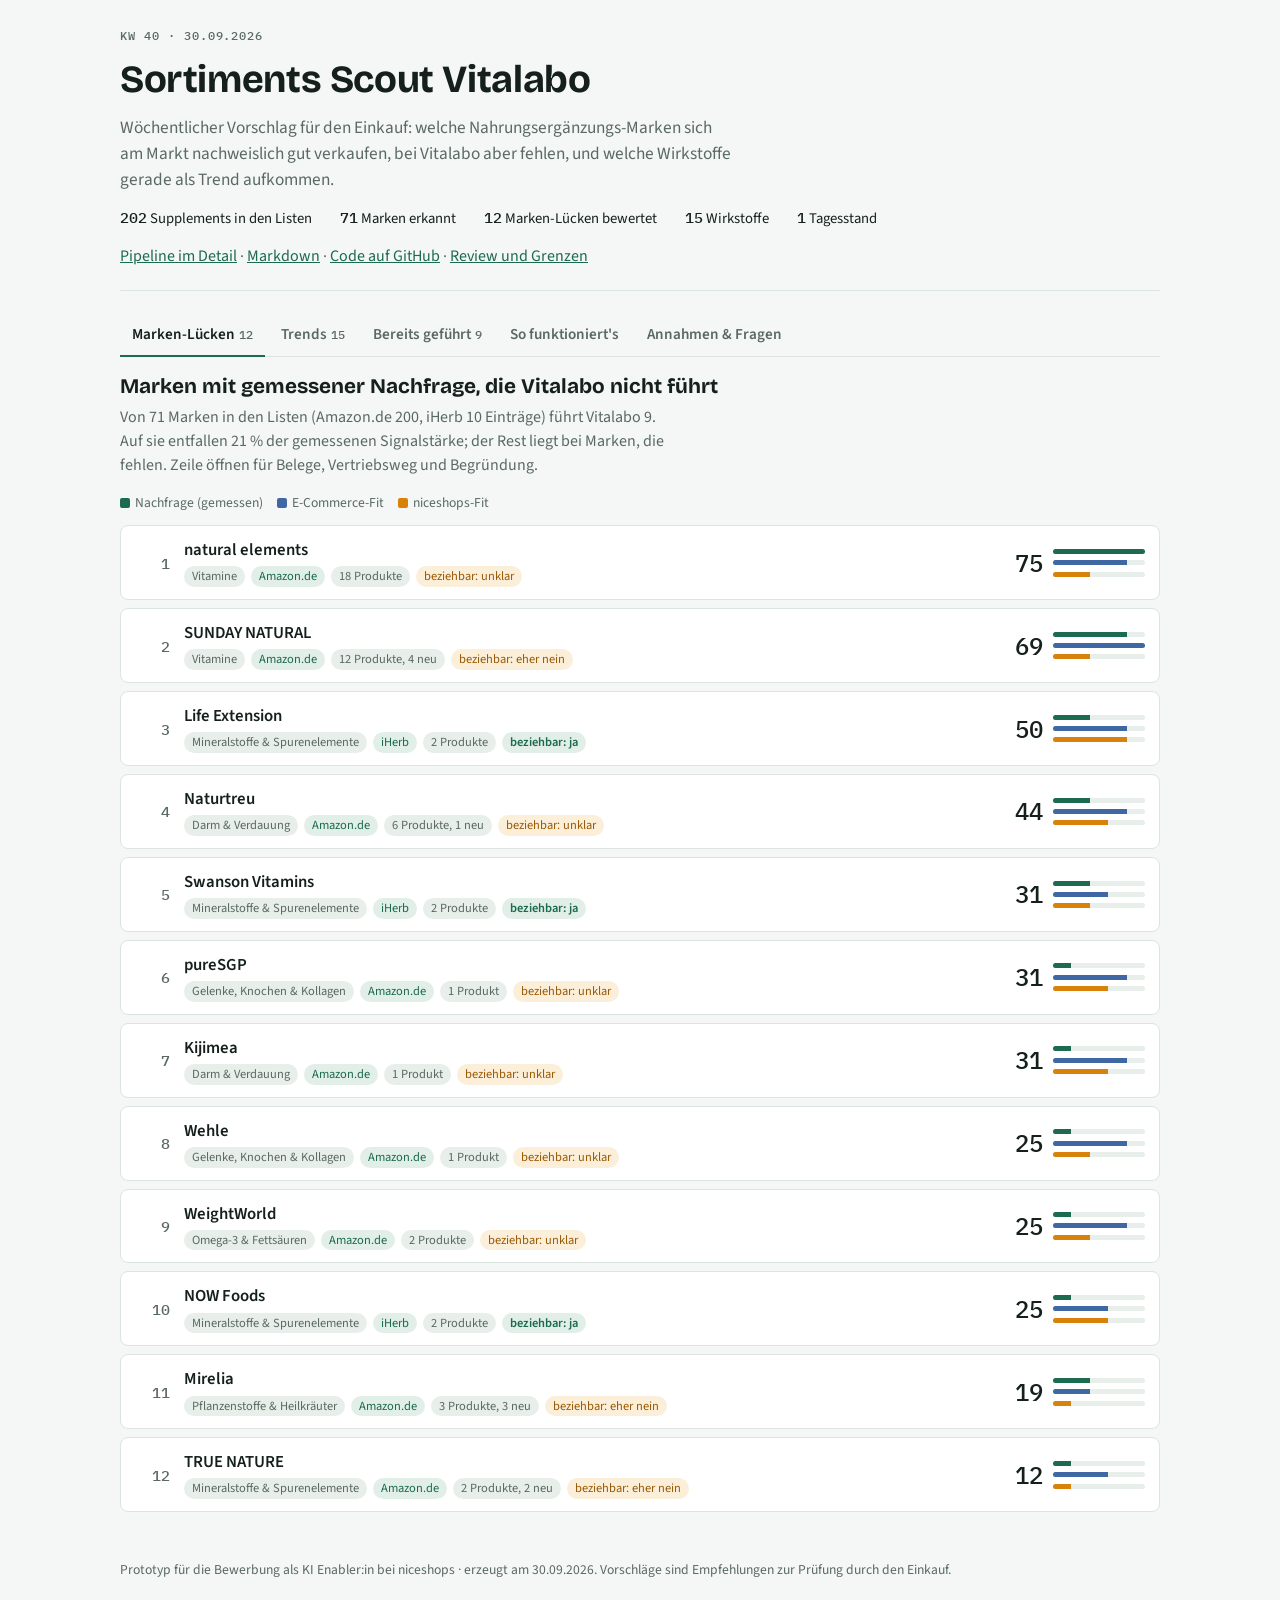
<file: docs/index.html>
<!doctype html>
<html lang="de"><head><meta charset="utf-8"><meta name="viewport" content="width=device-width, initial-scale=1, viewport-fit=cover">
<title>Sortiments Scout Vitalabo</title>
<link rel="preconnect" href="https://fonts.googleapis.com">
<link rel="stylesheet" href="https://fonts.googleapis.com/css2?family=Bricolage+Grotesque:opsz,wght@12..96,500;12..96,700&family=Source+Sans+3:wght@400;600&family=IBM+Plex+Mono:wght@400;500&display=swap">
<style>
/* Layout: ein Arbeitsreport für den Einkauf – Kopf mit Wochen-Kennzahlen, Reiter, darunter scanbare Vorschlagslisten */
:root {
  --bg: #f4f7f5; --surface: #ffffff; --ink: #15201c; --muted: #5a6963; --line: #dce4df;
  --accent: #1c6a50; --accent-soft: #e2efe9;
  --c-demand: #1c6a50; --c-ecom: #3f67a3; --c-fit: #d9820b;
  --warn: #9a5a06; --warn-soft: #fbefd9; --track: #e8eeea;
  --f-display: "Bricolage Grotesque", "Segoe UI", system-ui, sans-serif;
  --f-body: "Source Sans 3", "Segoe UI", system-ui, sans-serif;
  --f-mono: "IBM Plex Mono", ui-monospace, "Cascadia Mono", monospace;
}
@media (prefers-color-scheme: dark) { :root:not([data-theme="light"]) {
  --bg: #0e1412; --surface: #151d1a; --ink: #e2eae6; --muted: #92a29b; --line: #24312c;
  --accent: #5bc49c; --accent-soft: #17302a; --c-demand: #5bc49c; --c-ecom: #86a9e0; --c-fit: #f2a63f;
  --warn: #e7ae55; --warn-soft: #33260f; --track: #22302b; color-scheme: dark } }
:root[data-theme="dark"] {
  --bg: #0e1412; --surface: #151d1a; --ink: #e2eae6; --muted: #92a29b; --line: #24312c;
  --accent: #5bc49c; --accent-soft: #17302a; --c-demand: #5bc49c; --c-ecom: #86a9e0; --c-fit: #f2a63f;
  --warn: #e7ae55; --warn-soft: #33260f; --track: #22302b; color-scheme: dark }

* { box-sizing: border-box }
body { background: var(--bg); color: var(--ink); font: 16px/1.5 var(--f-body); margin: 0 }
.wrap { max-width: 1080px; margin: 0 auto; padding-inline: 20px; padding-block: 28px 64px }
a { color: var(--accent) }
h1, h2, h3 { font-family: var(--f-display); text-wrap: balance; margin: 0; line-height: 1.15 }
h1 { font-size: clamp(1.7rem, 4vw, 2.4rem); font-weight: 700; letter-spacing: -0.01em }
h2 { font-size: 1.3rem; font-weight: 700 }
h3 { font-size: 1.05rem; font-weight: 500 }
.eyebrow { font: 500 0.75rem var(--f-mono); letter-spacing: 0.08em; text-transform: uppercase; color: var(--muted) }
.mono, .num { font-family: var(--f-mono); font-variant-numeric: tabular-nums }
p { margin: 0; max-width: 68ch }
.muted { color: var(--muted) }

header.top { display: grid; gap: 14px; padding-bottom: 22px; border-bottom: 1px solid var(--line) }
.lede { font-size: 1.08rem; color: var(--muted) }
.facts { display: flex; flex-wrap: wrap; gap: 8px 28px; font-size: 0.92rem }
.facts b { font-family: var(--f-mono); font-weight: 500; color: var(--ink) }
.mockbanner { background: var(--warn-soft); color: var(--warn); padding: 10px 14px; border-radius: 6px; font-weight: 600 }

nav.tabs { display: flex; gap: 4px; flex-wrap: wrap; margin-block: 22px 18px; border-bottom: 1px solid var(--line) }
nav.tabs button { font: 600 0.95rem var(--f-body); color: var(--muted); background: none; border: 0; padding: 10px 12px;
  border-bottom: 2px solid transparent; margin-bottom: -1px; cursor: pointer }
nav.tabs button[aria-selected="true"] { color: var(--ink); border-bottom-color: var(--accent) }
nav.tabs button:focus-visible, summary:focus-visible, select:focus-visible { outline: 2px solid var(--accent); outline-offset: 2px }
nav.tabs .count { font: 500 0.75rem var(--f-mono); color: var(--muted); margin-left: 4px }

.intro { display: grid; gap: 6px; margin-bottom: 16px }
.toolbar { display: flex; flex-wrap: wrap; gap: 12px; align-items: center; margin-bottom: 12px; font-size: 0.92rem }
select { font: inherit; color: var(--ink); background: var(--surface); border: 1px solid var(--line); border-radius: 6px; padding: 6px 10px; max-width: 100% }
.legend { display: flex; gap: 14px; flex-wrap: wrap; color: var(--muted); font-size: 0.85rem }
.legend i { display: inline-block; width: 10px; height: 10px; border-radius: 2px; margin-right: 5px; vertical-align: -1px }

.list { display: grid; gap: 8px }
details.item { background: var(--surface); border: 1px solid var(--line); border-radius: 8px }
details.item[open] { border-color: color-mix(in srgb, var(--accent) 40%, var(--line)) }
summary { list-style: none; cursor: pointer; display: grid; grid-template-columns: 2.2rem minmax(0, 1fr) auto; gap: 14px; align-items: center; padding: 12px 14px }
summary::-webkit-details-marker { display: none }
.rank { font: 500 0.95rem var(--f-mono); color: var(--muted); text-align: right }
.who { min-width: 0; display: grid; gap: 3px }
.who .name { font-weight: 600; font-size: 1.05rem }
.chips { display: flex; flex-wrap: wrap; gap: 6px }
.chip { font-size: 0.78rem; padding: 1px 8px; border-radius: 99px; background: var(--track); color: var(--muted); white-space: nowrap }
.chip.new { background: var(--accent-soft); color: var(--accent); font-weight: 600 }
.chip.low { background: var(--warn-soft); color: var(--warn) }
.scorebox { display: grid; grid-template-columns: auto 92px; gap: 2px 10px; align-items: center }
.prio { grid-row: span 3; font: 500 1.5rem var(--f-mono); font-variant-numeric: tabular-nums; min-width: 2.4ch; text-align: right }
.bar { height: 5px; background: var(--track); border-radius: 3px; overflow: hidden }
.bar span { display: block; height: 100% }
.body { padding: 4px 14px 16px calc(2.2rem + 28px); display: grid; gap: 12px; font-size: 0.97rem }
.grid3 { display: grid; grid-template-columns: repeat(auto-fit, minmax(220px, 1fr)); gap: 10px }
.crit { border-top: 3px solid var(--line); padding-top: 6px; display: grid; gap: 2px }
.crit .k { font: 500 0.75rem var(--f-mono); letter-spacing: 0.06em; text-transform: uppercase; color: var(--muted) }
.crit .v { font: 500 1rem var(--f-mono) }
.kv { display: grid; grid-template-columns: 9.5rem minmax(0, 1fr); gap: 4px 14px }
.kv dt { color: var(--muted) } .kv dd { margin: 0; min-width: 0 }
.src { display: flex; flex-direction: column; gap: 2px; font-size: 0.9rem }
.src a { overflow-wrap: anywhere }
.spark { display: block; overflow: visible }
.spark .ln { fill: none; stroke: var(--accent); stroke-width: 2; stroke-linejoin: round; stroke-linecap: round }
.spark .ar { fill: var(--accent-soft); stroke: none }
.spark .pt { fill: var(--accent); stroke: var(--surface); stroke-width: 2 }
.trendcell { display: flex; align-items: center; gap: 10px; flex-wrap: wrap }
.delta { font: 500 0.9rem var(--f-mono); font-variant-numeric: tabular-nums }
.delta.up { color: var(--accent) } .delta.down { color: var(--warn) }
.section-h { display: grid; gap: 4px; margin-block: 26px 12px }
.section-h:first-of-type { margin-top: 4px }
.tag { font: 500 0.72rem var(--f-mono); letter-spacing: 0.06em; text-transform: uppercase; color: var(--accent) }
.prodlist { display: grid; gap: 4px; font-size: 0.92rem; margin: 0; padding-left: 1.1rem }
.chip.amz { background: var(--accent-soft); color: var(--accent) }
.note { background: var(--warn-soft); color: var(--warn); padding: 8px 12px; border-radius: 6px; font-size: 0.92rem }

.tablewrap { overflow-x: auto; background: var(--surface); border: 1px solid var(--line); border-radius: 8px }
table { border-collapse: collapse; width: 100%; font-size: 0.93rem }
th, td { text-align: left; padding: 9px 12px; border-bottom: 1px solid var(--line); vertical-align: top }
th { font: 500 0.75rem var(--f-mono); letter-spacing: 0.06em; text-transform: uppercase; color: var(--muted) }
tr:last-child td { border-bottom: 0 }
td.n { font-family: var(--f-mono); font-variant-numeric: tabular-nums; text-align: right; white-space: nowrap }
.hbar { display: flex; align-items: center; gap: 8px; min-width: 150px }
.hbar span { height: 8px; background: var(--accent); border-radius: 2px }

.prose { display: grid; gap: 26px; max-width: 760px }
.prose section { display: grid; gap: 10px }
.prose ol, .prose ul { margin: 0; padding-left: 1.3rem; display: grid; gap: 6px }
.steps { list-style: none; padding: 0 !important; counter-reset: s; gap: 0 !important }
.steps li { counter-increment: s; display: grid; grid-template-columns: 2.4rem minmax(0,1fr); gap: 10px; padding: 10px 0; border-bottom: 1px solid var(--line) }
.steps li::before { content: counter(s, decimal-leading-zero); font: 500 0.95rem var(--f-mono); color: var(--accent); padding-top: 2px }
.steps b { display: block }
code { font-family: var(--f-mono); font-size: 0.88em; background: var(--track); padding: 1px 5px; border-radius: 4px }
pre { background: var(--surface); border: 1px solid var(--line); border-radius: 8px; padding: 12px 14px; overflow-x: auto; font: 0.85rem/1.5 var(--f-mono); margin: 0 }
.qgroup h3 { margin-bottom: 4px }
footer { margin-top: 48px; color: var(--muted); font-size: 0.85rem }

@media (max-width: 640px) {
  summary { grid-template-columns: 1.6rem minmax(0, 1fr); }
  .scorebox { grid-column: 2; grid-template-columns: auto 1fr; }
  .body { padding-left: 14px }
  .kv { grid-template-columns: 1fr } .kv dt { margin-top: 6px }
}
@media (prefers-reduced-motion: no-preference) { details.item { transition: border-color .15s } }

.spark { display: block; overflow: visible }
.spark .ln { fill: none; stroke: var(--accent); stroke-width: 2; stroke-linejoin: round; stroke-linecap: round }
.spark .ar { fill: var(--accent-soft); stroke: none }
.spark .pt { fill: var(--accent); stroke: var(--surface); stroke-width: 2 }
.trendcell { display: flex; align-items: center; gap: 8px; flex-wrap: wrap }
.delta { font: 500 0.9rem var(--f-mono); font-variant-numeric: tabular-nums }
.delta.up { color: var(--accent) } .delta.down { color: var(--warn) }
.tag { font: 500 0.72rem var(--f-mono); letter-spacing: 0.06em; text-transform: uppercase; color: var(--accent) }
.prodlist { display: grid; gap: 4px; font-size: 0.92rem; margin: 0; padding-left: 1.1rem }
.chip.amz { background: var(--accent-soft); color: var(--accent) }
.flow { display: grid; grid-template-columns: 1fr auto 1fr auto 1fr auto 1fr; gap: 10px; align-items: center }
.fcol { display: grid; gap: 8px; min-width: 0 }
.fbox { background: var(--surface); border: 1px solid var(--line); border-radius: 8px; padding: 8px 10px; font-weight: 600; font-size: 0.9rem; line-height: 1.3 }
.fbox small { display: block; font-weight: 400; color: var(--muted); font-size: 0.8rem; margin-top: 2px }
.fbox.dashed { border-style: dashed; color: var(--muted) }
.fbox.accent { border-color: var(--accent); background: var(--accent-soft) }
.farrow { color: var(--muted); font: 500 1.2rem var(--f-mono) }
@media (max-width: 760px) { .flow { grid-template-columns: 1fr } .farrow { transform: rotate(90deg); justify-self: center } }
</style>

</head><body>
<div class="wrap">
  <header class="top">
    <div class="eyebrow" id="h-eyebrow"></div>
    <h1>Sortiments Scout Vitalabo</h1>
    <p class="lede">Wöchentlicher Vorschlag für den Einkauf: welche Nahrungsergänzungs-Marken sich am Markt nachweislich gut verkaufen, bei Vitalabo aber fehlen, und welche Wirkstoffe gerade als Trend aufkommen.</p>
    <div class="facts" id="h-facts"></div><p class="muted"><a href="pipeline.html">Pipeline im Detail</a> · <a href="PIPELINE.md">Markdown</a> · <a href="https://github.com/Lukas244654/vitalabo-sortiments-scout" target="_blank" rel="noopener noreferrer">Code auf GitHub</a> · <a href="REVIEW.md">Review und Grenzen</a></p>
    <div class="mockbanner" id="nollm" hidden>Testlauf ohne KI: Marken sind grob per Heuristik erkannt, Fit und Trends nicht bewertet.</div>
  </header>

  <nav class="tabs" role="tablist">
    <button role="tab" data-tab="marken">Marken-Lücken<span class="count" id="c-m"></span></button>
    <button role="tab" data-tab="trends">Trends<span class="count" id="c-t"></span></button>
    <button role="tab" data-tab="gefuehrt">Bereits geführt<span class="count" id="c-g"></span></button>
    <button role="tab" data-tab="methode">So funktioniert's</button>
    <button role="tab" data-tab="annahmen">Annahmen &amp; Fragen</button>
  </nav>

  <section data-panel="marken">
    <div class="intro">
      <h2>Marken mit gemessener Nachfrage, die Vitalabo nicht führt</h2>
      <p class="muted" id="m-intro"></p>
    </div>
    <div class="toolbar"><div class="legend"><span><i style="background:var(--c-demand)"></i>Nachfrage (gemessen)</span><span><i style="background:var(--c-ecom)"></i>E-Commerce-Fit</span><span><i style="background:var(--c-fit)"></i>niceshops-Fit</span></div></div>
    <div class="list" id="list-m"></div>
  </section>

  <section data-panel="trends" hidden>
    <div class="intro">
      <h2>Wirkstoffe und Konzepte in den Listen</h2>
      <p class="muted">Aus jedem Produkttitel extrahiert das Sprachmodell den zentralen Wirkstoff. Viele Neuerscheinungen zu einem Wirkstoff sind ein Frühsignal; ein hoher No-Name-Anteil deutet eher auf einen Hype. „Bei Vitalabo“ zählt Produkte im Export, deren Name die Suchbegriffe enthält: Lücke 0, dünn 1–9, abgedeckt ab 10. Varianten wie „Kreatin Monohydrat“ werden unter „Kreatin“ zusammengefasst.</p>
    </div>
    <div class="tablewrap"><table>
      <thead><tr><th>Wirkstoff / Konzept</th><th style="text-align:right">Produkte</th><th style="text-align:right">davon neu</th><th style="text-align:right">No-Name</th><th>Bei Vitalabo</th><th>Einschätzung</th><th class="col-int">Interesse 24 Monate</th></tr></thead>
      <tbody id="tbl-t"></tbody>
    </table></div>
  </section>

  <section data-panel="gefuehrt" hidden>
    <div class="intro">
      <h2>Starke Marken, die Vitalabo bereits führt</h2>
      <p class="muted">Gegenprobe für den Abgleich: Diese Marken stehen ebenfalls in den Listen und wurden korrekt als geführt erkannt, auch wenn Amazon den Namen übersetzt.</p>
    </div>
    <div class="tablewrap"><table>
      <thead><tr><th>Marke in den Listen</th><th>Bei Vitalabo als</th><th style="text-align:right">Produkte</th><th style="text-align:right">Bester Rang</th><th style="text-align:right">Bewertungen</th></tr></thead>
      <tbody id="tbl-g"></tbody>
    </table></div>
  </section>

  <section data-panel="methode" hidden>
    <div class="prose">
      <section>
        <h2>Täglich sammeln, wöchentlich auswerten</h2>
        <div class="flow">
          <div class="fcol"><span class="tag">täglich</span>
            <div class="fbox">Amazon.de Bestseller + Neuerscheinungen<small>Vitamine, Mineralien &amp; Ergänzungsmittel · Apify</small></div>
            <div class="fbox">iHerb Top-Seller<small>Supplements · im Prototyp manuell</small></div>
            <div class="fbox dashed">weitere Signale<small>z. B. Suchen ohne Treffer, Keepa</small></div></div>
          <div class="farrow">→</div>
          <div class="fcol"><span class="tag">wöchentlich</span>
            <div class="fbox">KI normalisiert<small>Marke, Wirkstoff, Warengruppe</small></div>
            <div class="fbox">Verdichten über 7 Tage<small>Rang, Beständigkeit, Bewertungen</small></div></div>
          <div class="farrow">→</div>
          <div class="fcol"><span class="tag">Abgleich</span>
            <div class="fbox">Vitalabo-Bestand<small>Export + Markenliste der Website</small></div>
            <div class="fbox">KI bewertet Fit<small>mit Websuche und Quellen</small></div></div>
          <div class="farrow">→</div>
          <div class="fcol"><span class="tag">Ergebnis</span>
            <div class="fbox accent">Priorisierte Liste für den Einkauf<small>dieser Bericht</small></div></div>
        </div>
      </section>
      <section>
        <h2>Ablauf der wöchentlichen Auswertung</h2>
        <ol class="steps">
          <li><div><b>Signale laden</b>Alle Tagesstände der letzten 7 Tage aus jeder Quelle.</div></li>
          <li><div><b>Normalisieren</b>Ein günstiges Modell liest jeden Produkttitel und liefert Marke, Wirkstoff, Suchbegriffe und Warengruppe. Das ist nötig, weil Amazon Marken teils übersetzt („Double Heart“ ist Doppelherz) und viele Titel keine klare Struktur haben.</div></li>
          <li><div><b>Verdichten</b>Pro Produkt und Marke: bester Rang je Liste, an wie vielen Tagen in der Liste, Bewertungsanzahl. Daraus entsteht die Signalstärke.</div></li>
          <li><div><b>Abgleichen</b>Marken gegen Export und Markenliste von vitalabo.at; Wirkstoffe über Suchbegriffe gegen die Produktnamen im Export.</div></li>
          <li><div><b>Fit bewerten</b>Ein starkes Modell mit Websuche recherchiert für die stärksten Lücken Hersteller, Vertriebsweg und Beziehbarkeit und bewertet E-Commerce- und niceshops-Fit. Für Trends schätzt es ein: echter Trend oder Hype, regulatorische Risiken.</div></li>
          <li><div><b>Priorisieren und berichten</b>Gewichtung im Code, nicht im Modell. Ergebnis als results.json und als diese Seite.</div></li>
        </ol>
      </section>
      <section>
        <h2>Wie priorisiert wird</h2>
        <pre id="formula"></pre>
        <ul>
          <li><b>Nachfrage (gemessen):</b> Signalstärke der Marke relativ zur stärksten Lücke der Woche. Pro Produkt zählt der Rang relativ zur Listenlänge, Bestseller voll, Neuerscheinungen zu 80 %, multipliziert mit dem Anteil der Tage, an denen es in der Liste stand.</li>
          <li><b>E-Commerce-Fit:</b> versandfähig, nicht apotheken- oder verschreibungspflichtig, Wiederkauf und Abo-Eignung, Warenkorbwert.</li>
          <li><b>niceshops-Fit:</b> Premium oder Nische, ergänzt statt kannibalisiert, als Händler beziehbar, passt zur Zielgruppe.</li>
        </ul>
      </section>
      <section>
        <h2>Betrieb und Übertragbarkeit</h2>
        <p>Zwei Befehle: <code>--step collect</code> täglich, <code>--step weekly</code> wöchentlich. In der niceshops-Infrastruktur würde ich beides als Container-Job laufen lassen (z. B. Google Cloud Run Jobs mit Cloud Scheduler), Schlüssel im Secret Manager, den Bericht als Digest in Slack oder Teams. Alles Shop-Spezifische steht in einer Konfigurationsdatei: Positionierung, Amazon-Kategorie, Quellen, Export-Spalten, Gewichte, Modelle. Ein neuer Shop braucht eine neue Datei, keinen neuen Code.</p>
      </section>
      <section>
        <h2>Dieser Lauf</h2>
        <dl class="kv" id="runinfo"></dl>
      </section>
    </div>
  </section>

  <section data-panel="annahmen" hidden>
    <div class="prose">
      <section>
        <h2>Annahmen</h2>
        <ul>
          <li><b>Umfang:</b> Für das MVP nur Nahrungsergänzung (Vitamine, Mineralien, Ergänzungsmittel), keine Sport- und Diätnahrung.</li>
          <li><b>Nachfrage-Proxy:</b> Amazon.de-Bestseller- und Neuheitenlisten sowie die iHerb-Top-Seller. Ränge sind keine Stückzahlen; die Bewertungsanzahl dient als grober Mengen-Hinweis.</li>
          <li><b>Track Record:</b> Dieser Bericht beruht auf einer einzigen Momentaufnahme. Beständigkeit und Aufsteiger werden erst mit täglichen Ständen messbar; der Code ist dafür ausgelegt.</li>
          <li><b>Bestand:</b> Der Export ist ein Teilsortiment. Als geführt gilt eine Marke, wenn sie im Export oder auf vitalabo.at/marken steht.</li>
          <li><b>Beziehbarkeit:</b> Hohe Nachfrage heißt nicht, dass eine Marke an Händler liefert. Reine Direktvertriebs- oder Amazon-Marken werden im niceshops-Fit abgewertet und als „Beziehbarkeit unklar“ markiert.</li>
          <li><b>Amazon ist nicht der Gesamtmarkt:</b> Premiummarken mit Apotheken- oder Therapeutenvertrieb sind dort unterrepräsentiert.</li>
          <li><b>iHerb:</b> Die Top 10 sind im Prototyp manuell erfasst; ein automatischer Abruf ist noch nicht nachgewiesen (Bot-Schutz).</li>
        </ul>
      </section>
      <section>
        <h2>Erkenntnisse aus dem Bau</h2>
        <ul>
          <li>Die Amazon-Kategorie „Nahrungsergänzung“ ist in Wahrheit Sport- und Diätnahrung. Vitamine liegen in einer eigenen Kategorie.</li>
          <li>Die Liste „Movers &amp; Shakers“ liefert mit dem Scraper auf amazon.de keine Daten. Tägliche Momentaufnahmen ersetzen sie: Aufsteiger werden aus dem Rangverlauf berechnet.</li>
          <li>Der Scraper liefert Seiten teils doppelt; die Pipeline dedupliziert nach Liste und Rang.</li>
          <li>Amazon übersetzt Markennamen. Ein reiner Textabgleich würde Doppelherz als Lücke melden; deshalb normalisiert ein Sprachmodell.</li>
        </ul>
      </section>
      <section>
        <h2>Fragen an eure Expert:innen</h2>
        <div class="qgroup"><h3>Einkauf</h3><ul>
          <li>Gibt es Marken, die bewusst nicht gelistet oder ausgelistet wurden? Die gehören als Sperrliste in die Konfiguration.</li>
          <li>Welche Kriterien entscheiden über eine Listung: Marge, Mindestmenge, Exklusivität, Distributor?</li>
          <li>Liefern Direktvertriebsmarken wie natural elements oder Sunday Natural überhaupt an Händler, oder gab es schon Kontakt?</li>
        </ul></div>
        <div class="qgroup"><h3>Daten</h3><ul>
          <li>Kann der Scout auf Shop-Suchen ohne Treffer zugreifen? Das wäre das stärkste Signal für latente Nachfrage der eigenen Kund:innen.</li>
          <li>Gibt es eine interne Warengruppenstruktur und Umsatz je Warengruppe?</li>
          <li>Gibt es Lizenzen für Keepa, Sistrix oder ähnliche Marktdaten?</li>
        </ul></div>
        <div class="qgroup"><h3>Regulatorik und Prozess</h3><ul>
          <li>Welche Wirkstoffe sind tabu oder heikel (Novel Food, Health Claims, Höchstmengen je Land)?</li>
          <li>Wer arbeitet mit dem Bericht, und in welchem Kanal soll er ankommen? Wie viele Vorschläge pro Woche sind prüfbar?</li>
        </ul></div>
      </section>
      <section>
        <h2>Nächste Schritte</h2>
        <ol>
          <li><b>Betrieb:</b> Täglicher Sammler und wöchentliche Auswertung als geplanter Job, Kostenlimit, Digest in den Team-Kanal.</li>
          <li><b>Bessere Amazon-Daten:</b> Keepa-API (ab 49 € pro Monat) liefert Kaufzähler, Rangverlauf und 30/90-Tage-Durchschnitte; das tägliche Scrapen entfällt.</li>
          <li><b>Eigene Signale:</b> Suchen ohne Treffer, Search Console, Kundenanfragen.</li>
          <li><b>Feedback-Schleife:</b> Der Einkauf markiert Vorschläge als gelistet, abgelehnt oder beobachten. Das speist die Sperrliste und kalibriert die Gewichte. Erfolgsmaß: Anteil gelisteter Vorschläge und deren Umsatz nach 3 Monaten.</li>
          <li><b>Rollout:</b> weitere Kategorien, Märkte (Amazon.fr, .it) und Shops über die Konfiguration.</li>
        </ol>
      </section>
    </div>
  </section>

  <footer id="foot"></footer>
</div>

<script>
const DATA = {"meta": {"shop": "Vitalabo", "shop_url": "https://www.vitalabo.at", "date": "2026-09-30", "week": 40, "window_days": 7, "signals": {"amazon": {"dates": ["2026-09-30"], "items": 200}, "iherb": {"dates": ["2026-09-30"], "items": 10}}, "amazon_category": "Vitamine, Mineralien & Ergänzungsmittel (Amazon.de)", "vitalabo_products": 4520, "vitalabo_brands": 333, "models": {"classify": "anthropic/claude-sonnet-5.5", "research": "anthropic/claude-sonnet-5.5"}, "llm": true, "stats": {"calls": 2, "cached": 0, "prompt_tokens": 289327, "completion_tokens": 21519, "cost_usd": 1.013844}, "weights": {"demand": 0.5, "ecommerce_fit": 0.25, "niceshops_fit": 0.25}, "runtime_s": 160}, "summary": {"days": 1, "n_products": 209, "n_relevant": 202, "n_brands": 71, "n_brands_carried": 9, "share_signal_carried": 21}, "brand_gaps": [{"brand": "natural elements", "signal": 9.57, "n_products": 18, "n_new": 0, "sources": ["amazon"], "lists": ["bestsellers"], "reviews": 220900, "best_rank": 2, "category": "Vitamine", "carried_as": null, "products": [{"source": "amazon", "name": "natural elements Magnesium Bisglycinat - Premium: Chelatiertes Magnesium - 180 Kapseln - 300mg elementares Magnesium pro Tagesdosis - Laborgeprüft, vegan, hochdosiert", "url": "https://www.amazon.de/dp/B07NS14648", "best": {"bestsellers": 2}, "days_present": 1, "reviews": 11193, "rating": 4.6, "price": 17.99, "lists": ["bestsellers"]}, {"source": "amazon", "name": "natural elements Omega 3 - 365 capsules - 2000 mg fish oil per daily dose - with EPA and DHA in triglyceride form - laboratory tested and elaborately cleaned", "url": "https://www.amazon.de/dp/B082FH6GDL", "best": {"bestsellers": 5}, "days_present": 1, "reviews": 18298, "rating": 4.6, "price": 22.49, "lists": ["bestsellers"]}, {"source": "amazon", "name": "natural elements Magnesium Komplex - Premium: Aus 5 hochwertigen Verbindungen - 400mg elementares Magnesium pro Tagesdosis - Laborgeprüft, vegan, hochdosiert", "url": "https://www.amazon.de/dp/B07NS4RX11", "best": {"bestsellers": 7}, "days_present": 1, "reviews": 11841, "rating": 4.7, "price": 17.24, "lists": ["bestsellers"]}, {"source": "amazon", "name": "natural elements Vitamin D3 + K2 Depot – 180 Tabletten – Premium-Qualität: K2VITAL® von Kappa – 99,7+% All-Trans K2-MK7 + 5000 IE Vitamin D3 – hochdosiert, ohne Zusätze – laborgeprüfte Qualität", "url": "https://www.amazon.de/dp/B01M36DP4F", "best": {"bestsellers": 13}, "days_present": 1, "reviews": 22453, "rating": 4.6, "price": 18.74, "lists": ["bestsellers"]}, {"source": "amazon", "name": "natural elements Organic Ashwagandha - KSM-66 Premium Raw Material (180 Capsules with Above Average Range) - 5% Withanolide Content - Laboratory Tested, Vegan and High Dose", "url": "https://www.amazon.de/dp/B08ZDCP3HB", "best": {"bestsellers": 21}, "days_present": 1, "reviews": 11404, "rating": 4.5, "price": 20.24, "lists": ["bestsellers"]}], "fit": {"brand": "natural elements", "herkunft": "Deutschland (natural elements GmbH, Düsseldorf; laut Testportal 2016 gegründet)", "beschreibung": "Reichweitenstarke Online-Marke für Standard-Vitamine und -Mineralien (v. a. Magnesium-Varianten) im mittleren Preissegment, Amazon-getrieben.", "vertrieb": "<cite index='6-6,6-7'>Laut einem Testportal (Artikel ca. 5 Jahre alt) werden die Waren ausschließlich online vertrieben, in Deutschland über Amazon.<\/cite> <cite index='9-8'>Auf Shop-Apotheke tritt die Marke inzwischen als Marktplatz-Partner auf (Verkauf und Versand durch Partner).<\/cite> Auch auf Kaufland gelistet.", "beziehbar": "unklar", "begruendung": "Die Marke wird über Amazon, Kaufland und Apotheken-Marktplätze verkauft, ein klassischer Großhandel ist nicht belegt. Ob ein Händler-Konditionenmodell existiert, ist unklar und müsste direkt angefragt werden.", "scores": {"ecommerce_fit": {"score": 4, "grund": "Kapseln sind lagerfähig, versandfreundlich und nicht apothekenpflichtig. Magnesium wird täglich genommen (hoher Wiederkauf, Abo-tauglich); Jahresvorrat-Packs erhöhen den Warenkorb."}, "niceshops_fit": {"score": 2, "grund": "Der Magnesium-Markt ist Massenmarkt und stark preisgetrieben. Die Marke ist Amazon-zentriert, ein Distributor ist nicht belegt, und Kannibalisierung mit vorhandenen Magnesium-Marken ist wahrscheinlich."}}, "quellen": ["https://test-im-netz.de/nahrungsergaenzung/nahrungsergaenzungsmittel-natural-elements/", "https://www.shop-apotheke.com/marken/natural-elements/", "https://www.amazon.de/Magnesium-Komplex-aus-Formen-Einf%C3%BChrungspreis/dp/B07NS4RX11"]}, "score_demand": 5, "score_ecommerce": 4, "score_niceshops": 2, "priority": 75, "fit_estimated": false, "rank": 1}, {"brand": "SUNDAY NATURAL", "signal": 8.05, "n_products": 12, "n_new": 4, "sources": ["amazon"], "lists": ["bestsellers", "new-releases"], "reviews": 9606, "best_rank": 1, "category": "Vitamine", "carried_as": null, "products": [{"source": "amazon", "name": "SUNDAY NATURAL® Vitamin D3 K2 Tablets - 99.8% All-Trans MK-7 & 2,000 IU Vitamin D - 180 Tablets - Vegan, High Dose - No Unnecessary Additives - Laboratory Tested in Germany - Perfect for Sharing", "url": "https://www.amazon.de/dp/B0H9Z5GRGX", "best": {"bestsellers": 54, "new-releases": 1}, "days_present": 1, "reviews": 49, "rating": 4.8, "price": 16.9, "lists": ["bestsellers", "new-releases"]}, {"source": "amazon", "name": "SUNDAY NATURAL® Magnesium Bisglycinate - 240 Capsules - 300mg Pure Magnesium per Daily Dose - Depot Magnesium Glycinate as Organic Amino Acid Chelate - Laboratory Tested, Vegan", "url": "https://www.amazon.de/dp/B0FMS51PCG", "best": {"bestsellers": 3}, "days_present": 1, "reviews": 2230, "rating": 4.5, "price": 19.9, "lists": ["bestsellers"]}, {"source": "amazon", "name": "SUNDAY NATURAL® Magnesium Complex – 240 Capsules – 400 mg per Day – Made from 7 Compounds: Magnesium Bisglycinate, Citrate, Malate, Lactate, Ascorbate, Oxide, Lysinate – Vegan, Laboratory Tested", "url": "https://www.amazon.de/dp/B0FMS3V43J", "best": {"bestsellers": 6}, "days_present": 1, "reviews": 2605, "rating": 4.6, "price": 16.9, "lists": ["bestsellers"]}, {"source": "amazon", "name": "SUNDAY NATURAL® Vitamin D3 + K2 Drops - Premium: 99.8+% All-Trans + Highly Bioavailable Vitamin D3 - Laboratory Tested in Germany, High Dose, Liquid - Perfect for Sharing", "url": "https://www.amazon.de/dp/B0FMS3FM95", "best": {"bestsellers": 11}, "days_present": 1, "reviews": 1437, "rating": 4.7, "price": 14.9, "lists": ["bestsellers"]}, {"source": "amazon", "name": "SUNDAY NATURAL® Omega 3 Vegan - 120 Softgel Capsules - 1,000 mg Algae Oil per Daily Dose: 350 mg DHA and 180 mg EPA (2 Capsules) - Easily Swallowable Omega 3 Capsules - Laboratory Tested", "url": "https://www.amazon.de/dp/B0FMS1Q53F", "best": {"bestsellers": 20}, "days_present": 1, "reviews": 797, "rating": 4.6, "price": 24.9, "lists": ["bestsellers"]}], "fit": {"brand": "SUNDAY NATURAL", "herkunft": "Deutschland (Sunday Natural Products GmbH, Berlin, gegründet 2013)", "beschreibung": "Premium-D2C-Marke mit über 1.500 Produkten, eigener Produktion und Logistik. Sie steht für 'True Clean Label' und Laborberichte.", "vertrieb": "<cite index='12-1'>Sunday Natural beschreibt sich als Direct-to-Consumer-Onlineunternehmen in Deutschland und Europa.<\/cite> <cite index='14-10'>Fertigung, Logistik und Lager werden in Eigenregie betrieben.<\/cite> Amazon ist zusätzlich ein Kanal, denn die Marke taucht in den Amazon-Listen auf.", "beziehbar": "eher nein", "begruendung": "<cite index='14-7'>Seit Januar 2024 ist CVC Capital Partners beteiligt, um die internationale Expansion voranzutreiben.<\/cite> Die Marke lebt von der eigenen Kundenbeziehung und dem Direktvertrieb. Ein Händlerprogramm habe ich nicht gefunden, und Sunday konkurriert als Vollsortimenter direkt mit dem Shop.", "scores": {"ecommerce_fit": {"score": 5, "grund": "Sehr breites Sortiment mit täglich genommenen Basics (Vitamin D3/K2, Magnesium, Omega-3), lagerfähig, hoher Wiederkauf und gut für Abos. Die Marke hat Skaleneffekte und wenig Beratungsaufwand."}, "niceshops_fit": {"score": 2, "grund": "Die Marke passt zur Zielgruppe und zum Premium-Anspruch. Der Bezug ist aber unrealistisch, weil sie reiner D2C-Anbieter mit eigener Produktion ist. Ein Listing würde bei D3/K2 und Magnesium mit dem Bestand kannibalisieren."}}, "quellen": ["https://de.wikipedia.org/wiki/Sunday_Natural", "https://www.meinpraktikum.de/unternehmen/sunday-natural-products-gmbh", "https://www.sunday.de/wissen/grounding-page/"]}, "score_demand": 4, "score_ecommerce": 5, "score_niceshops": 2, "priority": 69, "fit_estimated": false, "rank": 2}, {"brand": "Life Extension", "signal": 1.4, "n_products": 2, "n_new": 0, "sources": ["iherb"], "lists": ["topsellers"], "reviews": 0, "best_rank": 2, "category": "Mineralstoffe & Spurenelemente", "carried_as": null, "products": [{"source": "iherb", "name": "Life Extension Lithium, 1.000 mcg, 100 pflanzliche Kapseln", "url": "https://de.iherb.com/catalog/topsellers", "best": {"topsellers": 2}, "days_present": 1, "reviews": null, "rating": null, "price": null, "lists": ["topsellers"]}, {"source": "iherb", "name": "Life Extension BioActive Complete B-Complex, 60 pflanzliche Kapseln", "url": "https://de.iherb.com/catalog/topsellers", "best": {"topsellers": 6}, "days_present": 1, "reviews": null, "rating": null, "price": null, "lists": ["topsellers"]}], "fit": {"brand": "Life Extension", "herkunft": "USA (gegründet 1980 als Life Extension Foundation). Europa-Vertrieb über Life Extension Europe B.V. (Niederlande).", "beschreibung": "Wissenschaftsorientierte Longevity-/Premium-Marke mit hochdosierten, spezialisierten Formeln (hier: Lithium 1.000 mcg).", "vertrieb": "<cite index='51-4'>Life Extension Europe versendet aus den Niederlanden in über 30 europäische Länder.<\/cite> Die Produkte gibt es außerdem bei Apotheken-Marktplätzen wie Shop-Apotheke und Aponeo.", "beziehbar": "ja", "begruendung": "<cite index='52-4,52-5'>Life Extension Europe bietet Partnern EU-Formeln mit mehrsprachigem Etikett für ausgewählte Märkte an.<\/cite> Es gibt also einen europäischen Distributor mit Partnerprogramm. Der Lithium-Artikel (Regulatorik in der EU) und das EU-Etikett sind vor einer Listung zu prüfen.", "scores": {"ecommerce_fit": {"score": 4, "grund": "Hochpreisige, erklärungsbedürftige Präparate mit großem Warenkorb, versandfähig und lagerfähig. Die Zielgruppe kauft regelmäßig nach. Der Beratungsbedarf ist höher, und einzelne Formeln (z. B. Lithium) sind rechtlich riskant."}, "niceshops_fit": {"score": 4, "grund": "Premium-Nische mit Longevity-Positionierung, die zu Pure Encapsulations/Burgerstein passt. Der Bezug über den EU-Distributor ist realistisch und der Markenauftritt DACH-tauglich."}}, "quellen": ["https://www.lifeextensioneurope.de/lernen-sie/ueber-uns/", "https://www.lifeextensioneurope.de/partner-homepage/", "https://www.shop-apotheke.com/marken/life-extension/"]}, "score_demand": 2, "score_ecommerce": 4, "score_niceshops": 4, "priority": 50, "fit_estimated": false, "rank": 3}, {"brand": "Naturtreu", "signal": 2.3, "n_products": 6, "n_new": 1, "sources": ["amazon"], "lists": ["bestsellers", "new-releases"], "reviews": 17702, "best_rank": 17, "category": "Darm & Verdauung", "carried_as": null, "products": [{"source": "amazon", "name": "NATURTREU® Multivitamin & Minerals for Women - Vitamins for Women | No added sugar, 120 capsules for 60 days carefree all-round supply, iodine-free and vegan", "url": "https://www.amazon.de/dp/B0H3NXYSQ1", "best": {"new-releases": 17}, "days_present": 1, "reviews": 31, "rating": 4.7, "price": 16.14, "lists": ["new-releases"]}, {"source": "amazon", "name": "Naturtreu Magnesium Complex High Dose 180 Capsules | Magnesium Complex with: magnesium citrate, magnesium bisglycinate, malate and magnesium oxide - vegan", "url": "https://www.amazon.de/dp/B07XCW3MYS", "best": {"bestsellers": 34}, "days_present": 1, "reviews": 3583, "rating": 4.7, "price": 18.69, "lists": ["bestsellers"]}, {"source": "amazon", "name": "NATURTREU® Culture Complex Enteric Juice Resistant & Vegan - 23 Bacterial | Without inulin - complex with lactobacillus and bifidobacteria - 60 capsules", "url": "https://www.amazon.de/dp/B09WR2PN95", "best": {"bestsellers": 64}, "days_present": 1, "reviews": 4450, "rating": 4.4, "price": 17.84, "lists": ["bestsellers"]}, {"source": "amazon", "name": "NATURTREU® Culture Complex for Women Intimate Flora with 100 Billion CbE/g | With lactic acid bacteria, cranberry and vitamin B - 7 Lactobacillus strains - 1 capsule per day", "url": "https://www.amazon.de/dp/B0CK4KY5WV", "best": {"bestsellers": 69}, "days_present": 1, "reviews": 1437, "rating": 4.6, "price": 21.24, "lists": ["bestsellers"]}, {"source": "amazon", "name": "Naturtreu Nettle Capsules Complex with Horse Chestnut Extract | and red vine leaves, vegan and without chemical strong drainage tablets - 90 water tablets", "url": "https://www.amazon.de/dp/B08N181MJR", "best": {"bestsellers": 78}, "days_present": 1, "reviews": 3397, "rating": 4.2, "price": 22.94, "lists": ["bestsellers"]}], "fit": {"brand": "Naturtreu", "herkunft": "Deutschland (ZENKOH GmbH; Angaben zum Sitz widersprüchlich: Hamburg/Buxtehude/Leverkusen; Gründung 2017/2018)", "beschreibung": "Vegane Komplexpräparate mit ausgeprägtem Lifestyle-Branding ('Made in Germany'), die Wirkstoffkombinationen statt Einzelstoffe verkaufen.", "vertrieb": "<cite index='24-6'>Der eigene Shop läuft auf Shopify.<\/cite> Zusätzlich sind Produkte bei DocMorris und Shop-Apotheke (dort als Partnerangebote) gelistet und über Amazon erhältlich.", "beziehbar": "unklar", "begruendung": "<cite index='26-11'>Naturtreu betont, unabhängig von externen Investoren zu agieren und sich in der DACH-Region als Marktführer etablieren zu wollen.<\/cite> Die Marke ist bereits in Apotheken-Onlineshops präsent, ein Händlerkonditionenmodell habe ich aber nicht gefunden. Eine Anfrage lohnt sich.", "scores": {"ecommerce_fit": {"score": 4, "grund": "Kapseln und Pulver lassen sich gut versenden und lagern. Die Produkte sind für die tägliche Einnahme gedacht (Wiederkauf, Abo) und nicht apothekenpflichtig. Die Beratung ist wegen der Komplexformeln etwas aufwendiger."}, "niceshops_fit": {"score": 3, "grund": "Vegan und 'Made in Germany' passen zum Shop, und die Marke ist im DACH-Raum verankert. Sie arbeitet stark mit Influencer- und Performance-Marketing (kein echter Nischenanbieter) und ist schon breit online verfügbar. Der Bezug ist nicht belegt."}}, "quellen": ["https://www.naturheilverfahren.de/anbieter/naturtreu/", "https://www.docmorris.de/marken/naturtreu", "https://www.shop-apotheke.com/marken/naturtreu/", "https://naturtreu.de/"]}, "score_demand": 2, "score_ecommerce": 4, "score_niceshops": 3, "priority": 44, "fit_estimated": false, "rank": 4}, {"brand": "Swanson Vitamins", "signal": 1.7, "n_products": 2, "n_new": 0, "sources": ["iherb"], "lists": ["topsellers"], "reviews": 0, "best_rank": 1, "category": "Mineralstoffe & Spurenelemente", "carried_as": null, "products": [{"source": "iherb", "name": "Swanson Vitamins Lithiumorotat, 5 mg, 60 pflanzliche Kapseln", "url": "https://de.iherb.com/catalog/topsellers", "best": {"topsellers": 1}, "days_present": 1, "reviews": null, "rating": null, "price": null, "lists": ["topsellers"]}, {"source": "iherb", "name": "Swanson Vitamins Melatonin, 3 mg, 60 vegane Kapseln", "url": "https://de.iherb.com/catalog/topsellers", "best": {"topsellers": 4}, "days_present": 1, "reviews": null, "rating": null, "price": null, "lists": ["topsellers"]}], "fit": {"brand": "Swanson Vitamins", "herkunft": "USA (Swanson Health Products, Fargo/North Dakota, gegründet 1969)", "beschreibung": "US-Volumenmarke mit tausenden Vitaminen, Mineralien und Kräuterextrakten zu günstigen Preisen. In den Listen steht Lithiumorotat 5 mg.", "vertrieb": "<cite index='31-6'>Swanson hat autorisierte Distributoren und Händler weltweit.<\/cite> <cite index='31-2'>Der Distributor für Europa ist Swanson Health Products Europe.<\/cite> Die Marke ist auch über iHerb, Amazon, HSN und B2B-Plattformen wie Qogita erhältlich.", "beziehbar": "ja", "begruendung": "<cite index='37-5'>Swanson Europe nimmt Distributor-Anträge für Großhandelskonten entgegen.<\/cite> Für das gelistete Lithiumorotat gibt es nach meinem Kenntnisstand (hier nicht per Recherche belegt) eine rechtliche Grauzone bei Nahrungsergänzungsmitteln in DACH. Das müsste vor einer Listung geklärt werden.", "scores": {"ecommerce_fit": {"score": 3, "grund": "Das Sortiment ist versand- und lagerfähig mit wiederkehrenden Produkten. Der niedrige Preis ergibt aber kleine Warenkörbe. Bei Lithiumorotat gibt es Rechtsrisiken, und viele US-Formeln haben keine EU-Etiketten."}, "niceshops_fit": {"score": 2, "grund": "Der Bezug über einen Distributor ist realistisch. Swanson ist aber preisorientierte Volumenware ohne Premium-Anmutung, die iHerb-Kunden schon abdeckt. Kein Bewertungsbeleg (0 Reviews) für den gelisteten Artikel, die Nachfrage beruht auf einer Ranglisten-Momentaufnahme."}}, "quellen": ["https://www.swansonvitamins.com/pages/landing-pages_international", "https://swansoneurope.com/distributors_application.php", "https://www.qogita.com/brands/swanson/"]}, "score_demand": 2, "score_ecommerce": 3, "score_niceshops": 2, "priority": 31, "fit_estimated": false, "rank": 5}, {"brand": "pureSGP", "signal": 0.93, "n_products": 1, "n_new": 0, "sources": ["amazon"], "lists": ["bestsellers"], "reviews": 3162, "best_rank": 8, "category": "Gelenke, Knochen & Kollagen", "carried_as": null, "products": [{"source": "amazon", "name": "pureSGP® Collagen [300g]: Pure Collagen in Pharmacy Quality | Bioactive premium peptides made from high-quality collagen hydrolysate. With vitamin C and biotin, neutral in taste", "url": "https://www.amazon.de/dp/B0DCK62NKS", "best": {"bestsellers": 8}, "days_present": 1, "reviews": 3162, "rating": 4.5, "price": 35.95, "lists": ["bestsellers"]}], "fit": {"brand": "pureSGP", "herkunft": "Deutschland (PharmaSGP GmbH, Gräfelfing bei München)", "beschreibung": "Apothekennahe Marke eines Pharmaunternehmens für Kollagen-Peptide (300/600/900 g) mit Fokus auf die Zielgruppe 40+.", "vertrieb": "<cite index='85-4'>Auf Amazon verkauft PharmaSGP selbst.<\/cite> Zusätzlich ist die Marke bei dm, Shop-Apotheke und weiteren Online-Apotheken gelistet. Dazu kommt der eigene Shop puresgp.de.", "beziehbar": "unklar", "begruendung": "<cite index='81-2'>Die Marke wirbt mit dem Slogan 'Direkt vom Hersteller' und pharmazeutischer Expertise.<\/cite> Weil sie bei dm und Apotheken gelistet ist, gibt es aber Handelsbeziehungen. Ob ein Onlinehändler ohne Apotheken-Lizenz beliefert wird, ist offen.", "scores": {"ecommerce_fit": {"score": 4, "grund": "Kollagenpulver ist ein klassisches Abo-Produkt (tägliche Einnahme, Wiederkauf), lagerfähig, ohne Rezeptpflicht, mit großen Packungen für höhere Warenkörbe."}, "niceshops_fit": {"score": 3, "grund": "Der Pharma-Hintergrund und die 'Apothekenqualität' passen zur Zielgruppe. Das Produkt ist aber ein Standard-Kollagenpulver mit starkem Marketingdruck, und der Bezug ist wegen der Direktvermarktung (Amazon, eigener Shop) ungeklärt. Die Marke gehört zur selben Firmengruppe wie Kijimea."}}, "quellen": ["https://puresgp.de/products/puresgp-kollagen-peptide", "https://www.amazon.de/pureSGP%C2%AE-Kollagen-Apothekenqualit%C3%A4t-Kollagenhydrolysat-Geschmacksneutral/dp/B0DCK62NKS", "https://www.dm.de/p/d/3095179/puresgp-kollagen-peptide-pulver", "https://www.shop-apotheke.com/fitness/19120155/puresgp-kollagen-peptide.htm"]}, "score_demand": 1, "score_ecommerce": 4, "score_niceshops": 3, "priority": 31, "fit_estimated": false, "rank": 6}, {"brand": "Kijimea", "signal": 0.92, "n_products": 1, "n_new": 0, "sources": ["amazon"], "lists": ["bestsellers"], "reviews": 12254, "best_rank": 9, "category": "Darm & Verdauung", "carried_as": null, "products": [{"source": "amazon", "name": "Kijimea® K53 Advance - Intestinal Bacteria High Dose | 53 Selected Bacteria Strains from the Intestinal Flora | With Biotin | >500 Billion CFU per Month Pack | Lactose Free | Gluten Free - 30 Capsules", "url": "https://www.amazon.de/dp/B0H3QQ2VFW", "best": {"bestsellers": 9}, "days_present": 1, "reviews": 12254, "rating": 4.4, "price": 32.99, "lists": ["bestsellers"]}], "fit": {"brand": "Kijimea", "herkunft": "Deutschland (Synformulas GmbH, Gräfelfing; Schwesterunternehmen der PharmaSGP-Gruppe)", "beschreibung": "Darmflora-Marke mit Mikrokulturen (K53 Advance, 53 Bakterienstämme) im Apothekensegment und gezielter Reizdarm-Ansprache.", "vertrieb": "<cite index='102-10'>Das Produkt ist laut Apothekenportal weder rezept- noch apothekenpflichtig.<\/cite> Vertrieb primär über Apotheken (stationär und online) sowie Amazon und den eigenen Shop. <cite index='103-6'>Der Hersteller ist auch in Österreich mit einer Website vertreten (kijimea.at).<\/cite>", "beziehbar": "unklar", "begruendung": "Kijimea ist eine klassische Apothekenmarke mit starkem Direktmarketing. Ein Bezug über Pharma-Großhandel wäre denkbar, eine Belieferung von Nicht-Apotheken ist aber nicht belegt.", "scores": {"ecommerce_fit": {"score": 4, "grund": "Hohe Warenkörbe (<cite index='103-3'>K53 Advance 56 St ca. 60 €<\/cite>) und Kur-Charakter mit Nachkauf. Kapseln sind versandfähig, benötigen aber teilweise Kühlung/Feuchteschutz und Beratung. Die Pharmanähe (Reizdarm-Indikation) erhöht das Werbe-/Claim-Risiko."}, "niceshops_fit": {"score": 3, "grund": "Passende Premium-Nische im Darmbereich mit starker Bekanntheit in DACH. Eine Apothekenmarke mit Eigen-Marketing, bei der der Zugang für Nicht-Apotheken unklar ist."}}, "quellen": ["https://www.shop-apotheke.com/arzneimittel/18379773/kijimea-k53-advance.htm", "https://www.pharmaphant.de/probiotika-und-darmflora/kijimea-k53-advance-kapseln/18379773.html", "https://www.shop-apotheke.com/marken/kijimea/"]}, "score_demand": 1, "score_ecommerce": 4, "score_niceshops": 3, "priority": 31, "fit_estimated": false, "rank": 7}, {"brand": "Wehle", "signal": 0.97, "n_products": 1, "n_new": 0, "sources": ["amazon"], "lists": ["bestsellers"], "reviews": 20072, "best_rank": 4, "category": "Gelenke, Knochen & Kollagen", "carried_as": null, "products": [{"source": "amazon", "name": "Wehle Collagen Pulver – 1000g Peptide Typ 1, 2 & 3, Kollagen Hydrolysat | Collapure® branded raw material, neutral in taste - produced in Germany, laboratory tested", "url": "https://www.amazon.de/dp/B071P67LCY", "best": {"bestsellers": 4}, "days_present": 1, "reviews": 20072, "rating": 4.7, "price": 36.33, "lists": ["bestsellers"]}], "fit": {"brand": "Wehle", "herkunft": "Deutschland (Sportnahrung Wehle / Wehle Sports, Berlin)", "beschreibung": "Collagen-Spezialist aus der Sportnahrung mit dem Markenrohstoff CollaPure (Typ I, II, III), Pulver und Kapseln, preisaggressiv.", "vertrieb": "<cite index='60-4'>Wehle Sports ist eine Marke des deutschen Herstellers Sportnahrung Wehle.<\/cite> Die Produkte gibt es im eigenen Shop, bei Amazon und über Shop-Apotheke. Der Amazon-Verkauf läuft laut einer Berichterstattung mit häufigen Sonderangeboten.", "beziehbar": "unklar", "begruendung": "Die Marke setzt stark auf Direktvertrieb und Amazon. Ein Großhandelsprogramm habe ich nicht gefunden, ein Preiskampf im Sportnahrungsstil ist zu erwarten.", "scores": {"ecommerce_fit": {"score": 4, "grund": "Kollagenpulver ist lagerfähig, hat 1-kg-Packungen für größere Warenkörbe und wird regelmäßig nachgekauft (Abo-tauglich). Der Beratungs- und Retourenaufwand ist gering."}, "niceshops_fit": {"score": 2, "grund": "Sportnahrungs-Image und Rabattpolitik passen nur begrenzt zum Premium-Umfeld. Hoher Amazon-Anteil, kein belegter Händlerzugang. Das Segment ist zudem stark besetzt (Kannibalisierung mit Kollagen-Bestand)."}}, "quellen": ["https://www.shop-apotheke.com/marken/wehle-sports/", "https://sportnahrung-wehle.de/", "https://www.pcgameshardware.de/Amazon-Firma-17639/News/Schon-zehntausendfach-bestellt-Amazon-verramscht-Kollagen-Vergleichssieger-aus-Deutschland-1479665/"]}, "score_demand": 1, "score_ecommerce": 4, "score_niceshops": 2, "priority": 25, "fit_estimated": false, "rank": 8}, {"brand": "WeightWorld", "signal": 0.97, "n_products": 2, "n_new": 0, "sources": ["amazon"], "lists": ["bestsellers"], "reviews": 24968, "best_rank": 14, "category": "Omega-3 & Fettsäuren", "carried_as": null, "products": [{"source": "amazon", "name": "WeightWorld Omega 3 Soft Capsules - 2000mg Fish Oil - 660mg EPA & 440mg DHA | 1100 mg Omega 3 per serving, 240 Omega 3 soft capsules, fish oil, 2 soft capsules daily, contains IFOS certified fish oil", "url": "https://www.amazon.de/dp/B084G5XC29", "best": {"bestsellers": 14}, "days_present": 1, "reviews": 23661, "rating": 4.6, "price": 16.99, "lists": ["bestsellers"]}, {"source": "amazon", "name": "WeightWorld Omega 3 Vegan - 2000mg Omega 3 Algae Oil - 90 Soft Capsules | Delivers 600 mg DHA & 300 mg EPA per serving, vegetarian, no genetic engineering, gluten free, according to GMP", "url": "https://www.amazon.de/dp/B0DCP2BQBP", "best": {"bestsellers": 91}, "days_present": 1, "reviews": 1307, "rating": 4.4, "price": 17.75, "lists": ["bestsellers"]}], "fit": {"brand": "WeightWorld", "herkunft": "Großbritannien (Sevenoaks, Kent), EU-Adresse in Lörrach; seit 2006", "beschreibung": "UK-Volumenmarke für günstige Supplements (Omega-3 Fischöl, Lion's Mane, L-Theanin), stark über Amazon und große Retailer.", "vertrieb": "Eigener Shop, Amazon (UK und DE) sowie Retailer wie Boots und Superdrug. <cite index='72-3'>Als EU-Adresse ist Lörrach angegeben.<\/cite>", "beziehbar": "unklar", "begruendung": "Die Marke arbeitet mit großen Retailern, ein Händlerprogramm für DACH ist aber nicht belegt. Die Sicherstellung einer EU-Zulassung/Verantwortlichen (Lörrach) scheint vorhanden zu sein.", "scores": {"ecommerce_fit": {"score": 4, "grund": "Omega-3 wird regelmäßig nachgekauft (Abo-tauglich), ist lagerfähig und versandfähig. Der Preis ist niedrig (Volumenpackungen), dadurch ist der Warenkorb mittel. Fischöl hat Haltbarkeits- und Geruchsthemen."}, "niceshops_fit": {"score": 2, "grund": "Preiswerte Massenmarke mit vielen Volumen-Packs, nicht Premium/Nische. Post-Brexit-Logistik ist ein Zusatzaufwand, die Marke ist in DACH nur über Amazon präsent."}}, "quellen": ["https://www.boots.com/weightworld-omega-3-1000mg-softgels-400s-10383951", "https://www.amazon.co.uk/Omega-Fish-Capsules-3000mg-Bioavailability/dp/B084G5XC29", "https://uk.trustpilot.com/review/weightworld.uk"]}, "score_demand": 1, "score_ecommerce": 4, "score_niceshops": 2, "priority": 25, "fit_estimated": false, "rank": 9}, {"brand": "NOW Foods", "signal": 0.9, "n_products": 2, "n_new": 0, "sources": ["iherb"], "lists": ["topsellers"], "reviews": 0, "best_rank": 3, "category": "Mineralstoffe & Spurenelemente", "carried_as": null, "products": [{"source": "iherb", "name": "NOW Foods Magnesiumglycinat, 180 Tabletten (100 mg pro Tablette)", "url": "https://de.iherb.com/catalog/topsellers", "best": {"topsellers": 3}, "days_present": 1, "reviews": null, "rating": null, "price": null, "lists": ["topsellers"]}, {"source": "iherb", "name": "NOW Foods Vitamin D3 & K2, 120 Kapseln", "url": "https://de.iherb.com/catalog/topsellers", "best": {"topsellers": 10}, "days_present": 1, "reviews": null, "rating": null, "price": null, "lists": ["topsellers"]}], "fit": {"brand": "NOW Foods", "herkunft": "USA (Familienunternehmen, gegründet 1968)", "beschreibung": "Günstige US-Volumenmarke mit sehr breitem Sortiment (Vitamine, Mineralien, Sport, Öle); hier Magnesiumglycinat als Tabletten.", "vertrieb": "<cite index='117-9,117-10'>Nowfoods.com liefert nur innerhalb der USA, Kunden außerhalb werden an iHerb verwiesen.<\/cite> In Europa gibt es autorisierte Distributoren, z. B. HSN in Spanien und Großhändler wie Powerbody.", "beziehbar": "ja", "begruendung": "<cite index='110-3'>NOW Foods sucht über ein Formular internationale Distributoren, u. a. für Westeuropa.<\/cite> Ein Bezug über Distributoren ist also realistisch. Zu prüfen sind EU-Konformität, Etiketten und die aktuelle Lage der DACH-Distribution.", "scores": {"ecommerce_fit": {"score": 3, "grund": "Standardprodukte mit gutem Wiederkauf und einfacher Lagerung, aber niedrige Preise ergeben kleine Warenkörbe. Die Etiketten sind nicht auf DACH ausgelegt (Dosierungen, Claims)."}, "niceshops_fit": {"score": 3, "grund": "Der Bezug ist realistisch, und die Marke ist bei Kunden bekannt und ergänzt das Sortiment um US-Produkte. Sie ist jedoch eine Value-Marke und bei Magnesium mit Bestand überschneidend. Die Nachfrage im Listing ist nicht durch Bewertungen belegt (0 Reviews)."}}, "quellen": ["https://www.nowfoods.com/about-now/international", "https://www.nowfoods.com/about-now/international/become-distributor", "https://www.hsnstore.eu/brands/now-foods", "https://www.powerbody.eu/brand-now-foods,9.html"]}, "score_demand": 1, "score_ecommerce": 3, "score_niceshops": 3, "priority": 25, "fit_estimated": false, "rank": 10}, {"brand": "Mirelia", "signal": 1.69, "n_products": 3, "n_new": 3, "sources": ["amazon"], "lists": ["new-releases"], "reviews": 8, "best_rank": 2, "category": "Pflanzenstoffe & Heilkräuter", "carried_as": null, "products": [{"source": "amazon", "name": "Mirelia Lymphatic Drainage Capsules 240 Soft Capsules | 2026 Natural Mirelia Lymph, 21-in-1 Herbal Blend, No Gluten, for Balancing the Lymphatic System", "url": "https://www.amazon.de/dp/B0HK8TWYYY", "best": {"new-releases": 2}, "days_present": 1, "reviews": 3, "rating": 5, "price": 22.99, "lists": ["new-releases"]}, {"source": "amazon", "name": "Mirelia Lymphatic Drainage Supplement 4275 mg | 21-in-1 herbal formula, for men and women, 240 softgels", "url": "https://www.amazon.de/dp/B0HKMWP31K", "best": {"new-releases": 15}, "days_present": 1, "reviews": 3, "rating": 5, "price": 22.99, "lists": ["new-releases"]}, {"source": "amazon", "name": "Mirelia Lymphatic Drainage Capsules, 21-in-1 Plant Formula, 240 Softgels, 1 | With 21 plant extracts, natural ingredients, suitable for men and women.", "url": "https://www.amazon.de/dp/B0HK4BV4F6", "best": {"new-releases": 75}, "days_present": 1, "reviews": 2, "rating": 5, "price": 22.99, "lists": ["new-releases"]}], "fit": {"brand": "Mirelia", "herkunft": "Unklar. Die Amazon-Listings nennen wechselnde Markennamen (Athem/DITU) mit unterschiedlichen Herstellerangaben (Frankreich/Deutschland).", "beschreibung": "Vermutlich Amazon-only-Marke für ein 'Lymphdrainage'-Kräuterprodukt (21-in-1), das einem aktuellen Trend folgt.", "vertrieb": "Nur Amazon nachweisbar. <cite index='40-6,41-4'>Die Listings tragen die Markennamen Athem bzw. DITU statt Mirelia.<\/cite> Ein eigener Markenauftritt oder Händlerlisten sind nicht auffindbar.", "beziehbar": "eher nein", "begruendung": "Es sind keine belastbaren Angaben zu Hersteller oder Impressum auffindbar. <cite index='41-4'>Ein Listing hat nur 10 Bewertungen und 2,2 von 5 Sternen.<\/cite> Das Produkt ist wahrscheinlich ein austauschbares Trend-/Private-Label-Produkt.", "scores": {"ecommerce_fit": {"score": 2, "grund": "Versandfähig, aber Trendprodukt mit schwacher Bewertungslage. Health Claims zu 'Lymphdrainage' sind nach EU-Recht kritisch, ein Wiederkaufsmuster ist nicht belegt."}, "niceshops_fit": {"score": 1, "grund": "Intransparenter Hersteller, Amazon-only, schwache Bewertungen und ein hohes Risiko bei Claims und Reputation. Nicht empfehlenswert."}}, "quellen": ["https://www.amazon.de/Mirelia-Lymphdrainage-Kapseln-Pflanzenformel-Softgels%EF%BC%8C1/dp/B0HK4BV4F6", "https://www.amazon.de/Lymphdrainage-Weichkapseln-Kr%C3%A4utermischung-Gleichgewicht-Lymphsystems/dp/B0H4RXPYFZ"]}, "score_demand": 2, "score_ecommerce": 2, "score_niceshops": 1, "priority": 19, "fit_estimated": false, "rank": 11}, {"brand": "TRUE NATURE", "signal": 0.93, "n_products": 2, "n_new": 2, "sources": ["amazon"], "lists": ["new-releases"], "reviews": 48, "best_rank": 27, "category": "Mineralstoffe & Spurenelemente", "carried_as": null, "products": [{"source": "amazon", "name": "TRUE NATURE Magnesium Bisglycinate (Glycinate) 360 Capsules, 300 mg | Also called magnesium glycinate, 1,500 mg bisglycinate per day, 120 days supply, vegan, without additives, made in Germany", "url": "https://www.amazon.de/dp/B0CYM1JZH8", "best": {"new-releases": 27}, "days_present": 1, "reviews": 41, "rating": 4.8, "price": 33.98, "lists": ["new-releases"]}, {"source": "amazon", "name": "TRUE NATURE Chondro Balance Powder - The Original 10-in-1 Joint Complex | With the unique formula of 10,000 mg Sologell® collagen, 3,000 mg MSM, glucosamine and hyaluronic acid and more", "url": "https://www.amazon.de/dp/B0FPXB6XRG", "best": {"new-releases": 59}, "days_present": 1, "reviews": 7, "rating": 4.2, "price": null, "lists": ["new-releases"]}], "fit": {"brand": "TRUE NATURE", "herkunft": "Deutschland (True Nature GmbH, Köln; Teil der Novion GmbH)", "beschreibung": "Value-Marke für Magnesium-Bisglycinat und weitere Standardpräparate mit Testsieger-Claims und 365 Tagen Geld-zurück-Garantie.", "vertrieb": "<cite index='91-3'>Auf eBay verkauft True Nature direkt.<\/cite> <cite index='95-3'>Bei Shop-Apotheke erfolgt der Verkauf und Versand durch den Partner (True Nature selbst).<\/cite> Ebenso über Amazon, DocMorris und Medpex.", "beziehbar": "eher nein", "begruendung": "Die Marke betreibt ihre Marktplatz-Präsenz selbst (eBay, Amazon, Apotheken-Marktplätze). Ein klassisches Großhandelsmodell ist nicht erkennbar, und die Preise sind aggressiv.", "scores": {"ecommerce_fit": {"score": 3, "grund": "Magnesium wird wiederholt gekauft und ist versandfreundlich. Große Vorratspackungen und Preisdruck (365-Tage-Garantie) bedeuten aber höhere Retourenquoten und niedrige Margen."}, "niceshops_fit": {"score": 1, "grund": "Massenmarkt-Positionierung mit Testsieger-Claims, marktplatzgetriebener Direktvertrieb und starke Überschneidung mit bestehenden Magnesium-Marken. Die Nachfrage ist dünn (Rang 27, 48 Bewertungen)."}}, "quellen": ["https://www.shop-apotheke.com/marken/true-nature/", "https://www.ebay.de/itm/176692326440", "https://www.medpex.de/marken/true-nature"]}, "score_demand": 1, "score_ecommerce": 3, "score_niceshops": 1, "priority": 12, "fit_estimated": false, "rank": 12}], "brands_carried": [{"brand": "ESN", "signal": 5.95, "n_products": 11, "n_new": 1, "sources": ["amazon"], "lists": ["bestsellers", "new-releases"], "reviews": 45573, "best_rank": 12, "category": "Sport-Performance", "carried_as": "ESN", "products": [{"source": "amazon", "name": "ESN Ultrapure Creatine Monohydrate, 500 g Creatine Monohydrate | Micro-fine creatine powder - 3 g creatine per serving to support physical performance - easily soluble", "url": "https://www.amazon.de/dp/B0057ED9AM", "best": {"bestsellers": 12}, "days_present": 1, "reviews": 20456, "rating": 4.5, "price": 29.9, "lists": ["bestsellers"]}, {"source": "amazon", "name": "ESN Magnesium Bisglycinate Capsules - with 194 mg Magnesium per Daily Serving | Gute Verträglichkeit und Bioverfügbarkeit - vegan - 120 Kapseln, 60 Portionen", "url": "https://www.amazon.de/dp/B0F32TYHXY", "best": {"bestsellers": 15}, "days_present": 1, "reviews": 1034, "rating": 4.7, "price": 15.9, "lists": ["bestsellers"]}, {"source": "amazon", "name": "ESN Vitamin Stack - 120 Capsules, 120 Servings | Multivitamin complex with 13 essential vitamins - vitamins A, C, D, E, K and vitamin B complex", "url": "https://www.amazon.de/dp/B01MYEY0LH", "best": {"bestsellers": 29}, "days_present": 1, "reviews": 6319, "rating": 4.6, "price": 19.9, "lists": ["bestsellers"]}, {"source": "amazon", "name": "ESN Ultrapure Creatine Monohydrate - Tasteless and Vegan - 250 g | Micro-fine creatine powder - 3 g creatine per serving to support physical performance - easily soluble", "url": "https://www.amazon.de/dp/B0DX7DZKKS", "best": {"bestsellers": 32}, "days_present": 1, "reviews": 959, "rating": 4.6, "price": 16.45, "lists": ["bestsellers"]}, {"source": "amazon", "name": "ESN Ashwa+, Patented Ashwagandha Root Extract KSM-66®, 120 Capsules | Indian sleeping berry, with magnesium, vitamin B6 and zinc, vegan - made in Germany", "url": "https://www.amazon.de/dp/B09N9K5TXG", "best": {"bestsellers": 35}, "days_present": 1, "reviews": 6299, "rating": 4.4, "price": 22.9, "lists": ["bestsellers"]}]}, {"brand": "Doppelherz", "signal": 3.01, "n_products": 7, "n_new": 1, "sources": ["amazon"], "lists": ["bestsellers", "new-releases"], "reviews": 21264, "best_rank": 30, "category": "Schlaf, Stress & Nerven", "carried_as": "Doppelherz", "products": [{"source": "amazon", "name": "Doppelherz Melatonin Gums Sugar Free | 1 mg melatonin per gum - sugar-free with raspberry flavour - 40 soft rubbers", "url": "https://www.amazon.de/dp/B0FRMNHY2C", "best": {"bestsellers": 30}, "days_present": 1, "reviews": 282, "rating": 4.4, "price": 6.89, "lists": ["bestsellers"]}, {"source": "amazon", "name": "Doppelherz Omega-3 1000 Vegan | High-dose omega-3 fatty acids EPA and DHA from vegetable algae oil - 120 small, easily swallowable capsules", "url": "https://www.amazon.de/dp/B0CBPTXJJM", "best": {"bestsellers": 41}, "days_present": 1, "reviews": 1601, "rating": 4.7, "price": 11.62, "lists": ["bestsellers"]}, {"source": "amazon", "name": "Doppelherz Omega-3 1400 | High dose omega-3 concentrate plus vitamin E - high content of omega-3 fatty acids EPA & DHA - 90 capsules", "url": "https://www.amazon.de/dp/B07NQWH21L", "best": {"bestsellers": 49}, "days_present": 1, "reviews": 6615, "rating": 4.6, "price": 13.45, "lists": ["bestsellers"]}, {"source": "amazon", "name": "Doppelherz A-Z DEPOT - Complete Langzeit-Vitamine | 23 vitamins, minerals and trace elements plus lutein - 120 depot tablets", "url": "https://www.amazon.de/dp/B08GCZDDCJ", "best": {"bestsellers": 51}, "days_present": 1, "reviews": 8093, "rating": 4.6, "price": 13.25, "lists": ["bestsellers"]}, {"source": "amazon", "name": "Doppelherz Melatonin Spray with Mint Flavour | 1 mg melatonin with 2 sprays, sugar-free with pleasant mint flavour, 30 ml", "url": "https://www.amazon.de/dp/B0FZ6NMSRP", "best": {"bestsellers": 56}, "days_present": 1, "reviews": 295, "rating": 4.5, "price": 3.89, "lists": ["bestsellers"]}]}, {"brand": "Glow25", "signal": 1.76, "n_products": 2, "n_new": 0, "sources": ["amazon"], "lists": ["bestsellers"], "reviews": 8493, "best_rank": 1, "category": "Gelenke, Knochen & Kollagen", "carried_as": "Glow25", "products": [{"source": "amazon", "name": "Glow25® Collagen Powder [450g] - Our Original - Collagen Hydrolysate with Vitamin C - Peptides Type 1 and 3 - Good Solubility - Neutral", "url": "https://www.amazon.de/dp/B0FPG73Q25", "best": {"bestsellers": 1}, "days_present": 1, "reviews": 3998, "rating": 4.6, "price": 29.95, "lists": ["bestsellers"]}, {"source": "amazon", "name": "Glow25® Collagen Plus Powder [450g] - Collagen Hydrolysate with Vitamin C, Zinc and Biotin - Peptides Type 1 and 3 - Good Solubility - Neutral", "url": "https://www.amazon.de/dp/B0D66P6GDM", "best": {"bestsellers": 25}, "days_present": 1, "reviews": 4495, "rating": 4.6, "price": 39.95, "lists": ["bestsellers"]}]}, {"brand": "Alnatura", "signal": 1.25, "n_products": 2, "n_new": 0, "sources": ["amazon"], "lists": ["bestsellers"], "reviews": 3461, "best_rank": 27, "category": "Darm & Verdauung", "carried_as": "Alnatura", "products": [{"source": "amazon", "name": "Alnatura Psyllium Husks 200g", "url": "https://www.amazon.de/dp/B07HK74DM1", "best": {"bestsellers": 27}, "days_present": 1, "reviews": 1733, "rating": 4.8, "price": 5.99, "lists": ["bestsellers"]}, {"source": "amazon", "name": "Alnatura Organic Chia Seeds 200g", "url": "https://www.amazon.de/dp/B0D1CV5GTB", "best": {"bestsellers": 50}, "days_present": 1, "reviews": 1728, "rating": 4.8, "price": 2.49, "lists": ["bestsellers"]}]}, {"brand": "Omni Biotic", "signal": 0.65, "n_products": 1, "n_new": 0, "sources": ["amazon"], "lists": ["bestsellers"], "reviews": 3297, "best_rank": 36, "category": "Darm & Verdauung", "carried_as": "OMNi-BiOTiC®", "products": [{"source": "amazon", "name": "Omni Biotic 10 Powder Por 30 x 5 g", "url": "https://www.amazon.de/dp/B07K1YLGC6", "best": {"bestsellers": 36}, "days_present": 1, "reviews": 3297, "rating": 4.6, "price": 34.93, "lists": ["bestsellers"]}]}, {"brand": "NATURE LOVE", "signal": 0.36, "n_products": 1, "n_new": 0, "sources": ["amazon"], "lists": ["bestsellers"], "reviews": 14206, "best_rank": 65, "category": "Darm & Verdauung", "carried_as": "Nature Love", "products": [{"source": "amazon", "name": "NATURE LOVE® Probiona cultures complex - 20 bacterial strains + organic inulin - 180 gastro-resistant capsules - high-dose: 20 billion CFU per daily dose - vegan, produced in Germany", "url": "https://www.amazon.de/dp/B06XXGNMHB", "best": {"bestsellers": 65}, "days_present": 1, "reviews": 14206, "rating": 4.4, "price": 29.99, "lists": ["bestsellers"]}]}, {"brand": "Raab Vitalfood", "signal": 0.26, "n_products": 1, "n_new": 0, "sources": ["amazon"], "lists": ["bestsellers"], "reviews": 4262, "best_rank": 75, "category": "Mineralstoffe & Spurenelemente", "carried_as": "Raab Vitalfood", "products": [{"source": "amazon", "name": "Raab Vitalfood Magnesium Citrate Powder 4034", "url": "https://www.amazon.de/dp/B07JBC5SXY", "best": {"bestsellers": 75}, "days_present": 1, "reviews": 4262, "rating": 4.6, "price": 13.9, "lists": ["bestsellers"]}]}, {"brand": "MORE Nutrition", "signal": 0.26, "n_products": 1, "n_new": 1, "sources": ["amazon"], "lists": ["new-releases"], "reviews": 0, "best_rank": 68, "category": "Gelenke, Knochen & Kollagen", "carried_as": "More Nutrition", "products": [{"source": "amazon", "name": "MORE Skin Structure Formula, Red Berries, 270 g | With collagen and hyaluronic acid - made in Germany", "url": "https://www.amazon.de/dp/B0H7SDQDMJ", "best": {"new-releases": 68}, "days_present": 1, "reviews": null, "rating": null, "price": 64.99, "lists": ["new-releases"]}]}, {"brand": "tetesept", "signal": 0.15, "n_products": 1, "n_new": 0, "sources": ["amazon"], "lists": ["bestsellers"], "reviews": 345, "best_rank": 86, "category": "Kinder, Schwangerschaft & Frauen/Männer", "carried_as": "tetesept", "products": [{"source": "amazon", "name": "tetesept Femi Baby Dietary Supplement 30 Tablets + 30 Capsules | 16 nutrients for desire to have children, pregnancy and breastfeeding, with folic acid, iron, iodine & DHA, monthly pack", "url": "https://www.amazon.de/dp/B0DZ77XFGQ", "best": {"bestsellers": 86}, "days_present": 1, "reviews": 345, "rating": 4.7, "price": 8.95, "lists": ["bestsellers"]}]}], "trends": [{"term": "Magnesium", "n_products": 21, "n_new": 5, "n_bestseller": 16, "sources": ["amazon", "iherb"], "begriffe": ["magnesia", "magnesium", "magnesium bisglycinate", "magnesium citrat", "magnesium citrate", "magnesium complex"], "no_name_share": 0.43, "vitalabo_hits": 133, "coverage": "abgedeckt", "products": [{"source": "amazon", "name": "natural elements Magnesium Bisglycinat - Premium: Chelatiertes Magnesium - 180 Kapseln - 300mg elementares Magnesium pro Tagesdosis - Laborgeprüft, vegan, hochdosiert", "url": "https://www.amazon.de/dp/B07NS14648", "best": {"bestsellers": 2}, "days_present": 1, "reviews": 11193, "rating": 4.6, "price": 17.99, "lists": ["bestsellers"]}, {"source": "amazon", "name": "SUNDAY NATURAL® Magnesium Bisglycinate - 240 Capsules - 300mg Pure Magnesium per Daily Dose - Depot Magnesium Glycinate as Organic Amino Acid Chelate - Laboratory Tested, Vegan", "url": "https://www.amazon.de/dp/B0FMS51PCG", "best": {"bestsellers": 3}, "days_present": 1, "reviews": 2230, "rating": 4.5, "price": 19.9, "lists": ["bestsellers"]}, {"source": "amazon", "name": "SUNDAY NATURAL® Magnesium Complex – 240 Capsules – 400 mg per Day – Made from 7 Compounds: Magnesium Bisglycinate, Citrate, Malate, Lactate, Ascorbate, Oxide, Lysinate – Vegan, Laboratory Tested", "url": "https://www.amazon.de/dp/B0FMS3V43J", "best": {"bestsellers": 6}, "days_present": 1, "reviews": 2605, "rating": 4.6, "price": 16.9, "lists": ["bestsellers"]}, {"source": "amazon", "name": "natural elements Magnesium Komplex - Premium: Aus 5 hochwertigen Verbindungen - 400mg elementares Magnesium pro Tagesdosis - Laborgeprüft, vegan, hochdosiert", "url": "https://www.amazon.de/dp/B07NS4RX11", "best": {"bestsellers": 7}, "days_present": 1, "reviews": 11841, "rating": 4.7, "price": 17.24, "lists": ["bestsellers"]}], "assessment": {"term": "Magnesium", "einschaetzung": "etabliert", "begruendung": "Magnesium ist ein Dauerbrenner mit Wiederkauf. Der hohe No-Name-Anteil (43 %) deutet auf Preisdruck hin, nicht auf einen neuen Trend. Dazu habe ich keine eigene Websuche gemacht; die Einschätzung stützt sich auf Fachwissen und die Listendaten.", "regulatorik": "Nicht per Websuche geprüft. Höchstmengen und Verbindungen sind national geregelt; Anbieter müssen das je Zielland prüfen.", "empfehlung": "bereits abgedeckt", "quellen": []}, "interest": null}, {"term": "Grünpulver", "n_products": 10, "n_new": 10, "n_bestseller": 0, "sources": ["amazon"], "begriffe": ["gerstengras", "green detox powder", "green superfood", "greens", "greens gummies", "greens powder"], "no_name_share": 0.9, "vitalabo_hits": 39, "coverage": "abgedeckt", "products": [{"source": "amazon", "name": "Pack of 2 400 g Green Detox Powder - Green Powder Helper, Superfood Powder Helper with Matcha, Barley Grass, Spirulina & Blueberry - Rich in Macro & Micronutrients as well as Fibre", "url": "https://www.amazon.de/dp/B0H5J1BJC7", "best": {"new-releases": 3}, "days_present": 1, "reviews": 19, "rating": 5, "price": 22.79, "lists": ["new-releases"]}, {"source": "amazon", "name": "Green Detoxification Powder Helper 2026 Green Soda Powder Helper 200 g with Plant Substances, Spirulina, Barley Grass & Chlorella, Blueberries, Rich in Fibre Micronutrients", "url": "https://www.amazon.de/dp/B0HHD3HLS1", "best": {"new-releases": 9}, "days_present": 1, "reviews": 15, "rating": 4.4, "price": 13.72, "lists": ["new-releases"]}, {"source": "amazon", "name": "2 x 400 g Green Detox Powder, Green Superfood Powder Helper - Vegetable Blend with Matcha, Barley Grass, Spirulina & Wild Blueberry Vegan Digestive & Energy Booster", "url": "https://www.amazon.de/dp/B0HG9D46SS", "best": {"new-releases": 12}, "days_present": 1, "reviews": 10, "rating": 5, "price": 24.64, "lists": ["new-releases"]}, {"source": "amazon", "name": "2 Pack x 200 g Green Detoxification Powder - 2626 New 400 g Superfood Greens Helper Mix with Matcha, Barley Grass & Blueberries Rich in Macro, Micronutrients & Fibre", "url": "https://www.amazon.de/dp/B0HCL5862K", "best": {"new-releases": 13}, "days_present": 1, "reviews": 22, "rating": 4.9, "price": null, "lists": ["new-releases"]}], "assessment": {"term": "Grünpulver", "einschaetzung": "Trend", "begruendung": "<cite index=\"36-2,36-3\">Der europäische Markt soll laut Marktstudie von 79,6 Mio. US-$ (2023) auf 134,1 Mio. US-$ (2030) wachsen, mit 7,7 % CAGR.<\/cite> Die Zahlen sind klein, das Wachstum ist moderat. Dass alle 10 Listenprodukte neu sind und 90 % No-Name, spricht für einen Ansturm neuer Marken. <cite index=\"30-14\">Die Mischungen sind laut einer Analyse oft unterdosiert gegenüber den untersuchten Wirkdosen.<\/cite>", "regulatorik": "<cite index=\"35-3\">Krankheitsbezogene Aussagen sind für Nahrungsergänzungsmittel nach der Health-Claims-Verordnung verboten; erlaubt ist nur Funktionssprache.<\/cite> Bei Mischungen mit Botanicals oder Adaptogenen sind Novel-Food-Status und Claims pro Zutat zu prüfen.", "empfehlung": "bereits abgedeckt", "quellen": ["https://www.prnewswire.com/news-releases/europe-greens-powder-market-forecast-to-2030---increasing-preventive-healthcare-expenditure-fuels-market-growth---cagr-of-7-7-forecast-from-2023-2030--302080340.html", "https://superpower.com/guides/emerging-health-topics/greens-powder-ingredients-what-it-replaces-evidence", "https://www.indexbox.io/store/germany-kw-low-carb-greens-powder-840-market-analysis-forecast-size-trends-and-insights/"]}, "interest": null}, {"term": "Vitamin D3", "n_products": 14, "n_new": 6, "n_bestseller": 9, "sources": ["amazon", "iherb"], "begriffe": ["calcium magnesium", "cholecalciferol", "d3 & k2", "d3 1000", "d3 k2", "d3+k2"], "no_name_share": 0.14, "vitalabo_hits": 127, "coverage": "abgedeckt", "products": [{"source": "amazon", "name": "SUNDAY NATURAL® Vitamin D3 K2 Tablets - 99.8% All-Trans MK-7 & 2,000 IU Vitamin D - 180 Tablets - Vegan, High Dose - No Unnecessary Additives - Laboratory Tested in Germany - Perfect for Sharing", "url": "https://www.amazon.de/dp/B0H9Z5GRGX", "best": {"bestsellers": 54, "new-releases": 1}, "days_present": 1, "reviews": 49, "rating": 4.8, "price": 16.9, "lists": ["bestsellers", "new-releases"]}, {"source": "amazon", "name": "SUNDAY NATURAL® Vitamin D3 + K2 Drops - Premium: 99.8+% All-Trans + Highly Bioavailable Vitamin D3 - Laboratory Tested in Germany, High Dose, Liquid - Perfect for Sharing", "url": "https://www.amazon.de/dp/B0FMS3FM95", "best": {"bestsellers": 11}, "days_present": 1, "reviews": 1437, "rating": 4.7, "price": 14.9, "lists": ["bestsellers"]}, {"source": "amazon", "name": "natural elements Vitamin D3 + K2 Depot – 180 Tabletten – Premium-Qualität: K2VITAL® von Kappa – 99,7+% All-Trans K2-MK7 + 5000 IE Vitamin D3 – hochdosiert, ohne Zusätze – laborgeprüfte Qualität", "url": "https://www.amazon.de/dp/B01M36DP4F", "best": {"bestsellers": 13}, "days_present": 1, "reviews": 22453, "rating": 4.6, "price": 18.74, "lists": ["bestsellers"]}, {"source": "amazon", "name": "SUNDAY NATURAL® Vitamin D3 K2 High Dose - 365 Tablets - Premium Quality: - 99.8+% All-Trans K2-MK7 + 5,000 IU Vitamin D3 - No Unnecessary Additives - Laboratory Tested in Germany - Perfect for Sharing", "url": "https://www.amazon.de/dp/B0H9YTNZ6P", "best": {"new-releases": 4}, "days_present": 1, "reviews": 69, "rating": 4.9, "price": 19.9, "lists": ["new-releases"]}], "assessment": {"term": "Vitamin D3", "einschaetzung": "etabliert", "begruendung": "Vitamin D3 ist ein klassisches Abo-Produkt mit stabiler Nachfrage. Der niedrige No-Name-Anteil (14 %) zeigt einen markengetriebenen Markt. Dazu habe ich keine eigene Websuche gemacht.", "regulatorik": "Nicht per Websuche geprüft. Höchstmengen und Dosisempfehlungen unterscheiden sich in DE, AT und CH; die Länder-Compliance ist zu prüfen.", "empfehlung": "bereits abgedeckt", "quellen": []}, "interest": null}, {"term": "Omega-3", "n_products": 16, "n_new": 3, "n_bestseller": 13, "sources": ["amazon"], "begriffe": ["algae oil", "algenöl", "astaxanthin", "cod liver oil", "dha", "dha epa"], "no_name_share": 0.12, "vitalabo_hits": 85, "coverage": "abgedeckt", "products": [{"source": "amazon", "name": "natural elements Omega 3 - 365 capsules - 2000 mg fish oil per daily dose - with EPA and DHA in triglyceride form - laboratory tested and elaborately cleaned", "url": "https://www.amazon.de/dp/B082FH6GDL", "best": {"bestsellers": 5}, "days_present": 1, "reviews": 18298, "rating": 4.6, "price": 22.49, "lists": ["bestsellers"]}, {"source": "amazon", "name": "WeightWorld Omega 3 Soft Capsules - 2000mg Fish Oil - 660mg EPA & 440mg DHA | 1100 mg Omega 3 per serving, 240 Omega 3 soft capsules, fish oil, 2 soft capsules daily, contains IFOS certified fish oil", "url": "https://www.amazon.de/dp/B084G5XC29", "best": {"bestsellers": 14}, "days_present": 1, "reviews": 23661, "rating": 4.6, "price": 16.99, "lists": ["bestsellers"]}, {"source": "amazon", "name": "SUNDAY NATURAL® Omega 3 Vegan - 120 Softgel Capsules - 1,000 mg Algae Oil per Daily Dose: 350 mg DHA and 180 mg EPA (2 Capsules) - Easily Swallowable Omega 3 Capsules - Laboratory Tested", "url": "https://www.amazon.de/dp/B0FMS1Q53F", "best": {"bestsellers": 20}, "days_present": 1, "reviews": 797, "rating": 4.6, "price": 24.9, "lists": ["bestsellers"]}, {"source": "amazon", "name": "Nutravita Omega 3 Capsules High Dose 2000 mg Fish Oil Capsules, 660 mg EPA | 660mg EPA and 440mg DHA - 4-month supply - Omega 3 EPA & DHA - Supports heart, brain and eye health (EFSA)", "url": "https://www.amazon.de/dp/B01K28121U", "best": {"bestsellers": 38}, "days_present": 1, "reviews": 32205, "rating": 4.6, "price": 14.99, "lists": ["bestsellers"]}], "assessment": {"term": "Omega-3", "einschaetzung": "etabliert", "begruendung": "Omega-3 ist ein Standardsortiment mit regelmäßigem Wiederkauf. Der No-Name-Anteil ist mit 12 % niedrig. Dazu habe ich keine eigene Websuche gemacht; die Einschätzung stützt sich auf Fachwissen.", "regulatorik": "Nicht per Websuche geprüft. Aus Fachwissen: Für EPA/DHA gibt es zugelassene Claims, daher ist die Lage vergleichsweise unkritisch.", "empfehlung": "bereits abgedeckt", "quellen": []}, "interest": null}, {"term": "Kreatin", "n_products": 16, "n_new": 3, "n_bestseller": 13, "sources": ["amazon"], "begriffe": ["creapure", "creatin", "creatin monohydrat", "creatine", "creatine gummies", "creatine monohydrate"], "no_name_share": 0.44, "vitalabo_hits": 30, "coverage": "abgedeckt", "products": [{"source": "amazon", "name": "Creatine Monohydrate Powder 1 kg / 1000 g Pure Creatine Monohydrate in Micronised Quality - Creatine Monohydrate with 3000 mg Creatine per Day - Creatine Powder 100% Vegan - Supply for 292 Days", "url": "https://www.amazon.de/dp/B0BT113ZSC", "best": {"bestsellers": 10}, "days_present": 1, "reviews": 10257, "rating": 4.6, "price": 17.95, "lists": ["bestsellers"]}, {"source": "amazon", "name": "ESN Ultrapure Creatine Monohydrate, 500 g Creatine Monohydrate | Micro-fine creatine powder - 3 g creatine per serving to support physical performance - easily soluble", "url": "https://www.amazon.de/dp/B0057ED9AM", "best": {"bestsellers": 12}, "days_present": 1, "reviews": 20456, "rating": 4.5, "price": 29.9, "lists": ["bestsellers"]}, {"source": "amazon", "name": "Creatine Powder - Creatine Monohydrate Powder - Ultra Purity - Creatine Monohydrate + Vitamin B6 - Optimal High Dose - Ultrapure Creatine Monohydrate Powder 100% Vegan - Bottled in Germany 450 g | 100% mikronisiertes Creatin – vegan, produziert in Deutschland, laborgeprüft", "url": "https://www.amazon.de/dp/B085DZRNPD", "best": {"bestsellers": 18}, "days_present": 1, "reviews": 5602, "rating": 4.6, "price": 6.41, "lists": ["bestsellers"]}, {"source": "amazon", "name": "Creaproof Creatine Monohydrate 1000 g - Creatine with First-Class Purity, Confirmed by Independent Laboratory Analyses - Creatine Monohydrate with 3 g Creatine per Serving - 100% Vegan - Supply for 292 Days", "url": "https://www.amazon.de/dp/B0CWNDD7V3", "best": {"bestsellers": 22}, "days_present": 1, "reviews": 1731, "rating": 4.7, "price": 13.55, "lists": ["bestsellers"]}], "assessment": {"term": "Kreatin", "einschaetzung": "Trend", "begruendung": "<cite index=\"65-2,65-3\">Kreatin verlässt die Bodybuilder-Nische und wird zum Longevity-Standard, auch für Frauen und Ältere; Drogerie-Listungen bei dm belegen den Mainstream-Durchbruch.<\/cite> <cite index=\"65-4\">Eine Trendquelle nennt +36 % Jahreswachstum.<\/cite> <cite index=\"59-8\">Marktstudien schätzen den weltweiten Umsatz 2026 auf 1,7–1,85 Mrd. US-$.<\/cite> Mit 30 Produkten ist der Shop gut aufgestellt; Chancen liegen in Nischen wie Frauen, 40+ und Gummies.", "regulatorik": "Kreatin-Monohydrat ist unkritisch. Zum Claim- und Höchstmengenstatus habe ich nichts recherchiert. Bei Gummies und Neuformen sind Qualität und Zusätze zu prüfen.", "empfehlung": "bereits abgedeckt", "quellen": ["https://trendvorsprung.de/trend/kreatin", "https://www.forbes.at/artikel/kreatin-wird-zum-milliardenmarkt", "https://niroox.de/en/blogs/supplement-guides/kreatin-fuer-frauen-wirkung-vorteile-dosierung-2026"]}, "interest": null}, {"term": "Kollagen", "n_products": 13, "n_new": 4, "n_bestseller": 9, "sources": ["amazon"], "begriffe": ["biotin", "collagen", "collagen hydrolysate", "collagen peptides", "hyaluron", "hyaluronic acid"], "no_name_share": 0.23, "vitalabo_hits": 96, "coverage": "abgedeckt", "products": [{"source": "amazon", "name": "Glow25® Collagen Powder [450g] - Our Original - Collagen Hydrolysate with Vitamin C - Peptides Type 1 and 3 - Good Solubility - Neutral", "url": "https://www.amazon.de/dp/B0FPG73Q25", "best": {"bestsellers": 1}, "days_present": 1, "reviews": 3998, "rating": 4.6, "price": 29.95, "lists": ["bestsellers"]}, {"source": "amazon", "name": "Wehle Collagen Pulver – 1000g Peptide Typ 1, 2 & 3, Kollagen Hydrolysat | Collapure® branded raw material, neutral in taste - produced in Germany, laboratory tested", "url": "https://www.amazon.de/dp/B071P67LCY", "best": {"bestsellers": 4}, "days_present": 1, "reviews": 20072, "rating": 4.7, "price": 36.33, "lists": ["bestsellers"]}, {"source": "amazon", "name": "pureSGP® Collagen [300g]: Pure Collagen in Pharmacy Quality | Bioactive premium peptides made from high-quality collagen hydrolysate. With vitamin C and biotin, neutral in taste", "url": "https://www.amazon.de/dp/B0DCK62NKS", "best": {"bestsellers": 8}, "days_present": 1, "reviews": 3162, "rating": 4.5, "price": 35.95, "lists": ["bestsellers"]}, {"source": "amazon", "name": "Glow25® Collagen Plus Powder [450g] - Collagen Hydrolysate with Vitamin C, Zinc and Biotin - Peptides Type 1 and 3 - Good Solubility - Neutral", "url": "https://www.amazon.de/dp/B0D66P6GDM", "best": {"bestsellers": 25}, "days_present": 1, "reviews": 4495, "rating": 4.6, "price": 39.95, "lists": ["bestsellers"]}], "assessment": {"term": "Kollagen", "einschaetzung": "etabliert", "begruendung": "Kollagen ist ein Beauty-from-within-Klassiker mit Wiederkauf; 96 Shop-Produkte decken das gut ab. Neuheiten (4) und No-Name-Anteil (23 %) sind moderat. Dazu habe ich keine eigene Websuche gemacht.", "regulatorik": "Nicht per Websuche geprüft. Aus Fachwissen: Für Kollagen sind keine gesundheitsbezogenen Claims zugelassen, daher ist vorsichtige Werbesprache nötig.", "empfehlung": "bereits abgedeckt", "quellen": []}, "interest": null}, {"term": "Lymphdrainage", "n_products": 6, "n_new": 6, "n_bestseller": 0, "sources": ["amazon"], "begriffe": ["lymph", "lymph tropfen", "lymphatic", "lymphatic detox", "lymphatic drainage", "lymphdrainage"], "no_name_share": 0.33, "vitalabo_hits": 5, "coverage": "dünn", "products": [{"source": "amazon", "name": "Mirelia Lymphatic Drainage Capsules 240 Soft Capsules | 2026 Natural Mirelia Lymph, 21-in-1 Herbal Blend, No Gluten, for Balancing the Lymphatic System", "url": "https://www.amazon.de/dp/B0HK8TWYYY", "best": {"new-releases": 2}, "days_present": 1, "reviews": 3, "rating": 5, "price": 22.99, "lists": ["new-releases"]}, {"source": "amazon", "name": "Mirelia Lymphatic Drainage Supplement 4275 mg | 21-in-1 herbal formula, for men and women, 240 softgels", "url": "https://www.amazon.de/dp/B0HKMWP31K", "best": {"new-releases": 15}, "days_present": 1, "reviews": 3, "rating": 5, "price": 22.99, "lists": ["new-releases"]}, {"source": "amazon", "name": "Light Herb Lymphatic Detoxification, 2026 Light Herb Lymphatic Drainage | Water balance support, natural ingredients, for men and women", "url": "https://www.amazon.de/dp/B0HCW6GSFP", "best": {"new-releases": 22}, "days_present": 1, "reviews": 25, "rating": 3, "price": 24.99, "lists": ["new-releases"]}, {"source": "amazon", "name": "Lymphatic Drainage Capsules, Support Lymphatic Drainage Routine, 120 | Herbal complex for daily routine, vegan gluten free without artificial additives", "url": "https://www.amazon.de/dp/B0HDS2911N", "best": {"new-releases": 40}, "days_present": 1, "reviews": 7, "rating": 5, "price": 19.72, "lists": ["new-releases"]}], "assessment": {"term": "Lymphdrainage", "einschaetzung": "Hype", "begruendung": "<cite index=\"20-1,20-2\">Die Amazon-DE-Listings sind überwiegend Kräutermischungen (\"21-in-1\") unbekannter Marken.<\/cite> Die Treffer stammen von Amazon-Verkaufsseiten und Shops, unabhängige Nachfragedaten habe ich nicht gefunden. Alle 6 Listenprodukte sind Neuerscheinungen, das passt zu einem Social-Media-getriebenen Nischenhype. Der Shop führt erst 5 Produkte, der Bedarf an einer Erweiterung ist aber nicht belegt.", "regulatorik": "<cite index=\"51-1\">Gesundheitsversprechen zu Botanicals sind in der EU grundsätzlich verboten, sofern sie nicht ausdrücklich zugelassen sind.<\/cite> \"Lymphdrainage\" ist kein zulässiger Produktclaim. Bei Vielstoff-Mischungen ist jede Pflanze auf Novel-Food-Status zu prüfen; das habe ich nicht getan.", "empfehlung": "beobachten", "quellen": ["https://flapen.com/research/de/drogerie-koerperpflege/lymphdrainage-kapseln", "https://www.foodwatch.org/at/ashwagandha"]}, "interest": null}, {"term": "Multivitamin", "n_products": 7, "n_new": 3, "n_bestseller": 4, "sources": ["amazon"], "begriffe": ["a-z depot", "all in one", "athlete stack", "eisen vitamine", "komplex", "multi vitamin"], "no_name_share": 0.0, "vitalabo_hits": 157, "coverage": "abgedeckt", "products": [{"source": "amazon", "name": "natural elements Premium Multivitamin - 180 High Dose Complex Capsules - Valuable Vitamins A-Z - Premium Raw Materials - with Bioactive Forms - No Unnecessary Additives - Laboratory Tested Quality", "url": "https://www.amazon.de/dp/B07RFLY8DZ", "best": {"bestsellers": 26}, "days_present": 1, "reviews": 9441, "rating": 4.5, "price": 18.74, "lists": ["bestsellers"]}, {"source": "amazon", "name": "ESN Vitamin Stack - 120 Capsules, 120 Servings | Multivitamin complex with 13 essential vitamins - vitamins A, C, D, E, K and vitamin B complex", "url": "https://www.amazon.de/dp/B01MYEY0LH", "best": {"bestsellers": 29}, "days_present": 1, "reviews": 6319, "rating": 4.6, "price": 19.9, "lists": ["bestsellers"]}, {"source": "amazon", "name": "NATURTREU® Multivitamin & Minerals for Women - Vitamins for Women | No added sugar, 120 capsules for 60 days carefree all-round supply, iodine-free and vegan", "url": "https://www.amazon.de/dp/B0H3NXYSQ1", "best": {"new-releases": 17}, "days_present": 1, "reviews": 31, "rating": 4.7, "price": 16.14, "lists": ["new-releases"]}, {"source": "amazon", "name": "Sanostol® Plus Iron with 9 Essential Vitamins 230 ml | Contains bioavailable iron in the form of iron(II) gluconate, which contributes to the normal cognitive development of", "url": "https://www.amazon.de/dp/B00E62CWQS", "best": {"new-releases": 26}, "days_present": 1, "reviews": 808, "rating": 4.6, "price": 10.22, "lists": ["new-releases"]}], "assessment": {"term": "Multivitamin", "einschaetzung": "etabliert", "begruendung": "Multivitamine sind ein Kernsortiment; der Shop führt bereits 157 Produkte. Die 0 % No-Name in den Listen sprechen für einen reinen Markenmarkt. Dazu habe ich keine eigene Websuche gemacht.", "regulatorik": "Nicht per Websuche geprüft. Es gelten die üblichen Positivlisten für Vitamine und Mineralstoffe (Richtlinie 2002/46/EG) sowie nationale Höchstmengen.", "empfehlung": "bereits abgedeckt", "quellen": []}, "interest": null}, {"term": "Ashwagandha", "n_products": 5, "n_new": 2, "n_bestseller": 3, "sources": ["amazon"], "begriffe": ["ashwagandha", "cortisol", "ksm-66", "l-theanin", "lion's mane", "löwenmähne"], "no_name_share": 0.2, "vitalabo_hits": 46, "coverage": "abgedeckt", "products": [{"source": "amazon", "name": "natural elements Organic Ashwagandha - KSM-66 Premium Raw Material (180 Capsules with Above Average Range) - 5% Withanolide Content - Laboratory Tested, Vegan and High Dose", "url": "https://www.amazon.de/dp/B08ZDCP3HB", "best": {"bestsellers": 21}, "days_present": 1, "reviews": 11404, "rating": 4.5, "price": 20.24, "lists": ["bestsellers"]}, {"source": "amazon", "name": "ESN Ashwa+, Patented Ashwagandha Root Extract KSM-66®, 120 Capsules | Indian sleeping berry, with magnesium, vitamin B6 and zinc, vegan - made in Germany", "url": "https://www.amazon.de/dp/B09N9K5TXG", "best": {"bestsellers": 35}, "days_present": 1, "reviews": 6299, "rating": 4.4, "price": 22.9, "lists": ["bestsellers"]}, {"source": "amazon", "name": "Ashwagandha Capsules High Dose 120x - 600 mg Ashwagandha KSM-66 per Day - Complex with Ashwagandha Root Extract, Magnesium, Zinc, Vitamin B6 and Piperine - Laboratory Tested with Certificate - 100% Vegan", "url": "https://www.amazon.de/dp/B0BMTMX5SC", "best": {"bestsellers": 63}, "days_present": 1, "reviews": 2951, "rating": 4.4, "price": 12.7, "lists": ["bestsellers"]}, {"source": "amazon", "name": "Drivenol Täglicher Komplex für Männer, 60 Kapseln | Ashwagandha-Extrakt, Lion's Mane-Extrakt, Moringa-Extrakt 10:1, 30 Tagesportionen, Allergenfreie Formel", "url": "https://www.amazon.de/dp/B0HJJHXFXJ", "best": {"new-releases": 82}, "days_present": 1, "reviews": null, "rating": null, "price": 46.62, "lists": ["new-releases"]}], "assessment": {"term": "Ashwagandha", "einschaetzung": "Trend", "begruendung": "Ashwagandha wird stark über Social Media und Lifestyle-Marken vermarktet. <cite index=\"55-2\">Dänemark hat den Verkauf 2023 verboten.<\/cite> Der Shop führt schon 46 Produkte. Ein weiterer Ausbau ist wegen der Regulierungslage nicht ratsam.", "regulatorik": "Hohes Risiko. <cite index=\"57-5,57-7\">EU-Regulierer haben ein Verfahren nach Art. 8 der VO 1925/2006 empfohlen, das zu einem Verbot als Zutat führen könnte.<\/cite> <cite index=\"51-4\">In Österreich und Deutschland gibt es bislang keine verbindlichen Höchstmengen.<\/cite> <cite index=\"55-3\">Polen hat Höchstmengen und Warnhinweise eingeführt.<\/cite> <cite index=\"52-2\">Das BfR und andere europäische Behörden empfehlen, keine Ashwagandha-Präparate einzunehmen.<\/cite> Bestehende Listings sollten auf Dosis und Claims geprüft werden, es sollte kein Ausbau erfolgen.", "empfehlung": "bereits abgedeckt", "quellen": ["https://www.foodwatch.org/de/ashwagandha-trendprodukt-mit-risiken", "https://onlinelibrary.wiley.com/doi/10.1002/ptr.70151?af=R", "https://www.bfr.bund.de/cm/343/ashwagandha-schlafbeeren-praeparate-mit-moeglichen-gesundheitsrisiken.pdf", "https://www.foodwatch.org/at/ashwagandha"]}, "interest": null}, {"term": "TUDCA", "n_products": 2, "n_new": 2, "n_bestseller": 0, "sources": ["amazon"], "begriffe": ["tauroursodeoxycholic acid", "tauroursodeoxycholsäure", "tudca"], "no_name_share": 1.0, "vitalabo_hits": 0, "coverage": "Lücke", "products": [{"source": "amazon", "name": "TUDCA 2000 mg High Dosage, 120 Vegan Capsules for the Liver and Bile | Premium tauroursodeoxycholic acid supports the liver and bile. Vegan, gluten free and no artificial additives.", "url": "https://www.amazon.de/dp/B0HG9Q3LZ9", "best": {"new-releases": 55}, "days_present": 1, "reviews": 12, "rating": 5, "price": 18.72, "lists": ["new-releases"]}, {"source": "amazon", "name": "TUDCA Capsules, Tauroursodeoxycholic Acid, 2000 mg per Serving, 120 | TUDCA dietary supplement, easy intake routine, capsule format, clear labelling, for everyday use and on the go", "url": "https://www.amazon.de/dp/B0HF73GBKB", "best": {"new-releases": 66}, "days_present": 1, "reviews": 12, "rating": 5, "price": 18.76, "lists": ["new-releases"]}], "assessment": {"term": "TUDCA", "einschaetzung": "Trend", "begruendung": "Die Belege sind dünn und stammen überwiegend aus den USA (Amazon-Daten, Blogs). <cite index=\"90-5,90-6\">TUDCA kam über die Bodybuilding-Szene auf den Markt und wird inzwischen auch von Longevity- und Biohacking-Gruppen genutzt.<\/cite> <cite index=\"81-9\">Die Belege sind überwiegend präklinisch.<\/cite> Die Zahlen zur DACH-Nachfrage fehlen mir. Der Shop hat eine Lücke (0 Produkte), und beide Listenprodukte sind No-Name-Neuheiten.", "regulatorik": "Ungeklärt. Ich habe keine verlässliche Aussage zu Novel-Food-Status oder Arzneimittelabgrenzung in der EU gefunden. <cite index=\"81-3\">Die verwandte Ursodeoxycholsäure ist als Arzneimittel gegen primär biliäre Cholangitis zugelassen.<\/cite> Deshalb ist eine Abgrenzung als Funktionsarzneimittel möglich. Vor einer Aufnahme sind Novel-Food-Katalog, AGES/BVL bzw. Lieferantenunterlagen zu prüfen. Leberclaims wären nicht zulässig.", "empfehlung": "beobachten", "quellen": ["https://www.asinsight.com/report/US/tudca", "https://buttondown.com/bodysciencereview/archive/best-tudca-supplement-2026-liver-support-ranked-by-evidence/", "https://www.ncbi.nlm.nih.gov/pmc/articles/PMC6952947/"]}, "interest": null}, {"term": "Oreganoöl", "n_products": 3, "n_new": 3, "n_bestseller": 0, "sources": ["amazon"], "begriffe": ["black cumin", "carvacrol", "oregano", "oregano oil", "oreganoöl", "schwarzkümmelöl"], "no_name_share": 0.67, "vitalabo_hits": 13, "coverage": "abgedeckt", "products": [{"source": "amazon", "name": "Vitalira Oregano Oil Soft Capsules 6000 mg - 60 Softgels | Vitalira oregano oil with black cumin oil, 100% natural plant extract, daily intestinal and immune defence", "url": "https://www.amazon.de/dp/B0HJD2J2MX", "best": {"new-releases": 46}, "days_present": 1, "reviews": 3, "rating": 5, "price": 29.99, "lists": ["new-releases"]}, {"source": "amazon", "name": "Oregano Oil - Oregano - Strong with 90% Carvacrol - Organic + Vegan | Oregano oil intensive dose - better than oregano oil capsules - optimal thymol content below 1% - organic from Greece - 30 ml", "url": "https://www.amazon.de/dp/B0DW3MXYDM", "best": {"new-releases": 86}, "days_present": 1, "reviews": 24, "rating": 4.4, "price": 17.99, "lists": ["new-releases"]}, {"source": "amazon", "name": "Oregano Oil Capsules High Dose with Black Cumin Oil, 300 mg Extract 20:1 Equivalent to 6000 mg Raw Material, 165 mg Carvacrol, 90 Soft Capsules, Oregano Oil Capsules", "url": "https://www.amazon.de/dp/B0HCN3W4WV", "best": {"new-releases": 98}, "days_present": 1, "reviews": 2, "rating": 5, "price": 9.99, "lists": ["new-releases"]}], "assessment": {"term": "Oreganoöl", "einschaetzung": "etabliert", "begruendung": "Oreganoöl-Kapseln sind in DACH breit verfügbar, auch von Herstellern aus Österreich und Deutschland. Trenddaten habe ich nicht gefunden, die 3 Neuheiten sind kein Beleg für Wachstum. Der Shop führt 13 Produkte und ist damit abgedeckt.", "regulatorik": "<cite index=\"40-5\">Klinische Studien am Menschen, die einen Claim im Sinne der Health-Claims-Verordnung stützen würden, liegen laut einer Händlerquelle nicht ausreichend vor.<\/cite> Antimikrobielle Werbeaussagen sind daher nicht zulässig. Bei Produkten ist auf Warnhinweise für Schwangere und Kinder zu achten.", "empfehlung": "bereits abgedeckt", "quellen": ["https://heroshealth.de/a/blog/oreganooel-kapseln-richtig-einnehmen", "https://www.kraeuter-buch.de/magazin/oreganooel-stand-der-forschung-112.html"]}, "interest": null}, {"term": "Melatonin", "n_products": 4, "n_new": 1, "n_bestseller": 3, "sources": ["amazon", "iherb"], "begriffe": ["melatonin", "melatonin gummies", "melatonin gums", "melatonin spray", "schlafspray", "sleep spray"], "no_name_share": 0.0, "vitalabo_hits": 27, "coverage": "abgedeckt", "products": [{"source": "amazon", "name": "Doppelherz Melatonin Gums Sugar Free | 1 mg melatonin per gum - sugar-free with raspberry flavour - 40 soft rubbers", "url": "https://www.amazon.de/dp/B0FRMNHY2C", "best": {"bestsellers": 30}, "days_present": 1, "reviews": 282, "rating": 4.4, "price": 6.89, "lists": ["bestsellers"]}, {"source": "iherb", "name": "Swanson Vitamins Melatonin, 3 mg, 60 vegane Kapseln", "url": "https://de.iherb.com/catalog/topsellers", "best": {"topsellers": 4}, "days_present": 1, "reviews": null, "rating": null, "price": null, "lists": ["topsellers"]}, {"source": "amazon", "name": "Doppelherz Melatonin Spray with Mint Flavour | 1 mg melatonin with 2 sprays, sugar-free with pleasant mint flavour, 30 ml", "url": "https://www.amazon.de/dp/B0FZ6NMSRP", "best": {"bestsellers": 56}, "days_present": 1, "reviews": 295, "rating": 4.5, "price": 3.89, "lists": ["bestsellers"]}, {"source": "amazon", "name": "ESN Melatonin Sleep Spray 50ml Mint | Sleep spray with vitamin B6, 0.5 mg melatonin per spray, anti-jet lag support - made in Germany", "url": "https://www.amazon.de/dp/B0HD7HMT2N", "best": {"new-releases": 80}, "days_present": 1, "reviews": 18, "rating": 4.8, "price": 26.9, "lists": ["new-releases"]}], "assessment": {"term": "Melatonin", "einschaetzung": "etabliert", "begruendung": "Schlafprodukte sind ein Dauerthema, und der Shop führt bereits 27 Produkte. Die Nachfrage ist stabil, aber die Rechtslage ist kompliziert.", "regulatorik": "<cite index=\"78-3,78-4\">Niedrig dosierte Präparate sind laut Fitbook in Deutschland und Österreich frei verkäuflich, nicht aber in der Schweiz.<\/cite> <cite index=\"72-6\">Das BfR weist auf mögliche Risiken bei unkontrollierter Langzeiteinnahme hin.<\/cite> <cite index=\"70-3\">Gesetzliche Höchstmengen gibt es in der Regel nicht.<\/cite> Für den Versand nach CH und die Dosisgrenzen ist eine Länderprüfung nötig.", "empfehlung": "bereits abgedeckt", "quellen": ["https://www.fitbook.de/gesundheit/nahrungsergaenzungsmittel-melatonin", "https://www.bfr.bund.de/cm/343/melatoninhaltige-nahrungsergaenzungsmittel-bfr-weist-auf-moegliche-gesundheitsrisiken-hin.pdf", "https://www.bfr.bund.de/fragen-und-antworten/thema/melatoninhaltige-nahrungsergaenzungsmittel-sollten-nicht-unkritisch-eingenommen-werden/"]}, "interest": null}, {"term": "Vitamin B12", "n_products": 4, "n_new": 2, "n_bestseller": 2, "sources": ["amazon"], "begriffe": ["adenosylcobalamin", "b12", "b12 spray", "b12 tropfen", "cobalamin", "folsäure"], "no_name_share": 0.5, "vitalabo_hits": 39, "coverage": "abgedeckt", "products": [{"source": "amazon", "name": "SUNDAY NATURAL® Vitamin B12 High Dose - 500 μg Vit B12 and 200 μg Folic Acid per Daily Dose - Without Unnecessary Additives - 180 Vegan Tablets for 6 Months - Laboratory Tested in Germany", "url": "https://www.amazon.de/dp/B0HGBLBKVD", "best": {"new-releases": 6}, "days_present": 1, "reviews": 27, "rating": 4.7, "price": 14.9, "lists": ["new-releases"]}, {"source": "amazon", "name": "Vitamin B12 Complex Spray I 500 µg Vitamin B12 High Dose I Methylcobalamin & Adenosylcobalamin I Vegan & Alcohol-Free | Cherry Flavour I 160 Sprays", "url": "https://www.amazon.de/dp/B0HJ2SZL4Z", "best": {"new-releases": 24}, "days_present": 1, "reviews": 13, "rating": 4.7, "price": 12.9, "lists": ["new-releases"]}, {"source": "amazon", "name": "Vitamin B12 Tablets 90x with 1000μg Vit B12 + Folic Acid 400μg, High Dose Methylcobalamin B12 + Bioactive Quatrefolic® Folic Acid, No Unwanted Additives, Laboratory Tested & Certified, 1000% Vegan", "url": "https://www.amazon.de/dp/B088M4MCVK", "best": {"bestsellers": 53}, "days_present": 1, "reviews": 6266, "rating": 4.6, "price": 12.95, "lists": ["bestsellers"]}, {"source": "amazon", "name": "SUNDAY NATURAL® Vitamin B12-500 μg per Vitamin B12 Drops - Bioactive Forms B12 Methylcobalamin + Adenosylcobalamin - 900 Drops - Laboratory Tested, Vegan, No Unnecessary Additives - Perfect for Sharing", "url": "https://www.amazon.de/dp/B0FMS67P28", "best": {"bestsellers": 84}, "days_present": 1, "reviews": 706, "rating": 4.7, "price": 14.9, "lists": ["bestsellers"]}], "assessment": {"term": "Vitamin B12", "einschaetzung": "etabliert", "begruendung": "B12 ist wegen des Vegan-Segments ein stabiler Wiederkaufartikel. Der Shop hat 39 Produkte. Dazu habe ich keine eigene Websuche gemacht.", "regulatorik": "Nicht per Websuche geprüft. Aus Fachwissen: B12 ist auf der Positivliste und mit zugelassenen Claims unkritisch.", "empfehlung": "bereits abgedeckt", "quellen": []}, "interest": null}, {"term": "Lithium", "n_products": 3, "n_new": 0, "n_bestseller": 3, "sources": ["iherb"], "begriffe": ["lithium", "lithium orotate", "lithiumorotat"], "no_name_share": 0.0, "vitalabo_hits": 0, "coverage": "Lücke", "products": [{"source": "iherb", "name": "Swanson Vitamins Lithiumorotat, 5 mg, 60 pflanzliche Kapseln", "url": "https://de.iherb.com/catalog/topsellers", "best": {"topsellers": 1}, "days_present": 1, "reviews": null, "rating": null, "price": null, "lists": ["topsellers"]}, {"source": "iherb", "name": "Life Extension Lithium, 1.000 mcg, 100 pflanzliche Kapseln", "url": "https://de.iherb.com/catalog/topsellers", "best": {"topsellers": 2}, "days_present": 1, "reviews": null, "rating": null, "price": null, "lists": ["topsellers"]}, {"source": "iherb", "name": "Nutricost Lithiumorotat, 5 mg, 120 Kapseln", "url": "https://de.iherb.com/catalog/topsellers", "best": {"topsellers": 8}, "days_present": 1, "reviews": null, "rating": null, "price": null, "lists": ["topsellers"]}], "assessment": {"term": "Lithium", "einschaetzung": "Hype", "begruendung": "Es gibt echtes Interesse: <cite index=\"16-2\">Eine deutsche Petition zur Zulassung hat über 56.000 Unterschriften.<\/cite> Die Nachfrage ist aber vor allem ein US-Import, der sich rechtlich nicht bedienen lässt. Die 3 Listenprodukte sind entsprechend nicht auf den EU-Markt übertragbar.", "regulatorik": "Verboten. <cite index=\"14-4,14-6\">Nahrungsergänzungsmittel mit Lithium dürfen weder in Deutschland noch in einem anderen EU-Mitgliedstaat verkauft werden; Lithium steht nicht in Anhang II der Richtlinie.<\/cite> <cite index=\"17-2\">Die Verbraucherzentrale stuft den Verkauf als Straftat ein.<\/cite> <cite index=\"19-5\">Die AGES hat lithiumhaltige Nahrungsergänzungsmittel aus dem Internet beanstandet.<\/cite> Ein Antrag im Europäischen Parlament fordert eine Prüfung durch die EFSA, eine Zulassung gibt es nicht.", "empfehlung": "ignorieren", "quellen": ["https://www.verbraucherzentrale.nrw/faq/lithiumorotat-40582", "https://www.vzth.de/faq/lithiumorotat-40582", "https://www.bavg.gv.at/aktuelles/detail/erfolgreiche-kontrollaktion-zu-nahrungsergaenzungsmitteln-aus-dem-internet", "https://www.europarl.europa.eu/doceo/document/B-10-2025-0349_DE.html"]}, "interest": null}, {"term": "Probiotika", "n_products": 5, "n_new": 1, "n_bestseller": 4, "sources": ["amazon"], "begriffe": ["bakterienkulturen", "bakterienstämme", "bifidobakterien", "darmbakterien", "darmflora", "inulin"], "no_name_share": 0.2, "vitalabo_hits": 26, "coverage": "abgedeckt", "products": [{"source": "amazon", "name": "Kijimea® K53 Advance - Intestinal Bacteria High Dose | 53 Selected Bacteria Strains from the Intestinal Flora | With Biotin | >500 Billion CFU per Month Pack | Lactose Free | Gluten Free - 30 Capsules", "url": "https://www.amazon.de/dp/B0H3QQ2VFW", "best": {"bestsellers": 9}, "days_present": 1, "reviews": 12254, "rating": 4.4, "price": 32.99, "lists": ["bestsellers"]}, {"source": "amazon", "name": "Omni Biotic 10 Powder Por 30 x 5 g", "url": "https://www.amazon.de/dp/B07K1YLGC6", "best": {"bestsellers": 36}, "days_present": 1, "reviews": 3297, "rating": 4.6, "price": 34.93, "lists": ["bestsellers"]}, {"source": "amazon", "name": "NATURTREU® Culture Complex Enteric Juice Resistant & Vegan - 23 Bacterial | Without inulin - complex with lactobacillus and bifidobacteria - 60 capsules", "url": "https://www.amazon.de/dp/B09WR2PN95", "best": {"bestsellers": 64}, "days_present": 1, "reviews": 4450, "rating": 4.4, "price": 17.84, "lists": ["bestsellers"]}, {"source": "amazon", "name": "NATURE LOVE® Probiona cultures complex - 20 bacterial strains + organic inulin - 180 gastro-resistant capsules - high-dose: 20 billion CFU per daily dose - vegan, produced in Germany", "url": "https://www.amazon.de/dp/B06XXGNMHB", "best": {"bestsellers": 65}, "days_present": 1, "reviews": 14206, "rating": 4.4, "price": 29.99, "lists": ["bestsellers"]}], "assessment": {"term": "Probiotika", "einschaetzung": "etabliert", "begruendung": "Probiotika sind ein etabliertes Segment mit Abo-Potenzial; der Shop führt 26 Produkte. Dazu habe ich keine eigene Websuche gemacht. <cite index=\"30-9\">Die Evidenz gilt als stammspezifisch und stärker als die für Grünpulver.<\/cite>", "regulatorik": "Nicht per Websuche geprüft. Aus Fachwissen: Für Probiotika gibt es in der EU keine zugelassenen Health Claims; der Begriff selbst darf nicht als Claim genutzt werden.", "empfehlung": "bereits abgedeckt", "quellen": ["https://superpower.com/guides/emerging-health-topics/greens-powder-ingredients-what-it-replaces-evidence"]}, "interest": null}]};
const $ = s => document.querySelector(s);
const esc = s => String(s ?? "").replace(/[&<>"']/g, c => ({"&":"&amp;","<":"&lt;",">":"&gt;",'"':"&quot;","'":"&#39;"}[c]));
const m = DATA.meta, sm = DATA.summary;
const fmtDate = d => new Date(d + "T12:00:00").toLocaleDateString("de-AT", {day: "2-digit", month: "2-digit", year: "numeric"});
const nf = v => v == null ? "–" : Number(v).toLocaleString("de-AT");
const LIST = {"new-releases": "Neuerscheinungen", "bestsellers": "Bestseller", "topsellers": "Top-Seller"};
const SRC = {"amazon": "Amazon.de", "iherb": "iHerb"};

$("#h-eyebrow").textContent = `KW ${m.week} · ${fmtDate(m.date)}`;
const srcTxt = Object.entries(m.signals).map(([k, v]) => `${SRC[k] || k} ${v.items}`).join(", ");
$("#h-facts").innerHTML = [[nf(sm.n_relevant), "Supplements in den Listen"], [sm.n_brands, "Marken erkannt"],
  [DATA.brand_gaps.length, "Marken-Lücken bewertet"], [DATA.trends.length, "Wirkstoffe"], [sm.days, sm.days === 1 ? "Tagesstand" : "Tagesstände"]]
  .map(([v, l]) => `<span><b>${esc(v)}</b> ${esc(l)}</span>`).join("");
if (!m.llm) $("#nollm").hidden = false;
$("#c-m").textContent = DATA.brand_gaps.length; $("#c-t").textContent = DATA.trends.length; $("#c-g").textContent = DATA.brands_carried.length;
$("#m-intro").textContent = `Von ${sm.n_brands} Marken in den Listen (${srcTxt} Einträge) führt Vitalabo ${sm.n_brands_carried}. ` +
  `Auf sie entfallen ${sm.share_signal_carried} % der gemessenen Signalstärke; der Rest liegt bei Marken, die fehlen. Zeile öffnen für Belege, Vertriebsweg und Begründung.`;

function spark(vals, w = 110, h = 26) {
  if (!vals || vals.length < 2) return "";
  const max = Math.max(...vals), min = Math.min(...vals), r = max - min || 1, n = vals.length;
  const pts = vals.map((v, i) => [2 + i * (w - 4) / (n - 1), 3 + (h - 6) * (1 - (v - min) / r)]);
  const d = pts.map((p, i) => (i ? "L" : "M") + p[0].toFixed(1) + " " + p[1].toFixed(1)).join(" "), l = pts[n - 1];
  return `<svg class="spark" width="${w}" height="${h}" viewBox="0 0 ${w} ${h}" role="img" aria-label="Verlauf über ${n} Monate"><path class="ar" d="${d} L${l[0].toFixed(1)} ${h} L2 ${h} Z"></path><path class="ln" d="${d}"></path><circle class="pt" cx="${l[0].toFixed(1)}" cy="${l[1].toFixed(1)}" r="3.5"><title>${nf(vals[n - 1])} Aufrufe im letzten Monat</title></circle></svg>`;
}
const pct = v => v == null ? "" : `<span class="delta ${v >= 0 ? "up" : "down"}">${v >= 0 ? "+" : "−"}${Math.abs(v)} %</span>`;
const bar = (v, c, l) => `<div class="bar" title="${l}: ${v}/5"><span style="width:${v * 20}%;background:var(${c})"></span></div>`;
const host = u => { try { return new URL(u).hostname.replace(/^www\./, ""); } catch (e) { return u; } };

$("#list-m").innerHTML = DATA.brand_gaps.map(b => { const f = b.fit || {}, sc = f.scores || {};
  const bez = f.beziehbar ? `<span class="chip ${f.beziehbar === "ja" ? "new" : "low"}">beziehbar: ${esc(f.beziehbar)}</span>` : "";
  return `<details class="item"><summary>
    <span class="rank">${b.rank}</span>
    <span class="who"><span class="name">${esc(b.brand)}</span>
      <span class="chips"><span class="chip">${esc(b.category)}</span>${b.sources.map(s => `<span class="chip amz">${SRC[s] || s}</span>`).join("")}<span class="chip">${b.n_products} ${b.n_products === 1 ? "Produkt" : "Produkte"}${b.n_new ? `, ${b.n_new} neu` : ""}</span>${bez}${b.fit_estimated ? `<span class="chip low">Fit nicht bewertet</span>` : ""}</span></span>
    <div class="scorebox"><div class="prio" title="Priorität 0–100">${b.priority}</div>${bar(b.score_demand, "--c-demand", "Nachfrage")}${bar(b.score_ecommerce, "--c-ecom", "E-Commerce-Fit")}${bar(b.score_niceshops, "--c-fit", "niceshops-Fit")}</div>
  </summary><div class="body">
    ${f.beschreibung ? `<p>${esc(f.beschreibung)}</p>` : ""}${f.begruendung ? `<p>${esc(f.begruendung)}</p>` : ""}
    <div class="grid3">
      <div class="crit" style="border-top-color:var(--c-demand)"><span class="k">Nachfrage · gemessen</span><span class="v">${b.score_demand}/5</span><span>Bester Rang ${b.best_rank}, ${nf(b.reviews)} Bewertungen, Signalstärke ${b.signal}</span></div>
      <div class="crit" style="border-top-color:var(--c-ecom)"><span class="k">E-Commerce-Fit</span><span class="v">${b.score_ecommerce}/5</span><span>${esc((sc.ecommerce_fit || {}).grund || "nicht bewertet (Standardwert 3)")}</span></div>
      <div class="crit" style="border-top-color:var(--c-fit)"><span class="k">niceshops-Fit</span><span class="v">${b.score_niceshops}/5</span><span>${esc((sc.niceshops_fit || {}).grund || "nicht bewertet (Standardwert 3)")}</span></div>
    </div>
    <dl class="kv">
      ${f.vertrieb ? `<dt>Vertrieb</dt><dd>${esc(f.vertrieb)}</dd>` : ""}${f.herkunft ? `<dt>Herkunft</dt><dd>${esc(f.herkunft)}</dd>` : ""}
      <dt>In den Listen</dt><dd><ul class="prodlist">${b.products.map(p => `<li><a href="${esc(p.url)}" target="_blank" rel="noopener">${esc(p.name.slice(0, 95))}</a> <span class="muted mono">${SRC[p.source]} ${Object.entries(p.best).map(([l, r]) => `${LIST[l] || l} #${r}`).join(" · ")}${p.reviews ? ` · ${nf(p.reviews)} Bew.` : ""}</span></li>`).join("")}</ul></dd>
      ${(f.quellen || []).length ? `<dt>Quellen</dt><dd><div class="src">${f.quellen.map(u => `<a href="${esc(u)}" target="_blank" rel="noopener">${esc(host(u))}</a>`).join("")}</div></dd>` : ""}
    </dl>
  </div></details>`; }).join("") || `<p class="muted">Keine Lücken in dieser Woche.</p>`;

const COV = {"Lücke": "low", "dünn": "", "abgedeckt": "new"};
const hasInt = DATA.trends.some(t => t.interest);
$("#tbl-t").innerHTML = DATA.trends.map(t => { const a = t.assessment || {}, i = t.interest;
  return `<tr><td><b>${esc(t.term)}</b><br><span class="muted" style="font-size:.85rem">${esc((t.products[0] || {}).name?.slice(0, 80) || "")}</span></td>
  <td class="n">${t.n_products}</td><td class="n">${t.n_new}</td><td class="n">${Math.round(t.no_name_share * 100)} %</td>
  <td><span class="chip ${COV[t.coverage]}">${esc(t.coverage)}</span> <span class="muted mono">${t.vitalabo_hits}</span></td>
  <td>${a.einschaetzung ? `<b>${esc(a.einschaetzung)}</b> · ${esc(a.empfehlung || "")}<br><span class="muted" style="font-size:.85rem">${esc(a.begruendung || "")}${a.regulatorik && a.regulatorik !== "–" ? ` Regulatorik: ${esc(a.regulatorik)}` : ""}</span>` : `<span class="muted">–</span>`}</td>
  ${hasInt ? `<td>${i ? `<div class="trendcell">${spark(i.values)}${pct(i.growth_12m)}</div>` : `<span class="muted">–</span>`}</td>` : ""}</tr>`; }).join("");
if (!hasInt) document.querySelectorAll(".col-int").forEach(e => e.remove());

$("#tbl-g").innerHTML = DATA.brands_carried.map(b => `<tr><td>${esc(b.brand)}</td><td>${esc(b.carried_as)}</td><td class="n">${b.n_products}</td><td class="n">${b.best_rank}</td><td class="n">${nf(b.reviews)}</td></tr>`).join("");

const w = m.weights;
$("#formula").textContent = `Priorität = (${w.demand} × Nachfrage + ${w.ecommerce_fit} × E-Commerce-Fit + ${w.niceshops_fit} × niceshops-Fit − 1) / 4 × 100`;
const st = m.stats || {};
$("#runinfo").innerHTML = [
  ["Stichtag", `${fmtDate(m.date)} (KW ${m.week}), Fenster ${m.window_days} Tage`],
  ["Signale", Object.entries(m.signals).map(([k, v]) => `${SRC[k] || k}: ${v.items} Einträge aus ${v.dates.length} ${v.dates.length === 1 ? "Tagesstand" : "Tagesständen"}`).join("; ")],
  ["Amazon-Kategorie", esc(m.amazon_category)],
  ["Vitalabo-Bestand", `${nf(m.vitalabo_products)} Produkte im Export, ${m.vitalabo_brands} Marken (Export + Website)`],
  ["Modelle", m.models ? `Normalisierung <span class="mono">${esc(m.models.classify)}</span>, Recherche <span class="mono">${esc(m.models.research)}</span>` : "keine (Testlauf)"],
  ["API-Aufrufe", m.stats ? `${st.calls} (${st.cached} aus Cache), ca. ${Number(st.cost_usd).toFixed(2)} USD` : "–"],
].map(([k, v]) => `<dt>${k}</dt><dd>${v}</dd>`).join("");
$("#foot").textContent = `Prototyp für die Bewerbung als KI Enabler:in bei niceshops · erzeugt am ${fmtDate(m.date)}. Vorschläge sind Empfehlungen zur Prüfung durch den Einkauf.`;

const tabs = [...document.querySelectorAll("[role=tab]")];
function show(n) { tabs.forEach(t => t.setAttribute("aria-selected", t.dataset.tab === n)); document.querySelectorAll("[data-panel]").forEach(p => p.hidden = p.dataset.panel !== n); }
tabs.forEach(t => t.addEventListener("click", () => { show(t.dataset.tab); try { history.replaceState(null, "", "#" + t.dataset.tab); } catch (e) {} }));
show(tabs.some(t => t.dataset.tab === location.hash.slice(1)) ? location.hash.slice(1) : "marken");
</script>

</body></html>
</file>
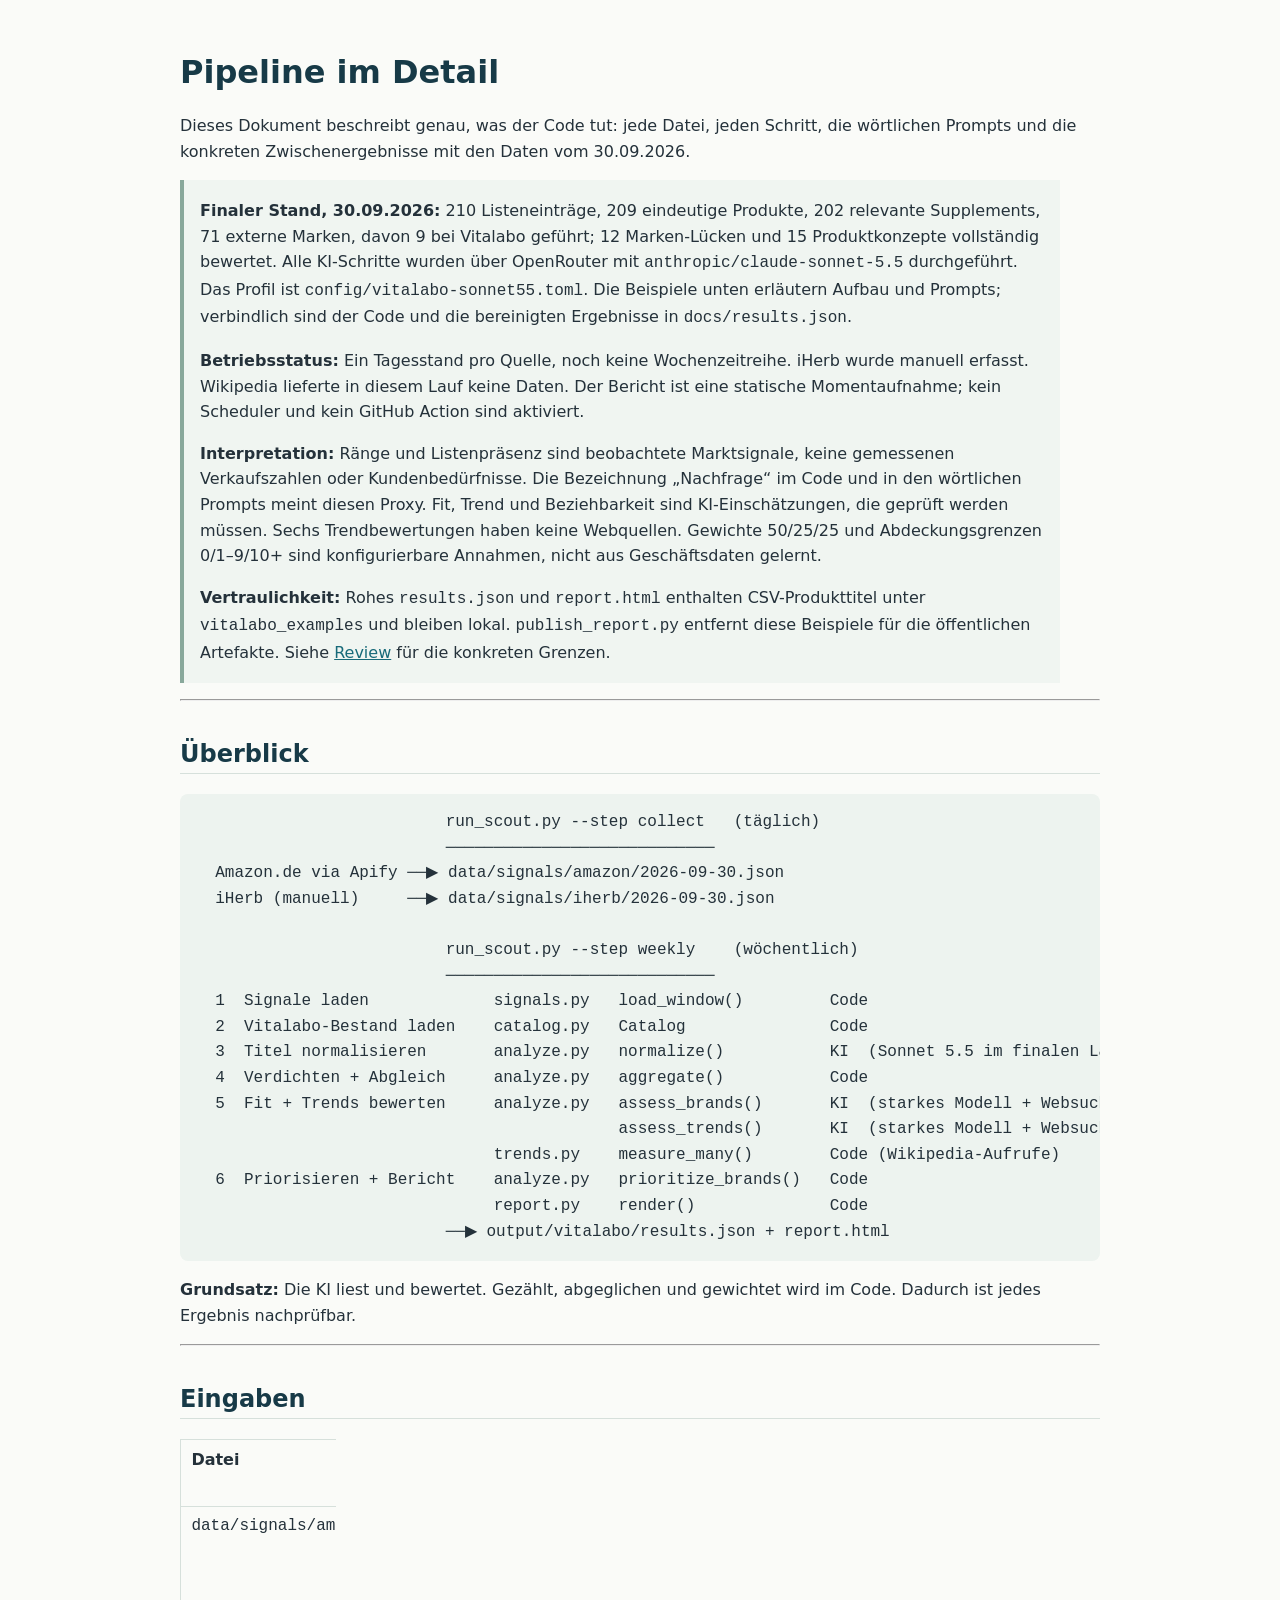
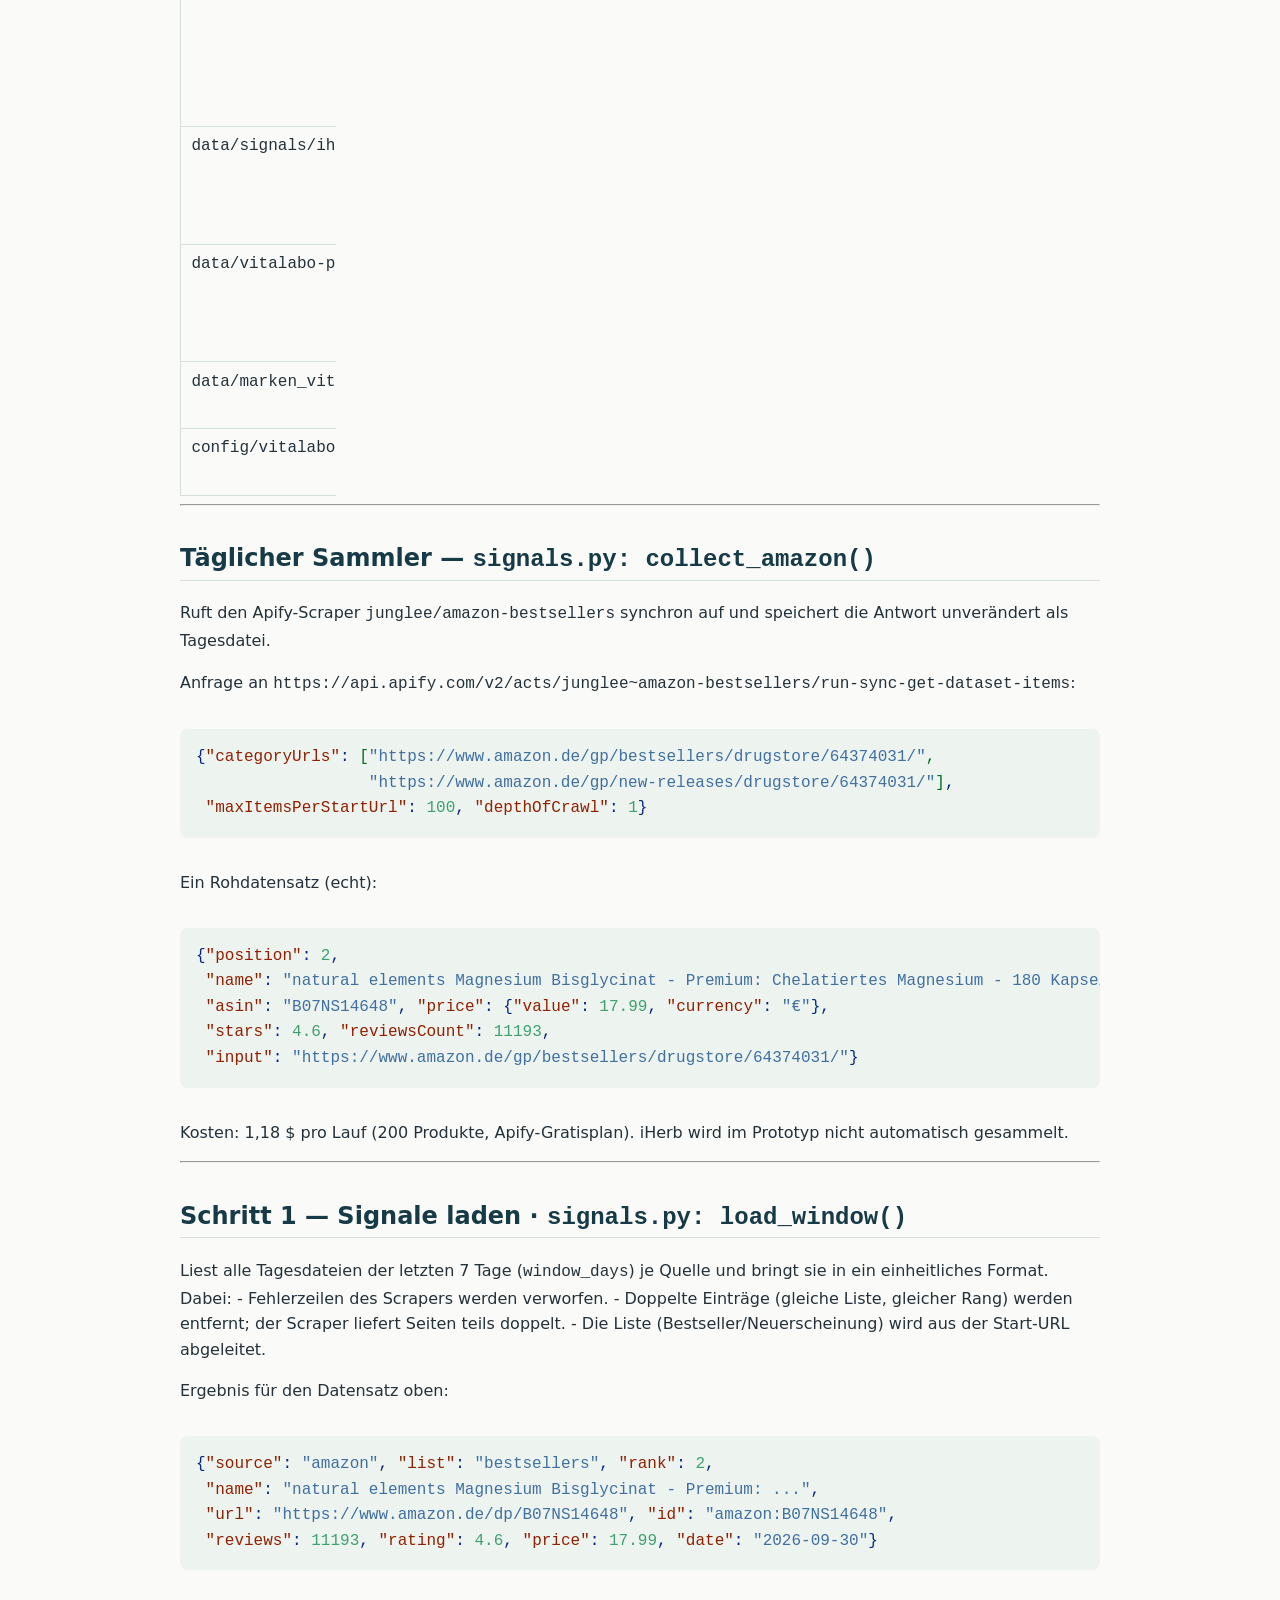
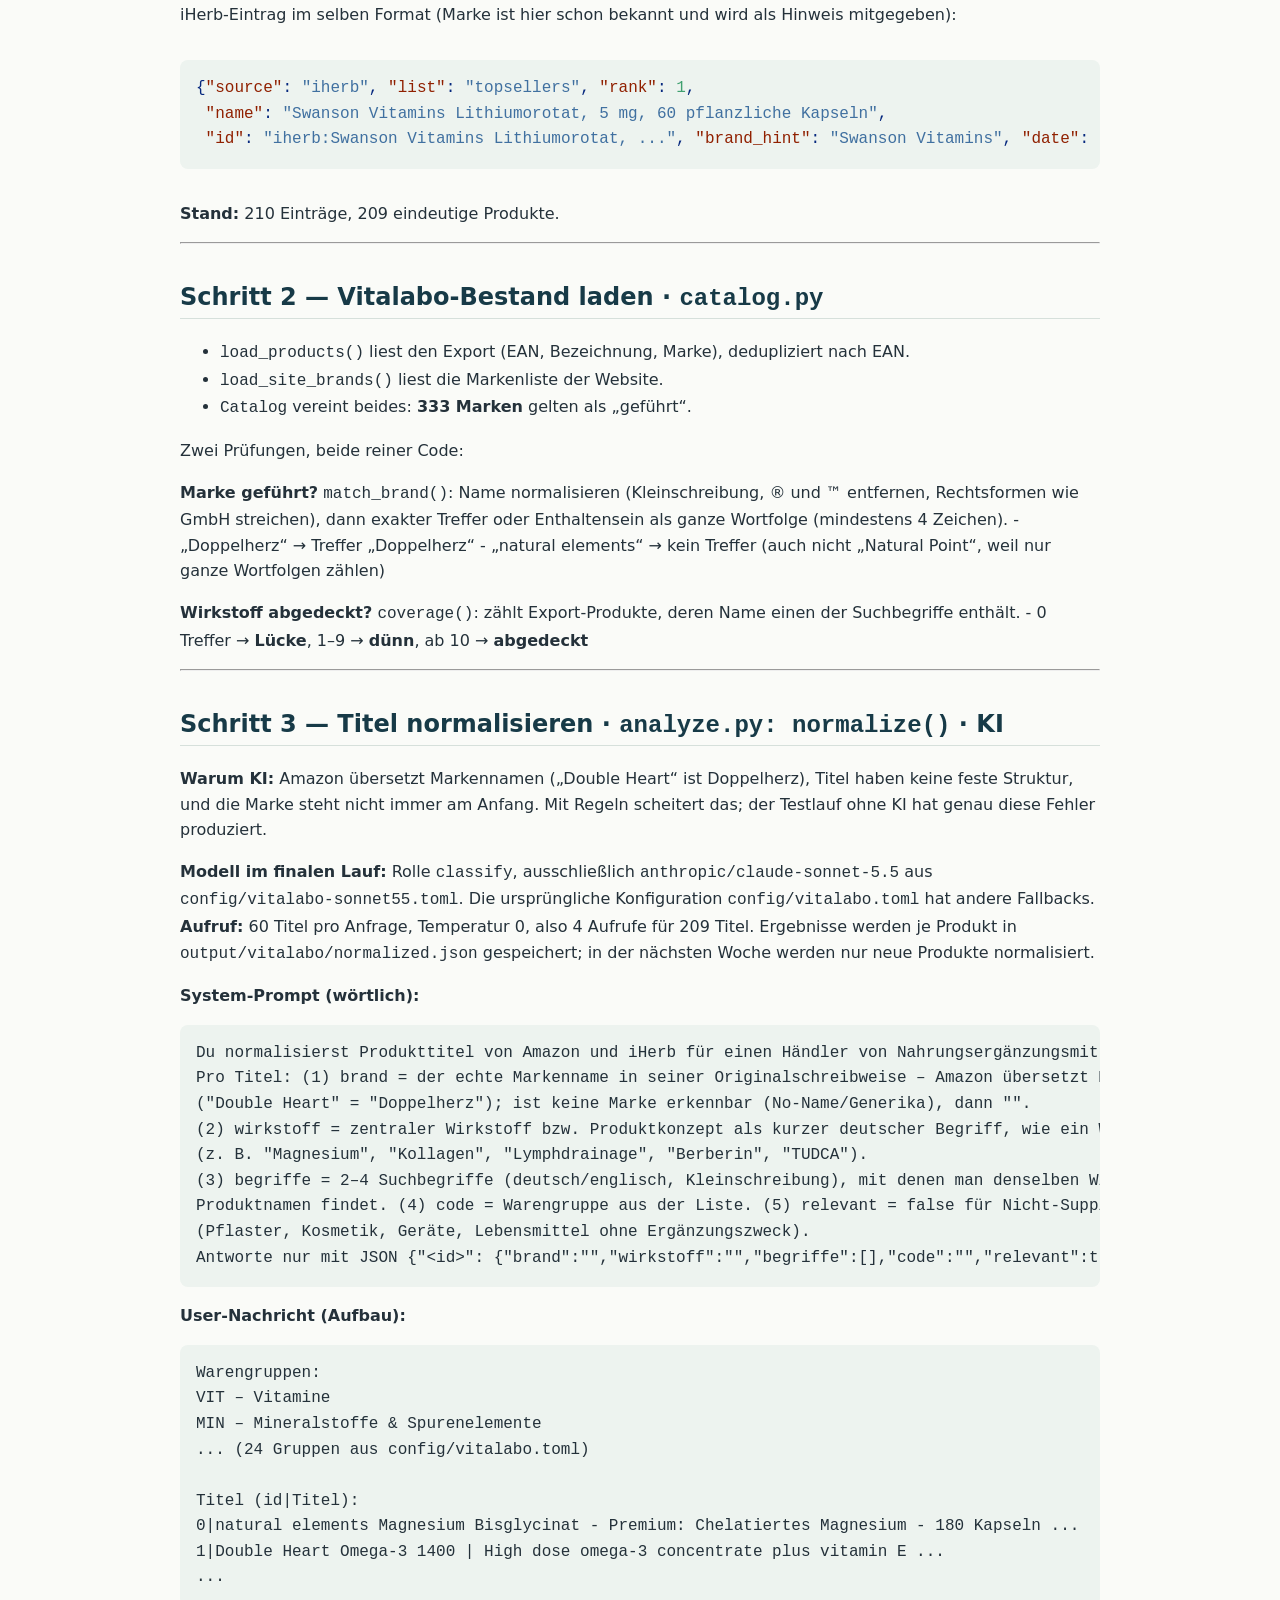
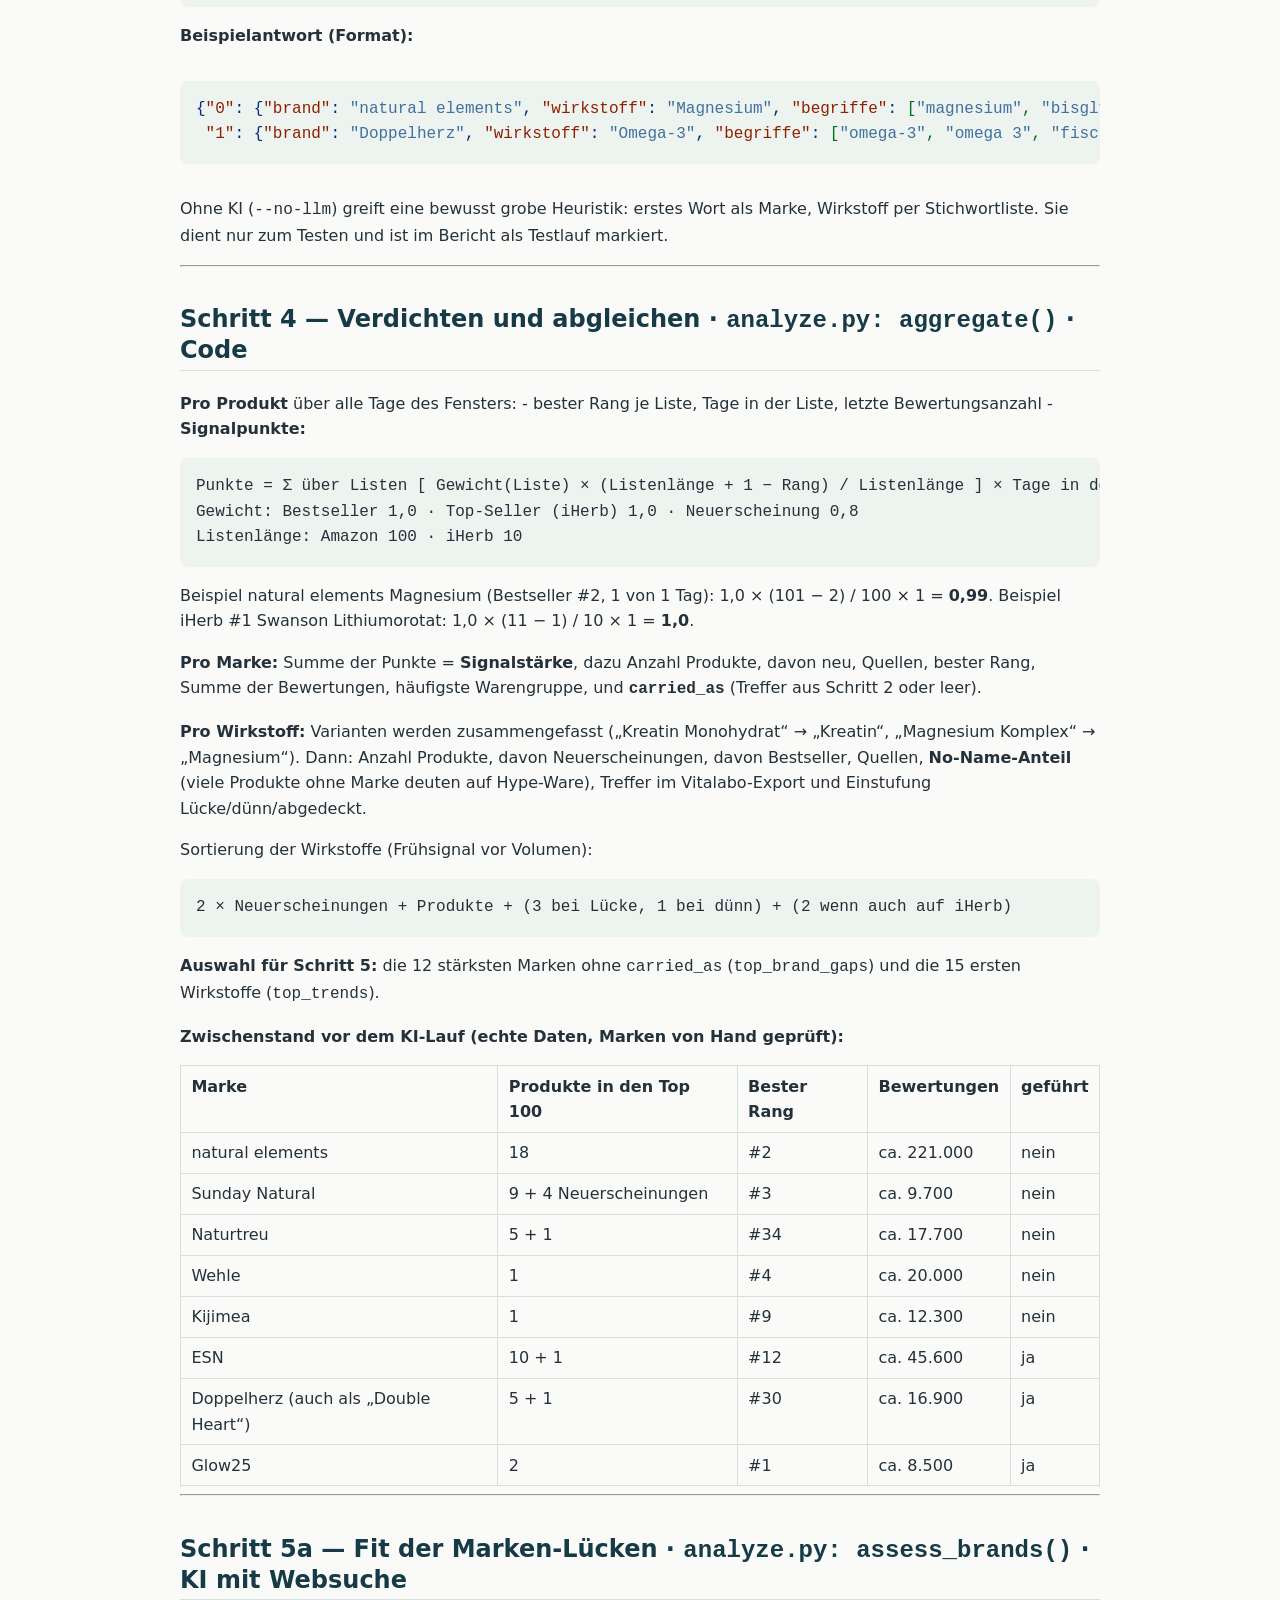
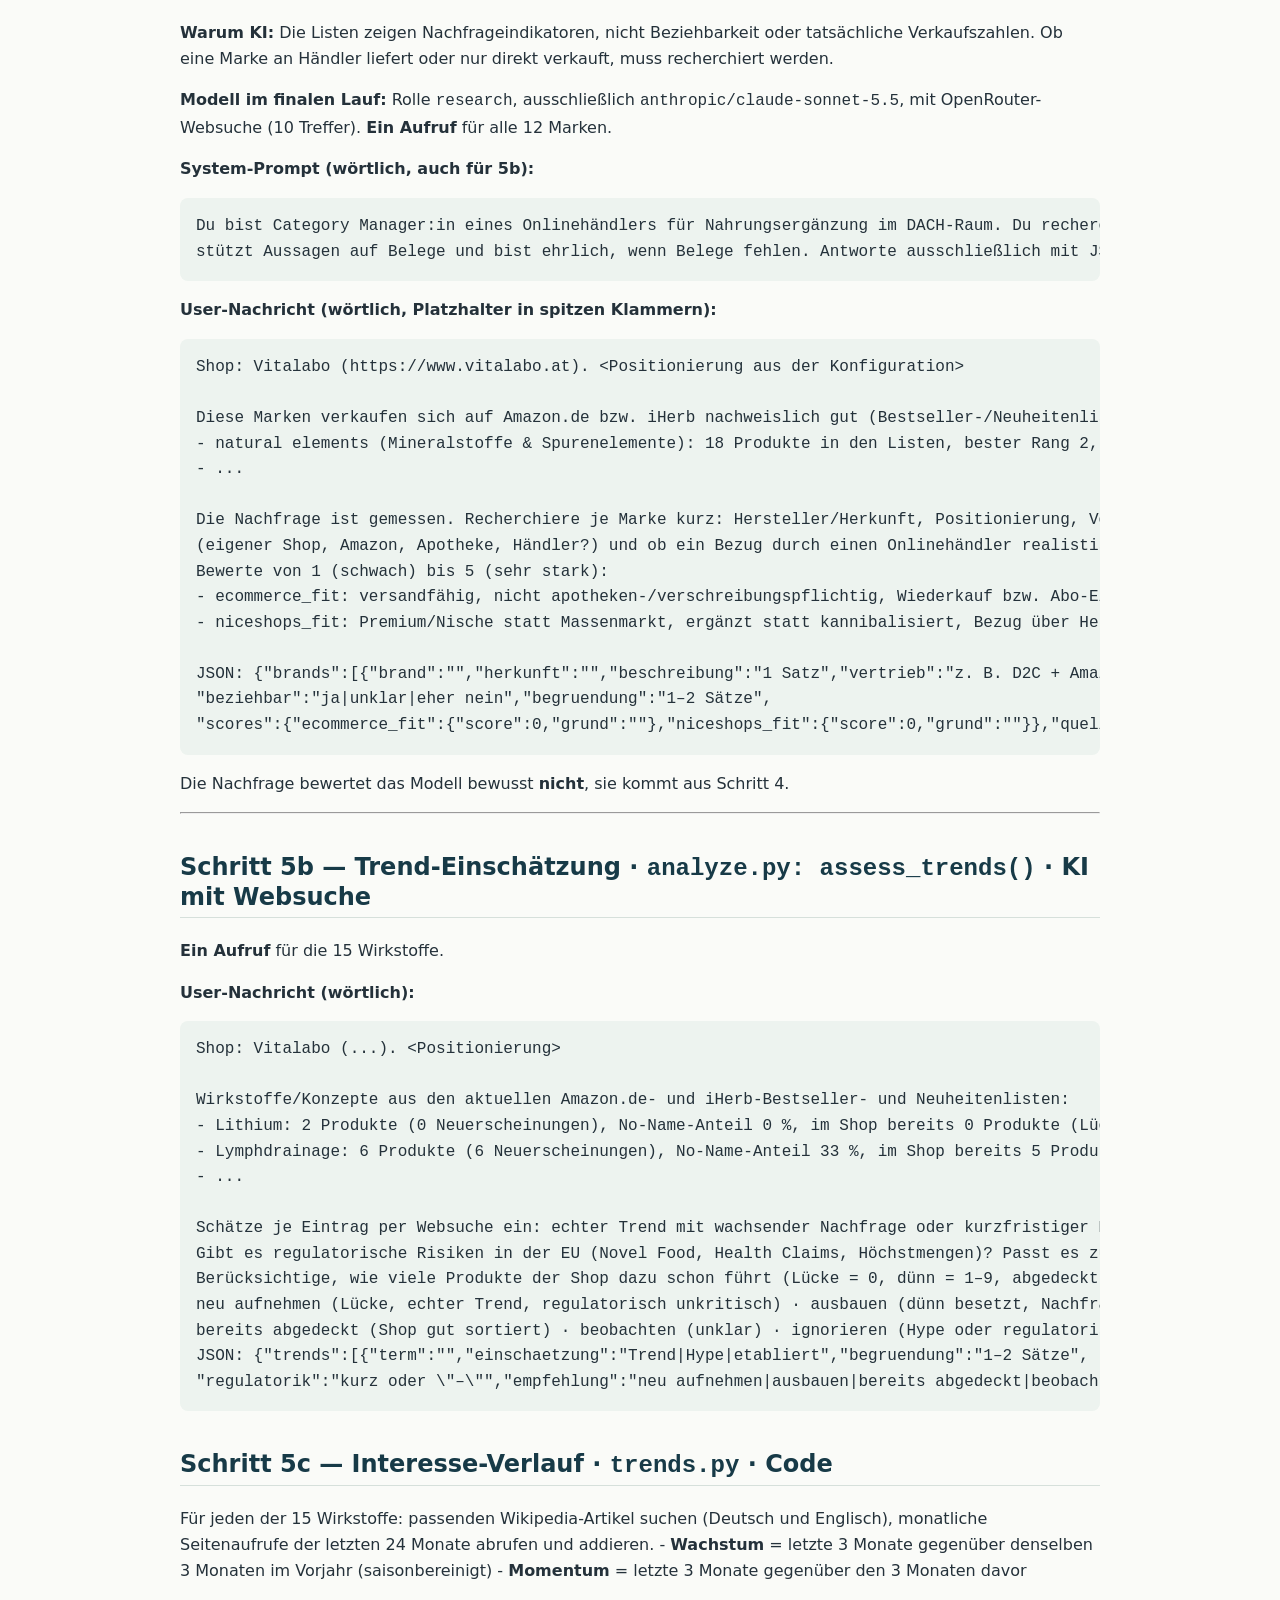
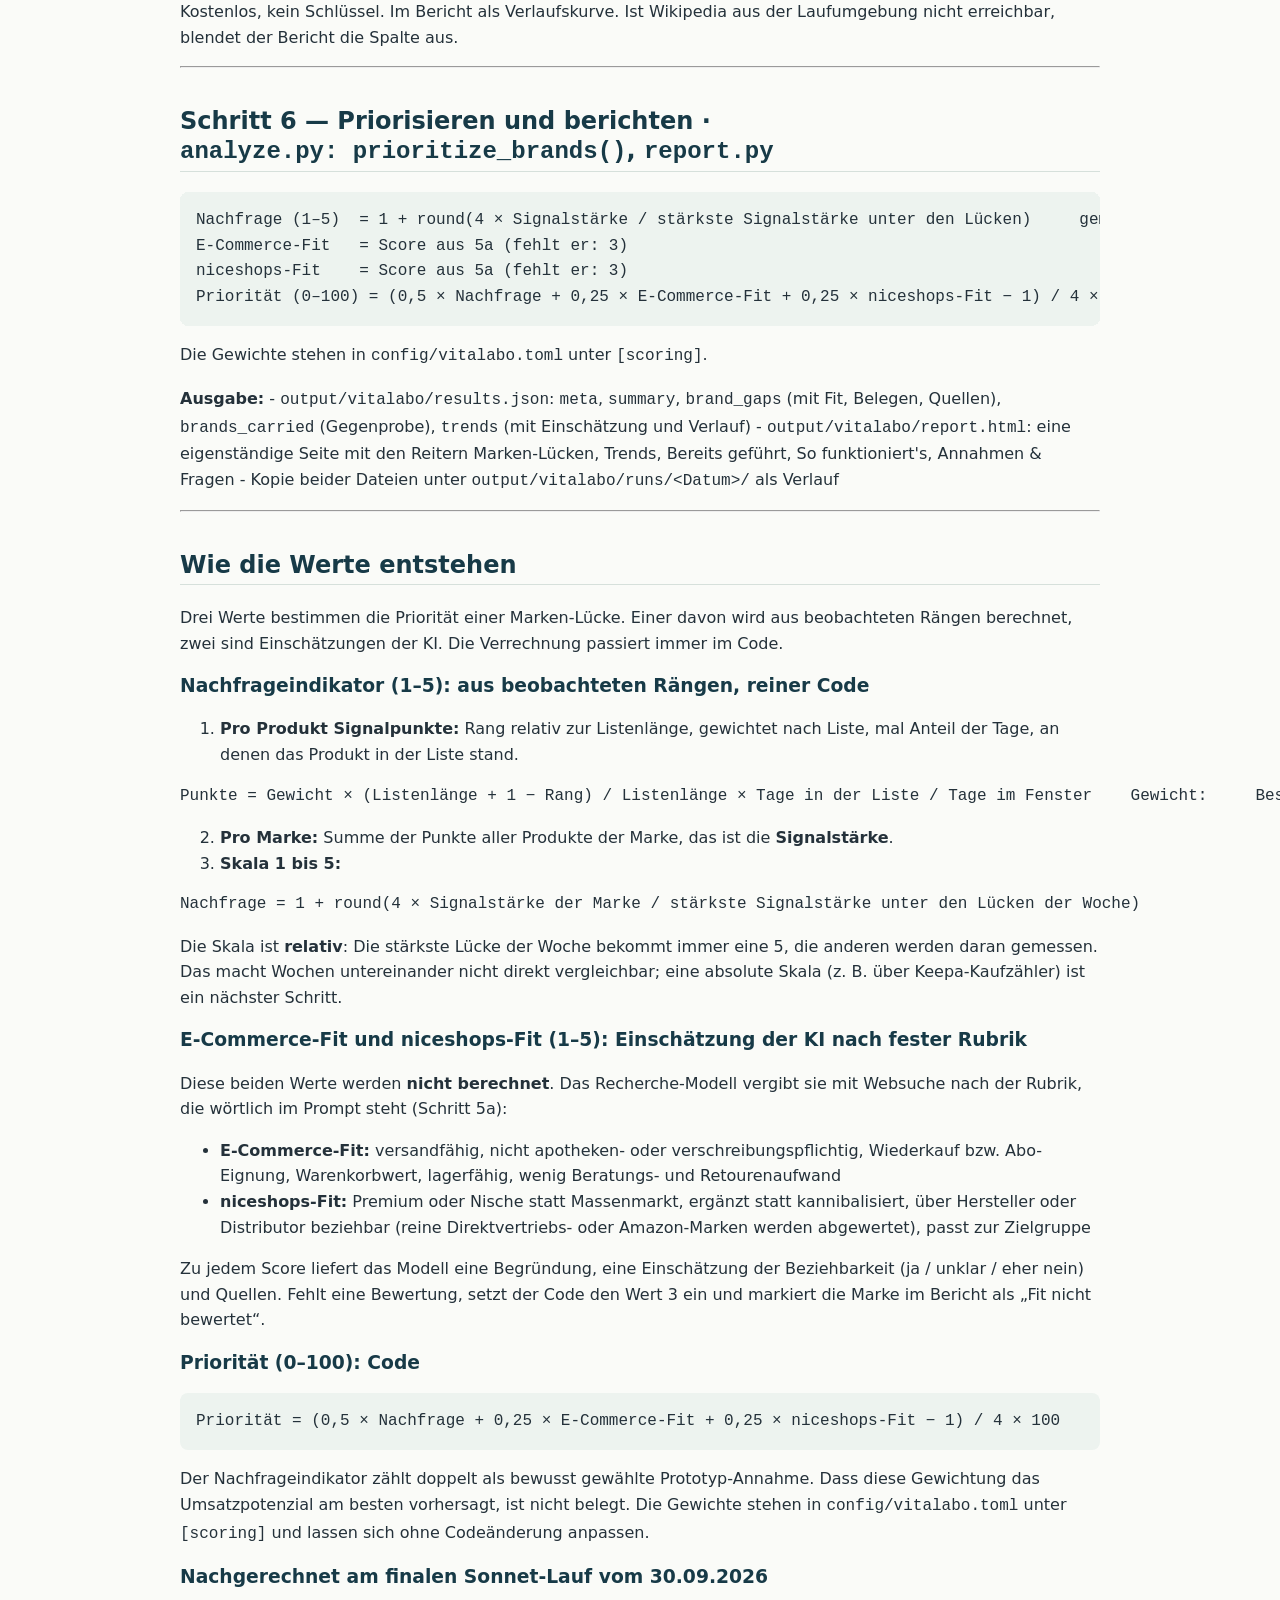
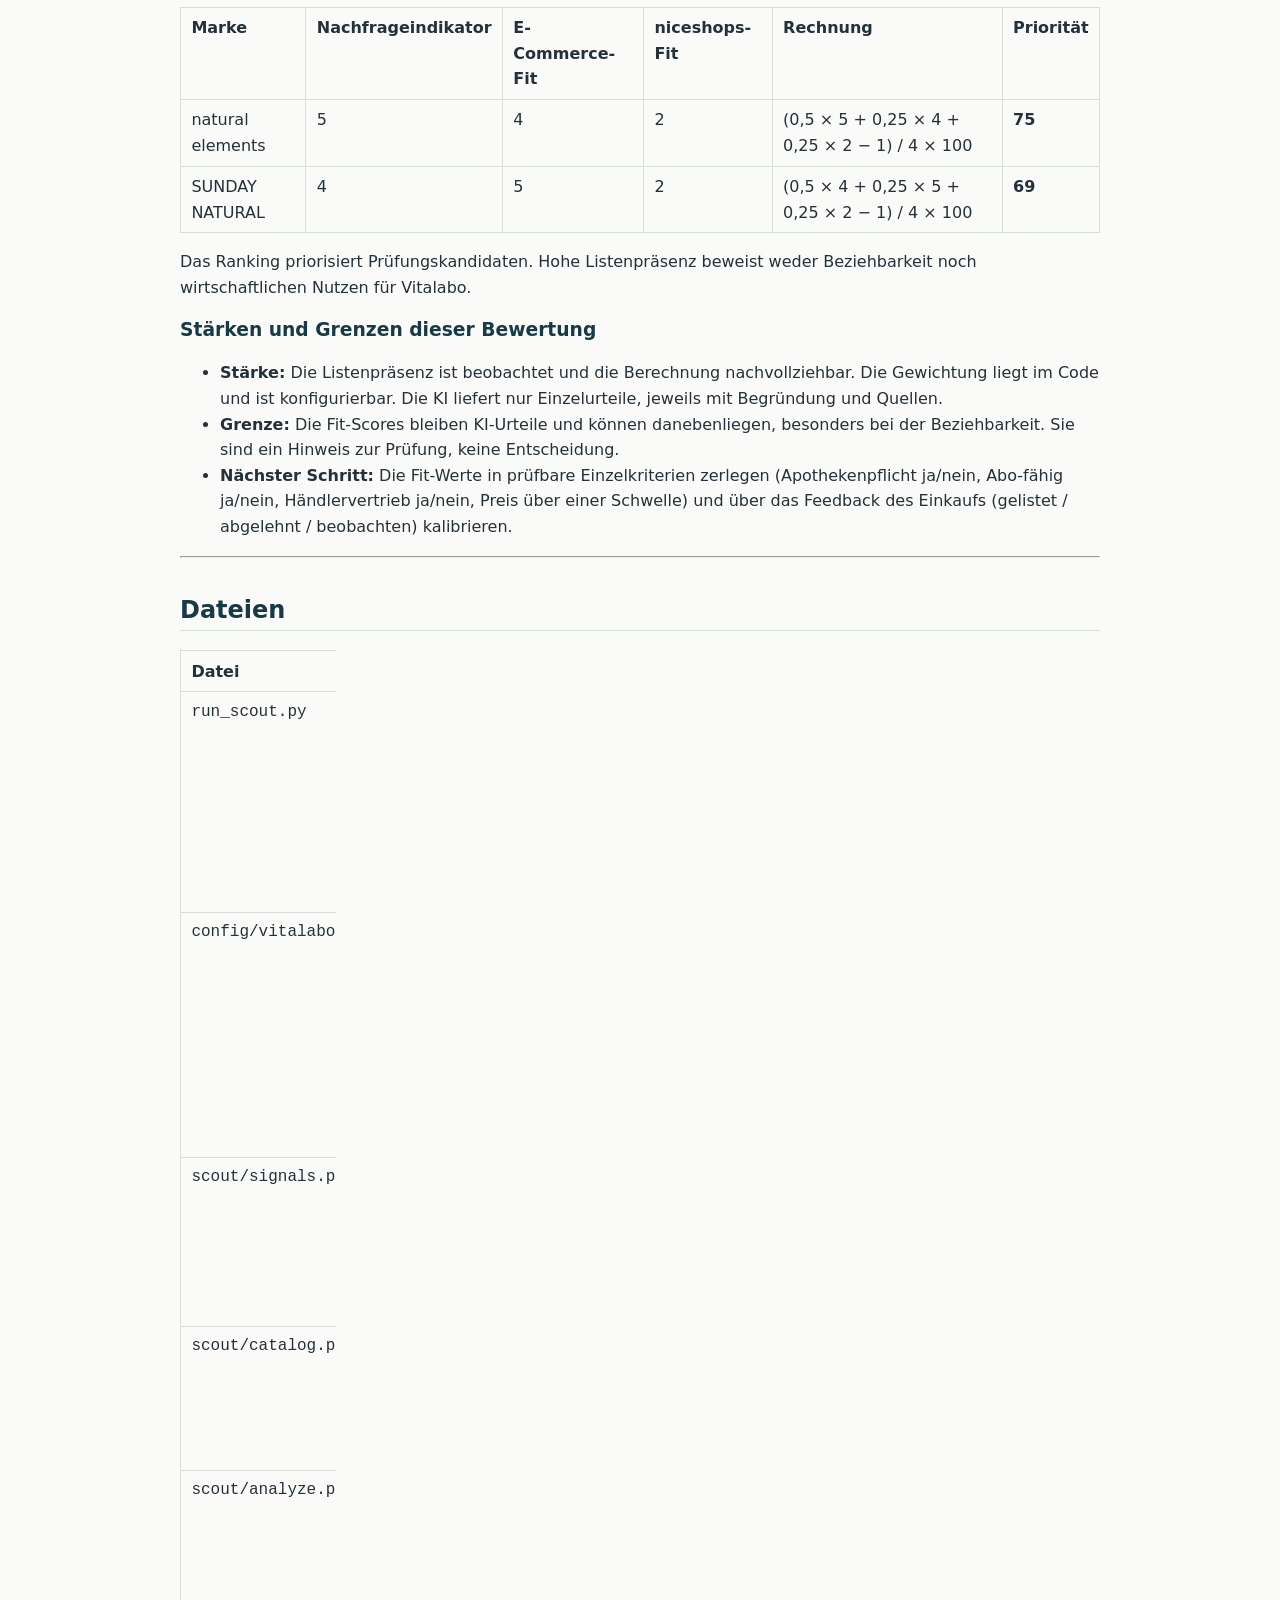
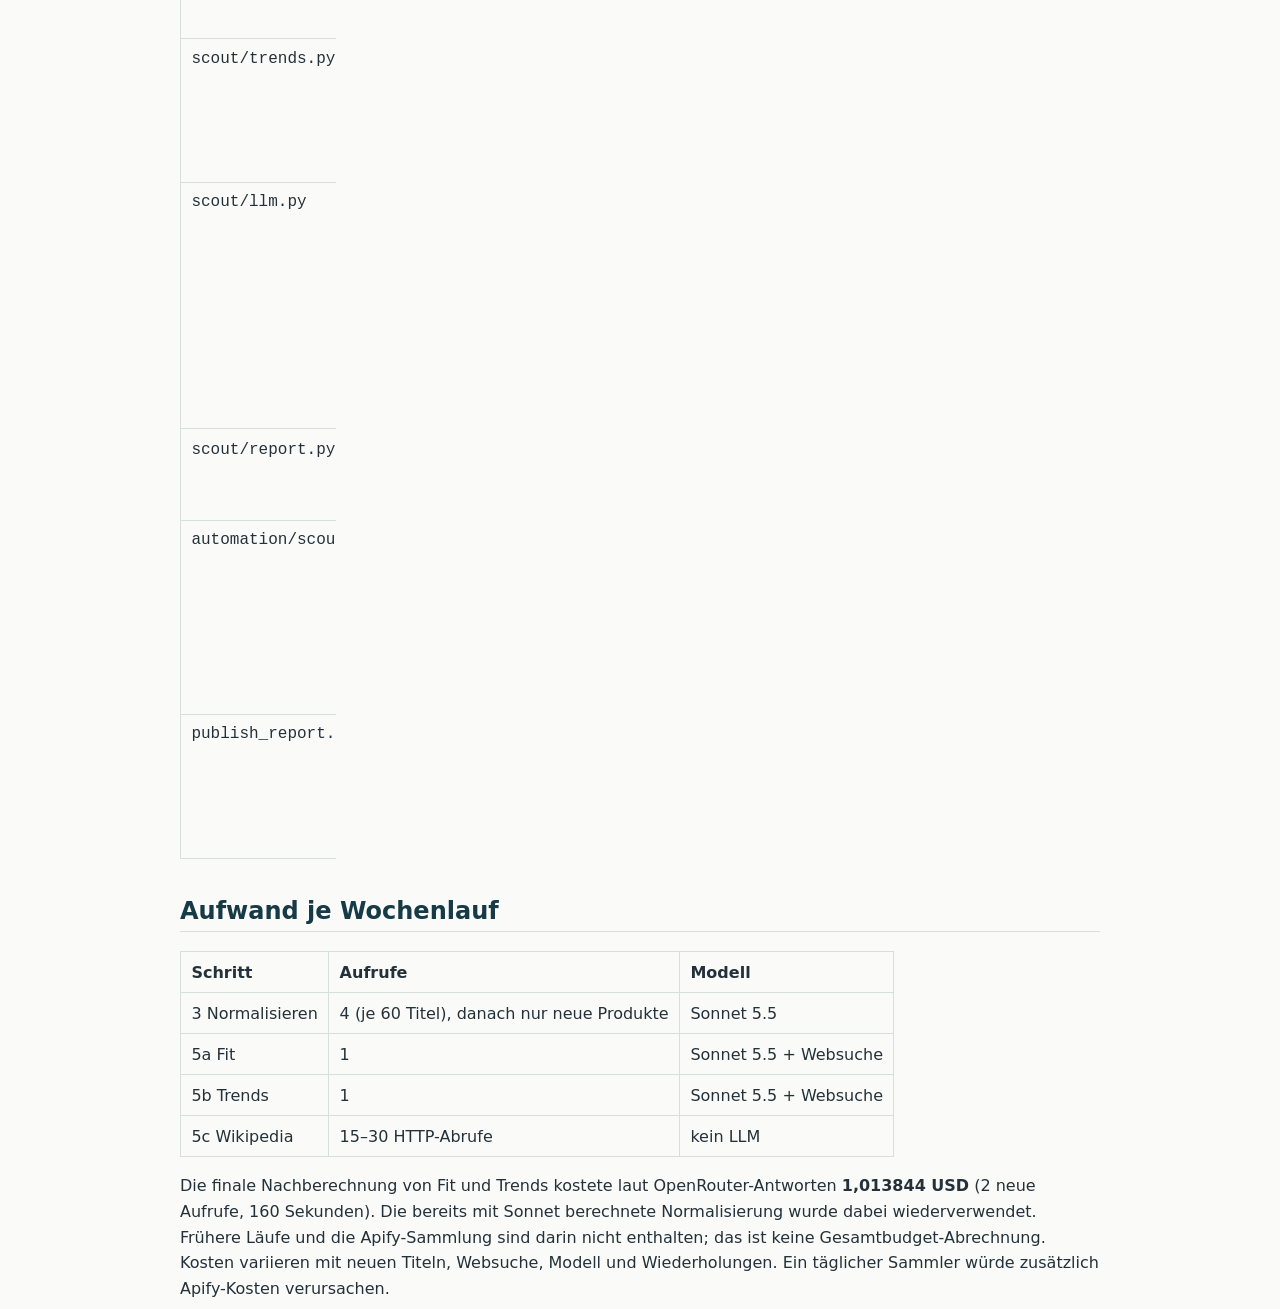
<file: docs/pipeline.html>
<!DOCTYPE html PUBLIC "-//W3C//DTD XHTML 1.0 Transitional//EN" "http://www.w3.org/TR/xhtml1/DTD/xhtml1-transitional.dtd">
<html xmlns="http://www.w3.org/1999/xhtml">
<head>
  <meta http-equiv="Content-Type" content="text/html; charset=utf-8" />
  <meta http-equiv="Content-Style-Type" content="text/css" />
  <meta name="generator" content="pandoc" />
  <title>Pipeline im Detail</title>
  <style type="text/css">code{white-space: pre;}</style>
  <style type="text/css">
div.sourceCode { overflow-x: auto; }
table.sourceCode, tr.sourceCode, td.lineNumbers, td.sourceCode {
  margin: 0; padding: 0; vertical-align: baseline; border: none; }
table.sourceCode { width: 100%; line-height: 100%; }
td.lineNumbers { text-align: right; padding-right: 4px; padding-left: 4px; color: #aaaaaa; border-right: 1px solid #aaaaaa; }
td.sourceCode { padding-left: 5px; }
code > span.kw { color: #007020; font-weight: bold; } /* Keyword */
code > span.dt { color: #902000; } /* DataType */
code > span.dv { color: #40a070; } /* DecVal */
code > span.bn { color: #40a070; } /* BaseN */
code > span.fl { color: #40a070; } /* Float */
code > span.ch { color: #4070a0; } /* Char */
code > span.st { color: #4070a0; } /* String */
code > span.co { color: #60a0b0; font-style: italic; } /* Comment */
code > span.ot { color: #007020; } /* Other */
code > span.al { color: #ff0000; font-weight: bold; } /* Alert */
code > span.fu { color: #06287e; } /* Function */
code > span.er { color: #ff0000; font-weight: bold; } /* Error */
code > span.wa { color: #60a0b0; font-weight: bold; font-style: italic; } /* Warning */
code > span.cn { color: #880000; } /* Constant */
code > span.sc { color: #4070a0; } /* SpecialChar */
code > span.vs { color: #4070a0; } /* VerbatimString */
code > span.ss { color: #bb6688; } /* SpecialString */
code > span.im { } /* Import */
code > span.va { color: #19177c; } /* Variable */
code > span.cf { color: #007020; font-weight: bold; } /* ControlFlow */
code > span.op { color: #666666; } /* Operator */
code > span.bu { } /* BuiltIn */
code > span.ex { } /* Extension */
code > span.pp { color: #bc7a00; } /* Preprocessor */
code > span.at { color: #7d9029; } /* Attribute */
code > span.do { color: #ba2121; font-style: italic; } /* Documentation */
code > span.an { color: #60a0b0; font-weight: bold; font-style: italic; } /* Annotation */
code > span.cv { color: #60a0b0; font-weight: bold; font-style: italic; } /* CommentVar */
code > span.in { color: #60a0b0; font-weight: bold; font-style: italic; } /* Information */
  </style>
  <link rel="stylesheet" href="pipeline.css" type="text/css" />
</head>
<body>
<h1 id="pipeline-im-detail">Pipeline im Detail</h1>
<p>Dieses Dokument beschreibt genau, was der Code tut: jede Datei, jeden Schritt, die wörtlichen Prompts und die konkreten Zwischenergebnisse mit den Daten vom 30.09.2026.</p>
<blockquote>
<p><strong>Finaler Stand, 30.09.2026:</strong> 210 Listeneinträge, 209 eindeutige Produkte, 202 relevante Supplements, 71 externe Marken, davon 9 bei Vitalabo geführt; 12 Marken-Lücken und 15 Produktkonzepte vollständig bewertet. Alle KI-Schritte wurden über OpenRouter mit <code>anthropic/claude-sonnet-5.5</code> durchgeführt. Das Profil ist <code>config/vitalabo-sonnet55.toml</code>. Die Beispiele unten erläutern Aufbau und Prompts; verbindlich sind der Code und die bereinigten Ergebnisse in <code>docs/results.json</code>.</p>
<p><strong>Betriebsstatus:</strong> Ein Tagesstand pro Quelle, noch keine Wochenzeitreihe. iHerb wurde manuell erfasst. Wikipedia lieferte in diesem Lauf keine Daten. Der Bericht ist eine statische Momentaufnahme; kein Scheduler und kein GitHub Action sind aktiviert.</p>
<p><strong>Interpretation:</strong> Ränge und Listenpräsenz sind beobachtete Marktsignale, keine gemessenen Verkaufszahlen oder Kundenbedürfnisse. Die Bezeichnung „Nachfrage“ im Code und in den wörtlichen Prompts meint diesen Proxy. Fit, Trend und Beziehbarkeit sind KI-Einschätzungen, die geprüft werden müssen. Sechs Trendbewertungen haben keine Webquellen. Gewichte 50/25/25 und Abdeckungsgrenzen 0/1–9/10+ sind konfigurierbare Annahmen, nicht aus Geschäftsdaten gelernt.</p>
<p><strong>Vertraulichkeit:</strong> Rohes <code>results.json</code> und <code>report.html</code> enthalten CSV-Produkttitel unter <code>vitalabo_examples</code> und bleiben lokal. <code>publish_report.py</code> entfernt diese Beispiele für die öffentlichen Artefakte. Siehe <a href="REVIEW.md">Review</a> für die konkreten Grenzen.</p>
</blockquote>
<hr />
<h2 id="überblick">Überblick</h2>
<pre><code>                          run_scout.py --step collect   (täglich)
                          ────────────────────────────
  Amazon.de via Apify ──▶ data/signals/amazon/2026-09-30.json
  iHerb (manuell)     ──▶ data/signals/iherb/2026-09-30.json

                          run_scout.py --step weekly    (wöchentlich)
                          ────────────────────────────
  1  Signale laden             signals.py   load_window()         Code
  2  Vitalabo-Bestand laden    catalog.py   Catalog               Code
  3  Titel normalisieren       analyze.py   normalize()           KI  (Sonnet 5.5 im finalen Lauf)
  4  Verdichten + Abgleich     analyze.py   aggregate()           Code
  5  Fit + Trends bewerten     analyze.py   assess_brands()       KI  (starkes Modell + Websuche)
                                            assess_trends()       KI  (starkes Modell + Websuche)
                               trends.py    measure_many()        Code (Wikipedia-Aufrufe)
  6  Priorisieren + Bericht    analyze.py   prioritize_brands()   Code
                               report.py    render()              Code
                          ──▶ output/vitalabo/results.json + report.html</code></pre>
<p><strong>Grundsatz:</strong> Die KI liest und bewertet. Gezählt, abgeglichen und gewichtet wird im Code. Dadurch ist jedes Ergebnis nachprüfbar.</p>
<hr />
<h2 id="eingaben">Eingaben</h2>
<table style="width:17%;">
<colgroup>
<col width="5%" />
<col width="5%" />
<col width="5%" />
</colgroup>
<thead>
<tr class="header">
<th>Datei</th>
<th>Inhalt</th>
<th>Stand 30.09.2026</th>
</tr>
</thead>
<tbody>
<tr class="odd">
<td><code>data/signals/amazon/2026-09-30.json</code></td>
<td>Rohdaten des Apify-Scrapers: Amazon.de „Vitamine, Mineralien &amp; Ergänzungsmittel“, Bestseller + Neuerscheinungen</td>
<td>200 Einträge (100 + 100)</td>
</tr>
<tr class="even">
<td><code>data/signals/iherb/2026-09-30.json</code></td>
<td>iHerb Top-Seller „Supplements &amp; Nährstoffe“, manuell erfasst</td>
<td>10 Einträge</td>
</tr>
<tr class="odd">
<td><code>data/vitalabo-produktdaten.csv</code></td>
<td>Vitalabo-Export (EAN, Bezeichnung, Marke), vertraulich</td>
<td>4.520 Produkte, 133 Marken</td>
</tr>
<tr class="even">
<td><code>data/marken_vitalabo_at.txt</code></td>
<td>Markenliste von vitalabo.at/marken</td>
<td>ca. 330 Marken</td>
</tr>
<tr class="odd">
<td><code>config/vitalabo.toml</code></td>
<td>alles Shop-Spezifische</td>
<td>–</td>
</tr>
</tbody>
</table>
<hr />
<h2 id="täglicher-sammler-signals.py-collect_amazon">Täglicher Sammler — <code>signals.py: collect_amazon()</code></h2>
<p>Ruft den Apify-Scraper <code>junglee/amazon-bestsellers</code> synchron auf und speichert die Antwort unverändert als Tagesdatei.</p>
<p>Anfrage an <code>https://api.apify.com/v2/acts/junglee~amazon-bestsellers/run-sync-get-dataset-items</code>:</p>
<div class="sourceCode"><pre class="sourceCode json"><code class="sourceCode json"><span class="fu">{</span><span class="dt">&quot;categoryUrls&quot;</span><span class="fu">:</span> <span class="ot">[</span><span class="st">&quot;https://www.amazon.de/gp/bestsellers/drugstore/64374031/&quot;</span><span class="ot">,</span>
                  <span class="st">&quot;https://www.amazon.de/gp/new-releases/drugstore/64374031/&quot;</span><span class="ot">]</span><span class="fu">,</span>
 <span class="dt">&quot;maxItemsPerStartUrl&quot;</span><span class="fu">:</span> <span class="dv">100</span><span class="fu">,</span> <span class="dt">&quot;depthOfCrawl&quot;</span><span class="fu">:</span> <span class="dv">1</span><span class="fu">}</span></code></pre></div>
<p>Ein Rohdatensatz (echt):</p>
<div class="sourceCode"><pre class="sourceCode json"><code class="sourceCode json"><span class="fu">{</span><span class="dt">&quot;position&quot;</span><span class="fu">:</span> <span class="dv">2</span><span class="fu">,</span>
 <span class="dt">&quot;name&quot;</span><span class="fu">:</span> <span class="st">&quot;natural elements Magnesium Bisglycinat - Premium: Chelatiertes Magnesium - 180 Kapseln - 300mg ...&quot;</span><span class="fu">,</span>
 <span class="dt">&quot;asin&quot;</span><span class="fu">:</span> <span class="st">&quot;B07NS14648&quot;</span><span class="fu">,</span> <span class="dt">&quot;price&quot;</span><span class="fu">:</span> <span class="fu">{</span><span class="dt">&quot;value&quot;</span><span class="fu">:</span> <span class="fl">17.99</span><span class="fu">,</span> <span class="dt">&quot;currency&quot;</span><span class="fu">:</span> <span class="st">&quot;€&quot;</span><span class="fu">},</span>
 <span class="dt">&quot;stars&quot;</span><span class="fu">:</span> <span class="fl">4.6</span><span class="fu">,</span> <span class="dt">&quot;reviewsCount&quot;</span><span class="fu">:</span> <span class="dv">11193</span><span class="fu">,</span>
 <span class="dt">&quot;input&quot;</span><span class="fu">:</span> <span class="st">&quot;https://www.amazon.de/gp/bestsellers/drugstore/64374031/&quot;</span><span class="fu">}</span></code></pre></div>
<p>Kosten: 1,18 $ pro Lauf (200 Produkte, Apify-Gratisplan). iHerb wird im Prototyp nicht automatisch gesammelt.</p>
<hr />
<h2 id="schritt-1-signale-laden-signals.py-load_window">Schritt 1 — Signale laden · <code>signals.py: load_window()</code></h2>
<p>Liest alle Tagesdateien der letzten 7 Tage (<code>window_days</code>) je Quelle und bringt sie in ein einheitliches Format. Dabei: - Fehlerzeilen des Scrapers werden verworfen. - Doppelte Einträge (gleiche Liste, gleicher Rang) werden entfernt; der Scraper liefert Seiten teils doppelt. - Die Liste (Bestseller/Neuerscheinung) wird aus der Start-URL abgeleitet.</p>
<p>Ergebnis für den Datensatz oben:</p>
<div class="sourceCode"><pre class="sourceCode json"><code class="sourceCode json"><span class="fu">{</span><span class="dt">&quot;source&quot;</span><span class="fu">:</span> <span class="st">&quot;amazon&quot;</span><span class="fu">,</span> <span class="dt">&quot;list&quot;</span><span class="fu">:</span> <span class="st">&quot;bestsellers&quot;</span><span class="fu">,</span> <span class="dt">&quot;rank&quot;</span><span class="fu">:</span> <span class="dv">2</span><span class="fu">,</span>
 <span class="dt">&quot;name&quot;</span><span class="fu">:</span> <span class="st">&quot;natural elements Magnesium Bisglycinat - Premium: ...&quot;</span><span class="fu">,</span>
 <span class="dt">&quot;url&quot;</span><span class="fu">:</span> <span class="st">&quot;https://www.amazon.de/dp/B07NS14648&quot;</span><span class="fu">,</span> <span class="dt">&quot;id&quot;</span><span class="fu">:</span> <span class="st">&quot;amazon:B07NS14648&quot;</span><span class="fu">,</span>
 <span class="dt">&quot;reviews&quot;</span><span class="fu">:</span> <span class="dv">11193</span><span class="fu">,</span> <span class="dt">&quot;rating&quot;</span><span class="fu">:</span> <span class="fl">4.6</span><span class="fu">,</span> <span class="dt">&quot;price&quot;</span><span class="fu">:</span> <span class="fl">17.99</span><span class="fu">,</span> <span class="dt">&quot;date&quot;</span><span class="fu">:</span> <span class="st">&quot;2026-09-30&quot;</span><span class="fu">}</span></code></pre></div>
<p>iHerb-Eintrag im selben Format (Marke ist hier schon bekannt und wird als Hinweis mitgegeben):</p>
<div class="sourceCode"><pre class="sourceCode json"><code class="sourceCode json"><span class="fu">{</span><span class="dt">&quot;source&quot;</span><span class="fu">:</span> <span class="st">&quot;iherb&quot;</span><span class="fu">,</span> <span class="dt">&quot;list&quot;</span><span class="fu">:</span> <span class="st">&quot;topsellers&quot;</span><span class="fu">,</span> <span class="dt">&quot;rank&quot;</span><span class="fu">:</span> <span class="dv">1</span><span class="fu">,</span>
 <span class="dt">&quot;name&quot;</span><span class="fu">:</span> <span class="st">&quot;Swanson Vitamins Lithiumorotat, 5 mg, 60 pflanzliche Kapseln&quot;</span><span class="fu">,</span>
 <span class="dt">&quot;id&quot;</span><span class="fu">:</span> <span class="st">&quot;iherb:Swanson Vitamins Lithiumorotat, ...&quot;</span><span class="fu">,</span> <span class="dt">&quot;brand_hint&quot;</span><span class="fu">:</span> <span class="st">&quot;Swanson Vitamins&quot;</span><span class="fu">,</span> <span class="dt">&quot;date&quot;</span><span class="fu">:</span> <span class="st">&quot;2026-09-30&quot;</span><span class="fu">}</span></code></pre></div>
<p><strong>Stand:</strong> 210 Einträge, 209 eindeutige Produkte.</p>
<hr />
<h2 id="schritt-2-vitalabo-bestand-laden-catalog.py">Schritt 2 — Vitalabo-Bestand laden · <code>catalog.py</code></h2>
<ul>
<li><code>load_products()</code> liest den Export (EAN, Bezeichnung, Marke), dedupliziert nach EAN.</li>
<li><code>load_site_brands()</code> liest die Markenliste der Website.</li>
<li><code>Catalog</code> vereint beides: <strong>333 Marken</strong> gelten als „geführt“.</li>
</ul>
<p>Zwei Prüfungen, beide reiner Code:</p>
<p><strong>Marke geführt?</strong> <code>match_brand()</code>: Name normalisieren (Kleinschreibung, ® und ™ entfernen, Rechtsformen wie GmbH streichen), dann exakter Treffer oder Enthaltensein als ganze Wortfolge (mindestens 4 Zeichen). - „Doppelherz“ → Treffer „Doppelherz“ - „natural elements“ → kein Treffer (auch nicht „Natural Point“, weil nur ganze Wortfolgen zählen)</p>
<p><strong>Wirkstoff abgedeckt?</strong> <code>coverage()</code>: zählt Export-Produkte, deren Name einen der Suchbegriffe enthält. - 0 Treffer → <strong>Lücke</strong>, 1–9 → <strong>dünn</strong>, ab 10 → <strong>abgedeckt</strong></p>
<hr />
<h2 id="schritt-3-titel-normalisieren-analyze.py-normalize-ki">Schritt 3 — Titel normalisieren · <code>analyze.py: normalize()</code> · KI</h2>
<p><strong>Warum KI:</strong> Amazon übersetzt Markennamen („Double Heart“ ist Doppelherz), Titel haben keine feste Struktur, und die Marke steht nicht immer am Anfang. Mit Regeln scheitert das; der Testlauf ohne KI hat genau diese Fehler produziert.</p>
<p><strong>Modell im finalen Lauf:</strong> Rolle <code>classify</code>, ausschließlich <code>anthropic/claude-sonnet-5.5</code> aus <code>config/vitalabo-sonnet55.toml</code>. Die ursprüngliche Konfiguration <code>config/vitalabo.toml</code> hat andere Fallbacks. <strong>Aufruf:</strong> 60 Titel pro Anfrage, Temperatur 0, also 4 Aufrufe für 209 Titel. Ergebnisse werden je Produkt in <code>output/vitalabo/normalized.json</code> gespeichert; in der nächsten Woche werden nur neue Produkte normalisiert.</p>
<p><strong>System-Prompt (wörtlich):</strong></p>
<pre><code>Du normalisierst Produkttitel von Amazon und iHerb für einen Händler von Nahrungsergänzungsmitteln.
Pro Titel: (1) brand = der echte Markenname in seiner Originalschreibweise – Amazon übersetzt Marken teils
(&quot;Double Heart&quot; = &quot;Doppelherz&quot;); ist keine Marke erkennbar (No-Name/Generika), dann &quot;&quot;.
(2) wirkstoff = zentraler Wirkstoff bzw. Produktkonzept als kurzer deutscher Begriff, wie ein Wikipedia-Artikel
(z. B. &quot;Magnesium&quot;, &quot;Kollagen&quot;, &quot;Lymphdrainage&quot;, &quot;Berberin&quot;, &quot;TUDCA&quot;).
(3) begriffe = 2–4 Suchbegriffe (deutsch/englisch, Kleinschreibung), mit denen man denselben Wirkstoff in
Produktnamen findet. (4) code = Warengruppe aus der Liste. (5) relevant = false für Nicht-Supplements
(Pflaster, Kosmetik, Geräte, Lebensmittel ohne Ergänzungszweck).
Antworte nur mit JSON {&quot;&lt;id&gt;&quot;: {&quot;brand&quot;:&quot;&quot;,&quot;wirkstoff&quot;:&quot;&quot;,&quot;begriffe&quot;:[],&quot;code&quot;:&quot;&quot;,&quot;relevant&quot;:true}}.</code></pre>
<p><strong>User-Nachricht (Aufbau):</strong></p>
<pre><code>Warengruppen:
VIT – Vitamine
MIN – Mineralstoffe &amp; Spurenelemente
... (24 Gruppen aus config/vitalabo.toml)

Titel (id|Titel):
0|natural elements Magnesium Bisglycinat - Premium: Chelatiertes Magnesium - 180 Kapseln ...
1|Double Heart Omega-3 1400 | High dose omega-3 concentrate plus vitamin E ...
...</code></pre>
<p><strong>Beispielantwort (Format):</strong></p>
<div class="sourceCode"><pre class="sourceCode json"><code class="sourceCode json"><span class="fu">{</span><span class="dt">&quot;0&quot;</span><span class="fu">:</span> <span class="fu">{</span><span class="dt">&quot;brand&quot;</span><span class="fu">:</span> <span class="st">&quot;natural elements&quot;</span><span class="fu">,</span> <span class="dt">&quot;wirkstoff&quot;</span><span class="fu">:</span> <span class="st">&quot;Magnesium&quot;</span><span class="fu">,</span> <span class="dt">&quot;begriffe&quot;</span><span class="fu">:</span> <span class="ot">[</span><span class="st">&quot;magnesium&quot;</span><span class="ot">,</span> <span class="st">&quot;bisglycinat&quot;</span><span class="ot">]</span><span class="fu">,</span> <span class="dt">&quot;code&quot;</span><span class="fu">:</span> <span class="st">&quot;MIN&quot;</span><span class="fu">,</span> <span class="dt">&quot;relevant&quot;</span><span class="fu">:</span> <span class="kw">true</span><span class="fu">},</span>
 <span class="dt">&quot;1&quot;</span><span class="fu">:</span> <span class="fu">{</span><span class="dt">&quot;brand&quot;</span><span class="fu">:</span> <span class="st">&quot;Doppelherz&quot;</span><span class="fu">,</span> <span class="dt">&quot;wirkstoff&quot;</span><span class="fu">:</span> <span class="st">&quot;Omega-3&quot;</span><span class="fu">,</span> <span class="dt">&quot;begriffe&quot;</span><span class="fu">:</span> <span class="ot">[</span><span class="st">&quot;omega-3&quot;</span><span class="ot">,</span> <span class="st">&quot;omega 3&quot;</span><span class="ot">,</span> <span class="st">&quot;fischöl&quot;</span><span class="ot">]</span><span class="fu">,</span> <span class="dt">&quot;code&quot;</span><span class="fu">:</span> <span class="st">&quot;OMEGA&quot;</span><span class="fu">,</span> <span class="dt">&quot;relevant&quot;</span><span class="fu">:</span> <span class="kw">true</span><span class="fu">}}</span></code></pre></div>
<p>Ohne KI (<code>--no-llm</code>) greift eine bewusst grobe Heuristik: erstes Wort als Marke, Wirkstoff per Stichwortliste. Sie dient nur zum Testen und ist im Bericht als Testlauf markiert.</p>
<hr />
<h2 id="schritt-4-verdichten-und-abgleichen-analyze.py-aggregate-code">Schritt 4 — Verdichten und abgleichen · <code>analyze.py: aggregate()</code> · Code</h2>
<p><strong>Pro Produkt</strong> über alle Tage des Fensters: - bester Rang je Liste, Tage in der Liste, letzte Bewertungsanzahl - <strong>Signalpunkte:</strong></p>
<pre><code>Punkte = Σ über Listen [ Gewicht(Liste) × (Listenlänge + 1 − Rang) / Listenlänge ] × Tage in der Liste / Tage im Fenster
Gewicht: Bestseller 1,0 · Top-Seller (iHerb) 1,0 · Neuerscheinung 0,8
Listenlänge: Amazon 100 · iHerb 10</code></pre>
<p>Beispiel natural elements Magnesium (Bestseller #2, 1 von 1 Tag): 1,0 × (101 − 2) / 100 × 1 = <strong>0,99</strong>. Beispiel iHerb #1 Swanson Lithiumorotat: 1,0 × (11 − 1) / 10 × 1 = <strong>1,0</strong>.</p>
<p><strong>Pro Marke:</strong> Summe der Punkte = <strong>Signalstärke</strong>, dazu Anzahl Produkte, davon neu, Quellen, bester Rang, Summe der Bewertungen, häufigste Warengruppe, und <strong><code>carried_as</code></strong> (Treffer aus Schritt 2 oder leer).</p>
<p><strong>Pro Wirkstoff:</strong> Varianten werden zusammengefasst („Kreatin Monohydrat“ → „Kreatin“, „Magnesium Komplex“ → „Magnesium“). Dann: Anzahl Produkte, davon Neuerscheinungen, davon Bestseller, Quellen, <strong>No-Name-Anteil</strong> (viele Produkte ohne Marke deuten auf Hype-Ware), Treffer im Vitalabo-Export und Einstufung Lücke/dünn/abgedeckt.</p>
<p>Sortierung der Wirkstoffe (Frühsignal vor Volumen):</p>
<pre><code>2 × Neuerscheinungen + Produkte + (3 bei Lücke, 1 bei dünn) + (2 wenn auch auf iHerb)</code></pre>
<p><strong>Auswahl für Schritt 5:</strong> die 12 stärksten Marken ohne <code>carried_as</code> (<code>top_brand_gaps</code>) und die 15 ersten Wirkstoffe (<code>top_trends</code>).</p>
<p><strong>Zwischenstand vor dem KI-Lauf (echte Daten, Marken von Hand geprüft):</strong></p>
<table>
<thead>
<tr class="header">
<th>Marke</th>
<th>Produkte in den Top 100</th>
<th>Bester Rang</th>
<th>Bewertungen</th>
<th>geführt</th>
</tr>
</thead>
<tbody>
<tr class="odd">
<td>natural elements</td>
<td>18</td>
<td>#2</td>
<td>ca. 221.000</td>
<td>nein</td>
</tr>
<tr class="even">
<td>Sunday Natural</td>
<td>9 + 4 Neuerscheinungen</td>
<td>#3</td>
<td>ca. 9.700</td>
<td>nein</td>
</tr>
<tr class="odd">
<td>Naturtreu</td>
<td>5 + 1</td>
<td>#34</td>
<td>ca. 17.700</td>
<td>nein</td>
</tr>
<tr class="even">
<td>Wehle</td>
<td>1</td>
<td>#4</td>
<td>ca. 20.000</td>
<td>nein</td>
</tr>
<tr class="odd">
<td>Kijimea</td>
<td>1</td>
<td>#9</td>
<td>ca. 12.300</td>
<td>nein</td>
</tr>
<tr class="even">
<td>ESN</td>
<td>10 + 1</td>
<td>#12</td>
<td>ca. 45.600</td>
<td>ja</td>
</tr>
<tr class="odd">
<td>Doppelherz (auch als „Double Heart“)</td>
<td>5 + 1</td>
<td>#30</td>
<td>ca. 16.900</td>
<td>ja</td>
</tr>
<tr class="even">
<td>Glow25</td>
<td>2</td>
<td>#1</td>
<td>ca. 8.500</td>
<td>ja</td>
</tr>
</tbody>
</table>
<hr />
<h2 id="schritt-5a-fit-der-marken-lücken-analyze.py-assess_brands-ki-mit-websuche">Schritt 5a — Fit der Marken-Lücken · <code>analyze.py: assess_brands()</code> · KI mit Websuche</h2>
<p><strong>Warum KI:</strong> Die Listen zeigen Nachfrageindikatoren, nicht Beziehbarkeit oder tatsächliche Verkaufszahlen. Ob eine Marke an Händler liefert oder nur direkt verkauft, muss recherchiert werden.</p>
<p><strong>Modell im finalen Lauf:</strong> Rolle <code>research</code>, ausschließlich <code>anthropic/claude-sonnet-5.5</code>, mit OpenRouter-Websuche (10 Treffer). <strong>Ein Aufruf</strong> für alle 12 Marken.</p>
<p><strong>System-Prompt (wörtlich, auch für 5b):</strong></p>
<pre><code>Du bist Category Manager:in eines Onlinehändlers für Nahrungsergänzung im DACH-Raum. Du recherchierst im Web,
stützt Aussagen auf Belege und bist ehrlich, wenn Belege fehlen. Antworte ausschließlich mit JSON.</code></pre>
<p><strong>User-Nachricht (wörtlich, Platzhalter in spitzen Klammern):</strong></p>
<pre><code>Shop: Vitalabo (https://www.vitalabo.at). &lt;Positionierung aus der Konfiguration&gt;

Diese Marken verkaufen sich auf Amazon.de bzw. iHerb nachweislich gut (Bestseller-/Neuheitenlisten), der Shop führt sie nicht:
- natural elements (Mineralstoffe &amp; Spurenelemente): 18 Produkte in den Listen, bester Rang 2, 221000 Bewertungen; z. B. natural elements Magnesium Bisglycinat ...
- ...

Die Nachfrage ist gemessen. Recherchiere je Marke kurz: Hersteller/Herkunft, Positionierung, Vertriebsweg
(eigener Shop, Amazon, Apotheke, Händler?) und ob ein Bezug durch einen Onlinehändler realistisch ist.
Bewerte von 1 (schwach) bis 5 (sehr stark):
- ecommerce_fit: versandfähig, nicht apotheken-/verschreibungspflichtig, Wiederkauf bzw. Abo-Eignung, Warenkorbwert, lagerfähig, wenig Beratungs-/Retourenaufwand
- niceshops_fit: Premium/Nische statt Massenmarkt, ergänzt statt kannibalisiert, Bezug über Hersteller/Distributor realistisch (reine Direktvertriebs- oder Amazon-only-Marken abwerten), passt zur Zielgruppe

JSON: {&quot;brands&quot;:[{&quot;brand&quot;:&quot;&quot;,&quot;herkunft&quot;:&quot;&quot;,&quot;beschreibung&quot;:&quot;1 Satz&quot;,&quot;vertrieb&quot;:&quot;z. B. D2C + Amazon, auch Händler&quot;,
&quot;beziehbar&quot;:&quot;ja|unklar|eher nein&quot;,&quot;begruendung&quot;:&quot;1–2 Sätze&quot;,
&quot;scores&quot;:{&quot;ecommerce_fit&quot;:{&quot;score&quot;:0,&quot;grund&quot;:&quot;&quot;},&quot;niceshops_fit&quot;:{&quot;score&quot;:0,&quot;grund&quot;:&quot;&quot;}},&quot;quellen&quot;:[&quot;https://...&quot;]}]}</code></pre>
<p>Die Nachfrage bewertet das Modell bewusst <strong>nicht</strong>, sie kommt aus Schritt 4.</p>
<hr />
<h2 id="schritt-5b-trend-einschätzung-analyze.py-assess_trends-ki-mit-websuche">Schritt 5b — Trend-Einschätzung · <code>analyze.py: assess_trends()</code> · KI mit Websuche</h2>
<p><strong>Ein Aufruf</strong> für die 15 Wirkstoffe.</p>
<p><strong>User-Nachricht (wörtlich):</strong></p>
<pre><code>Shop: Vitalabo (...). &lt;Positionierung&gt;

Wirkstoffe/Konzepte aus den aktuellen Amazon.de- und iHerb-Bestseller- und Neuheitenlisten:
- Lithium: 2 Produkte (0 Neuerscheinungen), No-Name-Anteil 0 %, im Shop bereits 0 Produkte (Lücke)
- Lymphdrainage: 6 Produkte (6 Neuerscheinungen), No-Name-Anteil 33 %, im Shop bereits 5 Produkte (dünn)
- ...

Schätze je Eintrag per Websuche ein: echter Trend mit wachsender Nachfrage oder kurzfristiger Hype (z. B. Social Media)?
Gibt es regulatorische Risiken in der EU (Novel Food, Health Claims, Höchstmengen)? Passt es zum Shop?
Berücksichtige, wie viele Produkte der Shop dazu schon führt (Lücke = 0, dünn = 1–9, abgedeckt = ab 10), und wähle die Empfehlung so:
neu aufnehmen (Lücke, echter Trend, regulatorisch unkritisch) · ausbauen (dünn besetzt, Nachfrage wächst) ·
bereits abgedeckt (Shop gut sortiert) · beobachten (unklar) · ignorieren (Hype oder regulatorisch riskant).
JSON: {&quot;trends&quot;:[{&quot;term&quot;:&quot;&quot;,&quot;einschaetzung&quot;:&quot;Trend|Hype|etabliert&quot;,&quot;begruendung&quot;:&quot;1–2 Sätze&quot;,
&quot;regulatorik&quot;:&quot;kurz oder \&quot;–\&quot;&quot;,&quot;empfehlung&quot;:&quot;neu aufnehmen|ausbauen|bereits abgedeckt|beobachten|ignorieren&quot;,&quot;quellen&quot;:[&quot;https://...&quot;]}]}</code></pre>
<h2 id="schritt-5c-interesse-verlauf-trends.py-code">Schritt 5c — Interesse-Verlauf · <code>trends.py</code> · Code</h2>
<p>Für jeden der 15 Wirkstoffe: passenden Wikipedia-Artikel suchen (Deutsch und Englisch), monatliche Seitenaufrufe der letzten 24 Monate abrufen und addieren. - <strong>Wachstum</strong> = letzte 3 Monate gegenüber denselben 3 Monaten im Vorjahr (saisonbereinigt) - <strong>Momentum</strong> = letzte 3 Monate gegenüber den 3 Monaten davor</p>
<p>Kostenlos, kein Schlüssel. Im Bericht als Verlaufskurve. Ist Wikipedia aus der Laufumgebung nicht erreichbar, blendet der Bericht die Spalte aus.</p>
<hr />
<h2 id="schritt-6-priorisieren-und-berichten-analyze.py-prioritize_brands-report.py">Schritt 6 — Priorisieren und berichten · <code>analyze.py: prioritize_brands()</code>, <code>report.py</code></h2>
<pre><code>Nachfrage (1–5)  = 1 + round(4 × Signalstärke / stärkste Signalstärke unter den Lücken)     gemessen
E-Commerce-Fit   = Score aus 5a (fehlt er: 3)
niceshops-Fit    = Score aus 5a (fehlt er: 3)
Priorität (0–100) = (0,5 × Nachfrage + 0,25 × E-Commerce-Fit + 0,25 × niceshops-Fit − 1) / 4 × 100</code></pre>
<p>Die Gewichte stehen in <code>config/vitalabo.toml</code> unter <code>[scoring]</code>.</p>
<p><strong>Ausgabe:</strong> - <code>output/vitalabo/results.json</code>: <code>meta</code>, <code>summary</code>, <code>brand_gaps</code> (mit Fit, Belegen, Quellen), <code>brands_carried</code> (Gegenprobe), <code>trends</code> (mit Einschätzung und Verlauf) - <code>output/vitalabo/report.html</code>: eine eigenständige Seite mit den Reitern Marken-Lücken, Trends, Bereits geführt, So funktioniert's, Annahmen &amp; Fragen - Kopie beider Dateien unter <code>output/vitalabo/runs/&lt;Datum&gt;/</code> als Verlauf</p>
<hr />
<h2 id="wie-die-werte-entstehen">Wie die Werte entstehen</h2>
<p>Drei Werte bestimmen die Priorität einer Marken-Lücke. Einer davon wird aus beobachteten Rängen berechnet, zwei sind Einschätzungen der KI. Die Verrechnung passiert immer im Code.</p>
<h3 id="nachfrageindikator-15-aus-beobachteten-rängen-reiner-code">Nachfrageindikator (1–5): aus beobachteten Rängen, reiner Code</h3>
<ol style="list-style-type: decimal">
<li><strong>Pro Produkt Signalpunkte:</strong> Rang relativ zur Listenlänge, gewichtet nach Liste, mal Anteil der Tage, an denen das Produkt in der Liste stand.</li>
</ol>
<p><code>Punkte = Gewicht × (Listenlänge + 1 − Rang) / Listenlänge × Tage in der Liste / Tage im Fenster    Gewicht:     Bestseller 1,0 · iHerb-Top-Seller 1,0 · Neuerscheinung 0,8    Listenlänge: Amazon 100 · iHerb 10</code></p>
<ol start="2" style="list-style-type: decimal">
<li><strong>Pro Marke:</strong> Summe der Punkte aller Produkte der Marke, das ist die <strong>Signalstärke</strong>.</li>
<li><strong>Skala 1 bis 5:</strong></li>
</ol>
<p><code>Nachfrage = 1 + round(4 × Signalstärke der Marke / stärkste Signalstärke unter den Lücken der Woche)</code></p>
<p>Die Skala ist <strong>relativ</strong>: Die stärkste Lücke der Woche bekommt immer eine 5, die anderen werden daran gemessen. Das macht Wochen untereinander nicht direkt vergleichbar; eine absolute Skala (z. B. über Keepa-Kaufzähler) ist ein nächster Schritt.</p>
<h3 id="e-commerce-fit-und-niceshops-fit-15-einschätzung-der-ki-nach-fester-rubrik">E-Commerce-Fit und niceshops-Fit (1–5): Einschätzung der KI nach fester Rubrik</h3>
<p>Diese beiden Werte werden <strong>nicht berechnet</strong>. Das Recherche-Modell vergibt sie mit Websuche nach der Rubrik, die wörtlich im Prompt steht (Schritt 5a):</p>
<ul>
<li><strong>E-Commerce-Fit:</strong> versandfähig, nicht apotheken- oder verschreibungspflichtig, Wiederkauf bzw. Abo-Eignung, Warenkorbwert, lagerfähig, wenig Beratungs- und Retourenaufwand</li>
<li><strong>niceshops-Fit:</strong> Premium oder Nische statt Massenmarkt, ergänzt statt kannibalisiert, über Hersteller oder Distributor beziehbar (reine Direktvertriebs- oder Amazon-Marken werden abgewertet), passt zur Zielgruppe</li>
</ul>
<p>Zu jedem Score liefert das Modell eine Begründung, eine Einschätzung der Beziehbarkeit (ja / unklar / eher nein) und Quellen. Fehlt eine Bewertung, setzt der Code den Wert 3 ein und markiert die Marke im Bericht als „Fit nicht bewertet“.</p>
<h3 id="priorität-0100-code">Priorität (0–100): Code</h3>
<pre><code>Priorität = (0,5 × Nachfrage + 0,25 × E-Commerce-Fit + 0,25 × niceshops-Fit − 1) / 4 × 100</code></pre>
<p>Der Nachfrageindikator zählt doppelt als bewusst gewählte Prototyp-Annahme. Dass diese Gewichtung das Umsatzpotenzial am besten vorhersagt, ist nicht belegt. Die Gewichte stehen in <code>config/vitalabo.toml</code> unter <code>[scoring]</code> und lassen sich ohne Codeänderung anpassen.</p>
<h3 id="nachgerechnet-am-finalen-sonnet-lauf-vom-30.09.2026">Nachgerechnet am finalen Sonnet-Lauf vom 30.09.2026</h3>
<table>
<thead>
<tr class="header">
<th>Marke</th>
<th>Nachfrageindikator</th>
<th>E-Commerce-Fit</th>
<th>niceshops-Fit</th>
<th>Rechnung</th>
<th>Priorität</th>
</tr>
</thead>
<tbody>
<tr class="odd">
<td>natural elements</td>
<td>5</td>
<td>4</td>
<td>2</td>
<td>(0,5 × 5 + 0,25 × 4 + 0,25 × 2 − 1) / 4 × 100</td>
<td><strong>75</strong></td>
</tr>
<tr class="even">
<td>SUNDAY NATURAL</td>
<td>4</td>
<td>5</td>
<td>2</td>
<td>(0,5 × 4 + 0,25 × 5 + 0,25 × 2 − 1) / 4 × 100</td>
<td><strong>69</strong></td>
</tr>
</tbody>
</table>
<p>Das Ranking priorisiert Prüfungskandidaten. Hohe Listenpräsenz beweist weder Beziehbarkeit noch wirtschaftlichen Nutzen für Vitalabo.</p>
<h3 id="stärken-und-grenzen-dieser-bewertung">Stärken und Grenzen dieser Bewertung</h3>
<ul>
<li><strong>Stärke:</strong> Die Listenpräsenz ist beobachtet und die Berechnung nachvollziehbar. Die Gewichtung liegt im Code und ist konfigurierbar. Die KI liefert nur Einzelurteile, jeweils mit Begründung und Quellen.</li>
<li><strong>Grenze:</strong> Die Fit-Scores bleiben KI-Urteile und können danebenliegen, besonders bei der Beziehbarkeit. Sie sind ein Hinweis zur Prüfung, keine Entscheidung.</li>
<li><strong>Nächster Schritt:</strong> Die Fit-Werte in prüfbare Einzelkriterien zerlegen (Apothekenpflicht ja/nein, Abo-fähig ja/nein, Händlervertrieb ja/nein, Preis über einer Schwelle) und über das Feedback des Einkaufs (gelistet / abgelehnt / beobachten) kalibrieren.</li>
</ul>
<hr />
<h2 id="dateien">Dateien</h2>
<table style="width:17%;">
<colgroup>
<col width="5%" />
<col width="5%" />
<col width="5%" />
</colgroup>
<thead>
<tr class="header">
<th>Datei</th>
<th>Zeilen</th>
<th>Aufgabe</th>
</tr>
</thead>
<tbody>
<tr class="odd">
<td><code>run_scout.py</code></td>
<td>121</td>
<td>Einstieg; <code>--step collect</code> (täglich) oder <code>--step weekly</code> (wöchentlich); ruft die Schritte 1–6 der Reihe nach auf</td>
</tr>
<tr class="even">
<td><code>config/vitalabo.toml</code></td>
<td>–</td>
<td>Shop-Beschreibung, Amazon-Kategorie, Quellen, Fenster, Modelle, Gewichte, Warengruppen</td>
</tr>
<tr class="odd">
<td><code>scout/signals.py</code></td>
<td>115</td>
<td>Tagesdateien laden und vereinheitlichen; Amazon-Sammler über Apify</td>
</tr>
<tr class="even">
<td><code>scout/catalog.py</code></td>
<td>69</td>
<td>Vitalabo-Export und Markenliste; Markenabgleich; Wirkstoff-Abdeckung</td>
</tr>
<tr class="odd">
<td><code>scout/analyze.py</code></td>
<td>267</td>
<td>Normalisieren (KI), Verdichten, Fit und Trends (KI + Websuche), Priorisierung</td>
</tr>
<tr class="even">
<td><code>scout/trends.py</code></td>
<td>87</td>
<td>Wikipedia-Aufrufe je Wirkstoff, Wachstum und Momentum</td>
</tr>
<tr class="odd">
<td><code>scout/llm.py</code></td>
<td>151</td>
<td>OpenRouter-Client: Modellwahl, Websuche, Wiederholung bei Fehlern, Cache, Kostenzählung, JSON-Reparatur</td>
</tr>
<tr class="even">
<td><code>scout/report.py</code>, <code>report.css</code></td>
<td>261</td>
<td>HTML-Bericht aus <code>results.json</code></td>
</tr>
<tr class="odd">
<td><code>automation/scout.yml.example</code></td>
<td>–</td>
<td>Nicht aktiver Zeitplan-Entwurf; Betrieb und sichere Veröffentlichung noch einzurichten</td>
</tr>
<tr class="even">
<td><code>publish_report.py</code></td>
<td>–</td>
<td>Öffentlicher Export ohne private CSV-Produkttitel-Beispiele</td>
</tr>
</tbody>
</table>
<h2 id="aufwand-je-wochenlauf">Aufwand je Wochenlauf</h2>
<table>
<thead>
<tr class="header">
<th>Schritt</th>
<th>Aufrufe</th>
<th>Modell</th>
</tr>
</thead>
<tbody>
<tr class="odd">
<td>3 Normalisieren</td>
<td>4 (je 60 Titel), danach nur neue Produkte</td>
<td>Sonnet 5.5</td>
</tr>
<tr class="even">
<td>5a Fit</td>
<td>1</td>
<td>Sonnet 5.5 + Websuche</td>
</tr>
<tr class="odd">
<td>5b Trends</td>
<td>1</td>
<td>Sonnet 5.5 + Websuche</td>
</tr>
<tr class="even">
<td>5c Wikipedia</td>
<td>15–30 HTTP-Abrufe</td>
<td>kein LLM</td>
</tr>
</tbody>
</table>
<p>Die finale Nachberechnung von Fit und Trends kostete laut OpenRouter-Antworten <strong>1,013844 USD</strong> (2 neue Aufrufe, 160 Sekunden). Die bereits mit Sonnet berechnete Normalisierung wurde dabei wiederverwendet. Frühere Läufe und die Apify-Sammlung sind darin nicht enthalten; das ist keine Gesamtbudget-Abrechnung. Kosten variieren mit neuen Titeln, Websuche, Modell und Wiederholungen. Ein täglicher Sammler würde zusätzlich Apify-Kosten verursachen.</p>
</body>
</html>
</file>
<file: docs/pipeline.css>
body { max-width: 920px; margin: 0 auto; padding: 2rem 1.25rem 4rem; color: #24313a; background: #fafbf8; font: 16px/1.6 system-ui, sans-serif; }
h1, h2, h3 { line-height: 1.2; color: #173a47; }
h1 { font-size: 2rem; }
h2 { margin-top: 2.4rem; border-bottom: 1px solid #d6e0db; padding-bottom: .3rem; }
a { color: #176a79; }
pre, code { font-family: ui-monospace, Consolas, monospace; }
pre { overflow-x: auto; padding: 1rem; background: #edf3ef; border-radius: 8px; }
code { overflow-wrap: anywhere; }
table { display: block; overflow-x: auto; border-collapse: collapse; }
th, td { border: 1px solid #d6e0db; padding: .45rem .65rem; text-align: left; vertical-align: top; }
blockquote { margin-left: 0; padding: .1rem 1rem; border-left: 4px solid #88a89b; background: #f0f5f1; }
</file>
